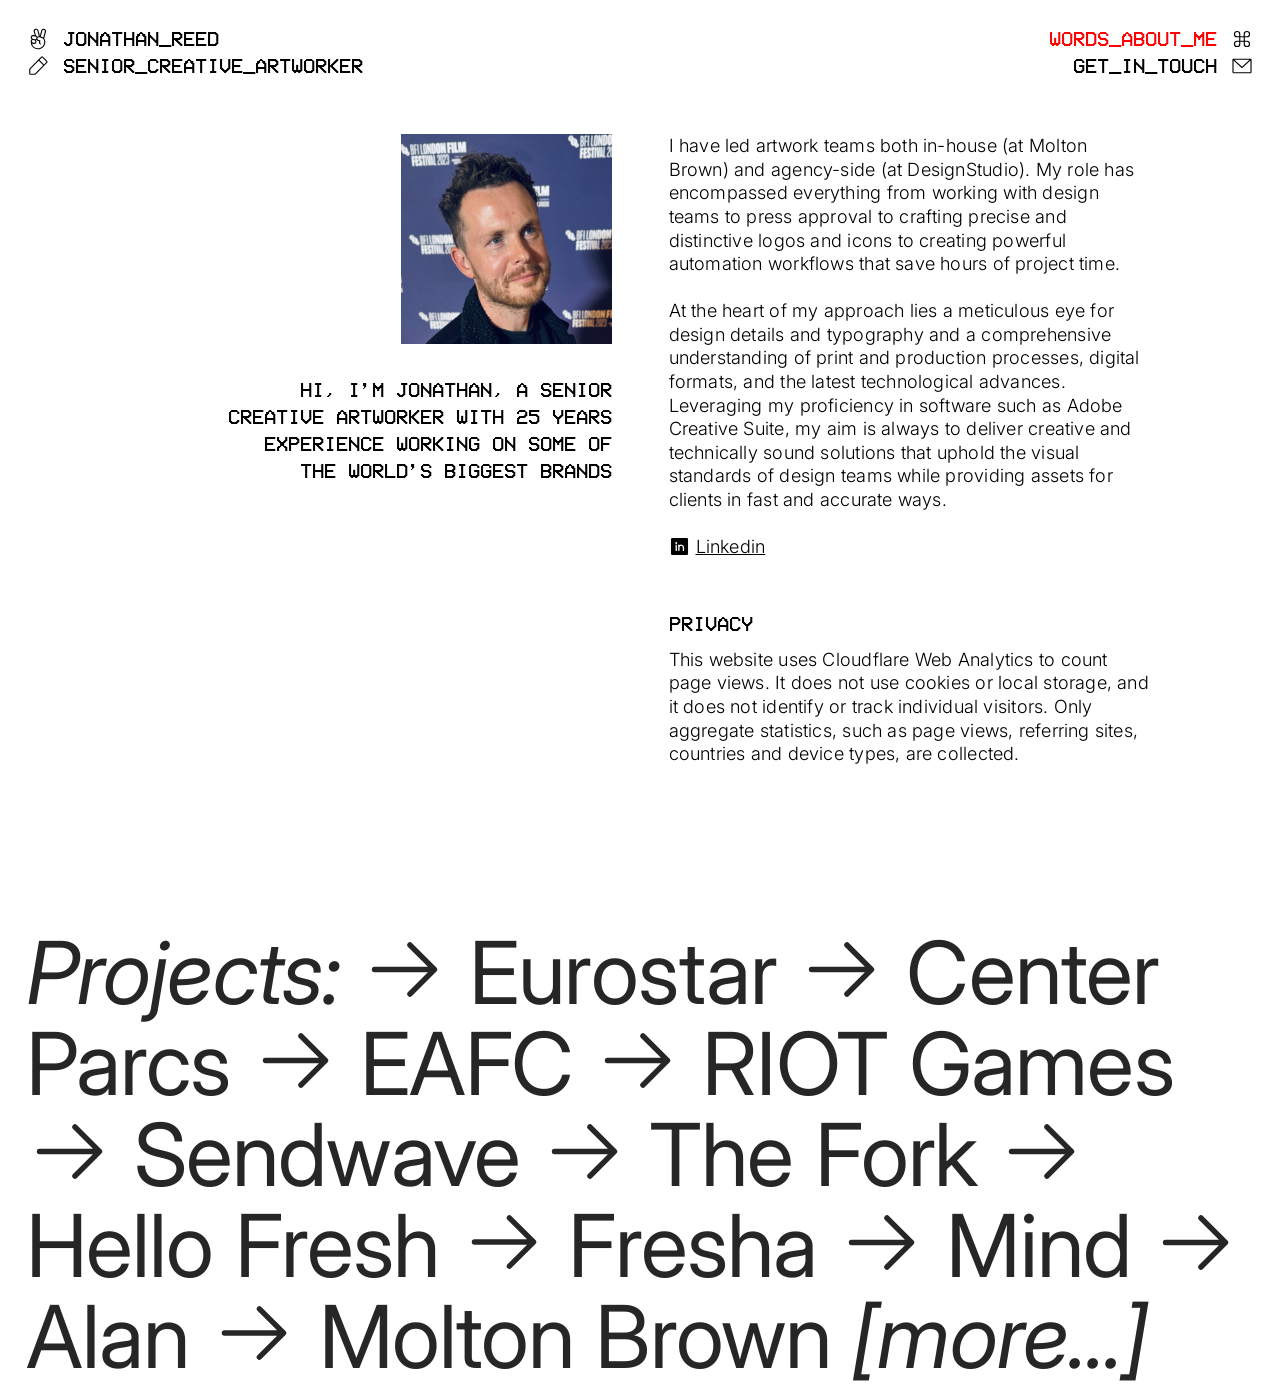
<file: about-me-1/index.html>
<!doctype html>
<html lang="en">
<head>
  <meta charset="utf-8">
  <title>jonathan reed</title>
  <link rel="canonical" href="https://jonathanreed.me/about/">
  <meta http-equiv="refresh" content="0; url=../about/">
</head>
<body><a href="../about/">About</a></body>
</html>
</file>
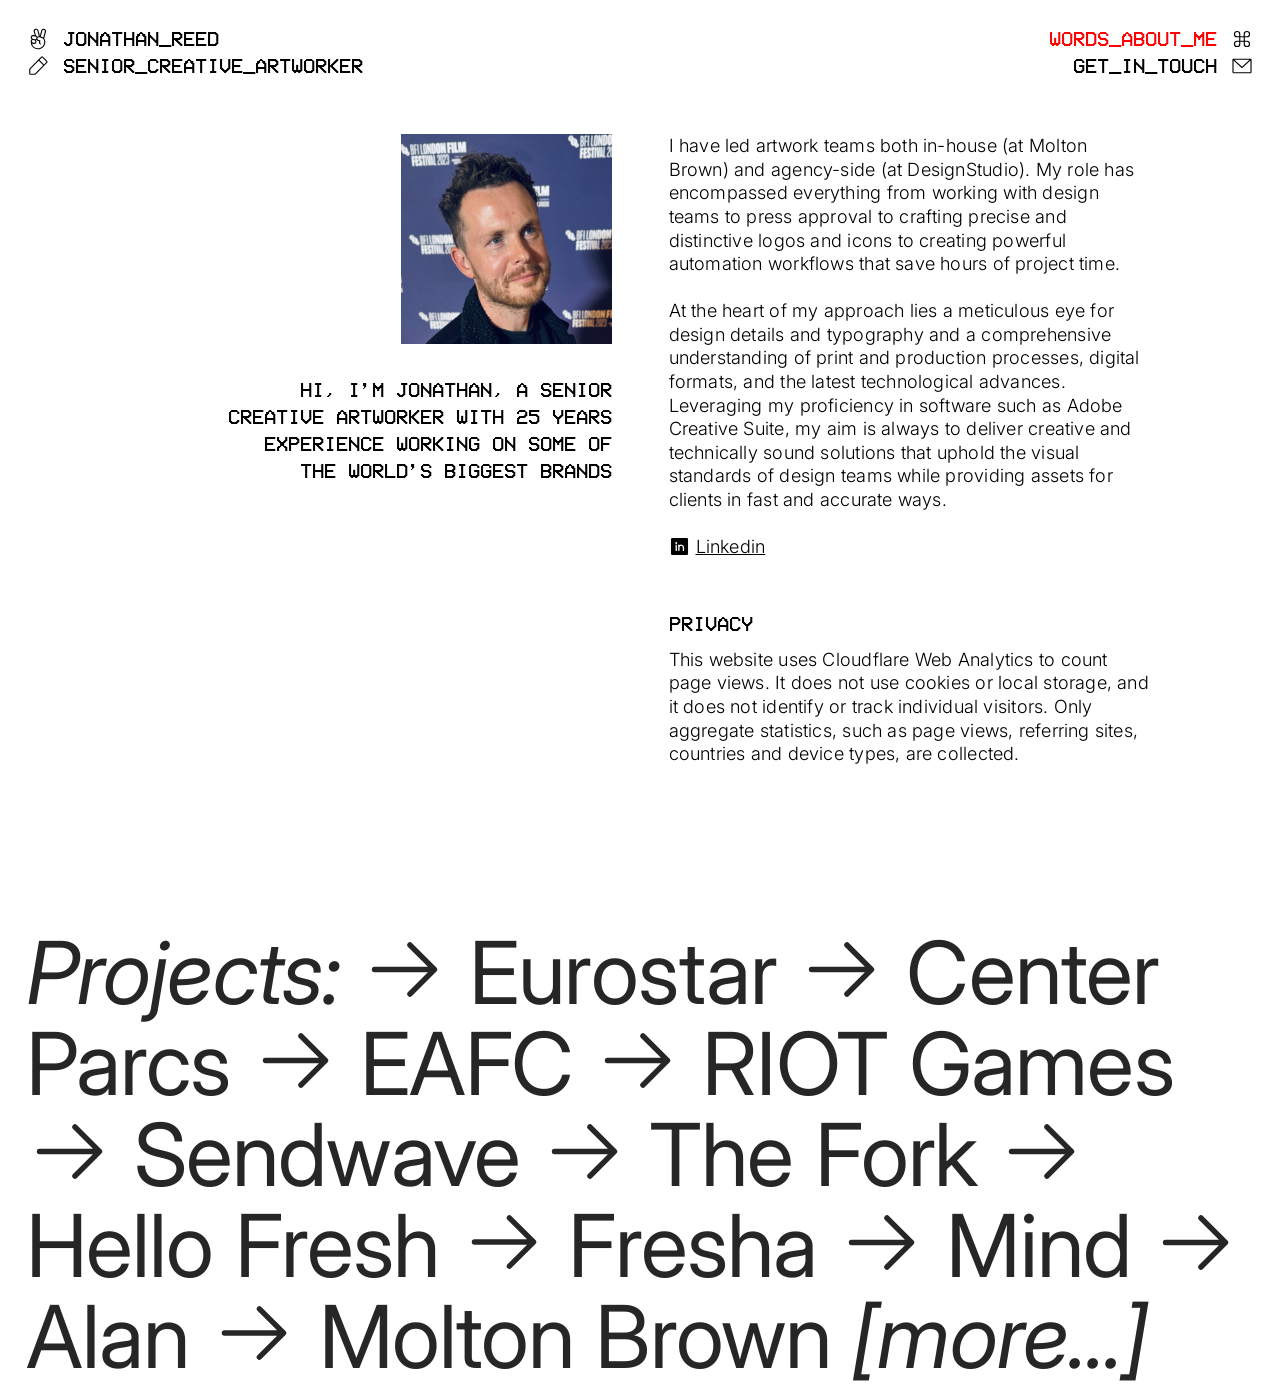
<file: about/index.html>
<!doctype html>
<html lang="en" class="no-js">
<head>
  <meta charset="utf-8">
  <meta name="viewport" content="width=device-width, initial-scale=1">
  <title>About — jonathan reed</title>
  <meta name="description" content="jonathan reed&#x27;s portfolio and contact details">
  <meta property="og:type" content="website">
  <meta property="og:site_name" content="jonathan reed">
  <meta property="og:title" content="About — jonathan reed">
  <meta property="og:description" content="jonathan reed&#x27;s portfolio and contact details">
  <meta property="og:url" content="https://jonathanreed.me/about/">
  <meta property="og:image" content="https://jonathanreed.me/assets/images/share.jpg">
  <meta property="og:image:width" content="1200">
  <meta property="og:image:height" content="630">
  <meta name="twitter:card" content="summary_large_image">
  <link rel="canonical" href="https://jonathanreed.me/about/">
  <link rel="icon" href="../assets/images/favicon.svg" type="image/svg+xml">
  <link rel="apple-touch-icon" href="../assets/images/apple-touch-icon.png">
  <link rel="preload" href="../assets/fonts/vcr-osd-mono.woff2" as="font" type="font/woff2" crossorigin>
  <link rel="stylesheet" href="../assets/css/styles.css?v=dev">
  <script src="../assets/js/main.js?v=dev" defer></script>
</head>
<body class="page-about">
<a class="skip-link" href="#main">Skip to content</a>
<header class="site-header site-header--black">
  <div class="nav"><a href="../"><span class="icon icon--peace" aria-hidden="true"></span> JONATHAN_REED<br>
<span class="icon icon--pencil" aria-hidden="true"></span> SENIOR_CREATIVE_ARTWORKER</a></div>
  <nav class="nav nav--right" aria-label="Site">
    <a href="../about/" class="active">WORDS_ABOUT_ME</a> <span class="icon icon--command" aria-hidden="true"></span><br>
    <a href="mailto:hello@jonathanreed.me">GET_IN_TOUCH</a> <span class="icon icon--mail" aria-hidden="true"></span>
  </nav>
</header>
<main id="main" class="about">
<div class="cols" style="--gutter:4.4rem"><div class="col" style="--span:6"><div class="align-right"><figure class="media scaled zoomable" style="width:43.6%"><a href="../assets/media/about/avatar.jpg" data-zoom><img src="../assets/media/about/avatar.jpg" srcset="../assets/media/about/avatar-1200.jpg 1200w, ../assets/media/about/avatar.jpg 2400w" sizes="100vw" width="2696" height="2696" alt="Avatar" loading="lazy" decoding="async"></a></figure></div><div class="align-right"><span class="intro"><br>
HI, I’M JONATHAN, A SENIOR<br>
CREATIVE ARTWORKER WITH 25 YEARS EXPERIENCE WORKING ON SOME OF<br>
THE WORLD’S BIGGEST BRANDS<br></span></div></div><div class="col" style="--span:6">I have led artwork teams both in-house (at Molton Brown) and agency-side (at DesignStudio). My role has encompassed everything from working with design teams to press approval to crafting precise and distinctive logos and icons to creating powerful automation workflows that save hours of project time.<br>
<br>
At the heart of my approach lies a meticulous eye for design details and typography and a comprehensive understanding of print and production processes, digital formats, and the latest technological advances. Leveraging my proficiency in software such as Adobe Creative Suite, my aim is always to deliver creative and technically sound solutions that uphold the visual standards of design teams while providing assets for clients in fast and accurate ways.<br>
<br>
<span class="icon icon--linkedin" aria-hidden="true"></span> <a href="https://www.linkedin.com/in/jonathanareed/" rel="noopener" target="_blank">Linkedin</a>
<section class="privacy" aria-labelledby="privacy-heading">
  <h3 id="privacy-heading">PRIVACY</h3>
  <p>This website uses Cloudflare Web Analytics to count page views. It does not use cookies or local storage, and it does not identify or track individual visitors. Only aggregate statistics, such as page views, referring sites, countries and device types, are collected.</p>
</section></div></div>
</main>
<footer class="site-footer">
  <h1 class="projects"><i>Projects:</i> <span class="icon icon--arrow-right" aria-hidden="true"></span> <a href="../eurostar/">Eurostar</a> <span class="icon icon--arrow-right" aria-hidden="true"></span> <a href="../center-parcs/">Center Parcs</a> <span class="icon icon--arrow-right" aria-hidden="true"></span> <a href="../eafc/">EAFC</a> <span class="icon icon--arrow-right" aria-hidden="true"></span> <a href="../riot-games/">RIOT Games</a> <span class="icon icon--arrow-right" aria-hidden="true"></span> <a href="../sendwave/">Sendwave</a> <span class="icon icon--arrow-right" aria-hidden="true"></span> <a href="../the-fork/">The Fork</a> <span class="icon icon--arrow-right" aria-hidden="true"></span> <a href="../hello-fresh/">Hello Fresh</a> <span class="icon icon--arrow-right" aria-hidden="true"></span> <a href="../fresha/">Fresha</a> <span class="icon icon--arrow-right" aria-hidden="true"></span> <a href="../mind/">Mind</a> <span class="icon icon--arrow-right" aria-hidden="true"></span> <a href="../alan/">Alan</a> <span class="icon icon--arrow-right" aria-hidden="true"></span> <a href="../molton-brown/">Molton Brown</a> <i><a href="../more/">[more...]</a></i></h1>
</footer>

  <!-- Cloudflare Web Analytics --><script type='module' src='https://static.cloudflareinsights.com/beacon.min.js' data-cf-beacon='{"token": "20a8a993c7c740b4acc0a126cea4087b"}'></script><!-- End Cloudflare Web Analytics -->
</body>
</html>
</file>
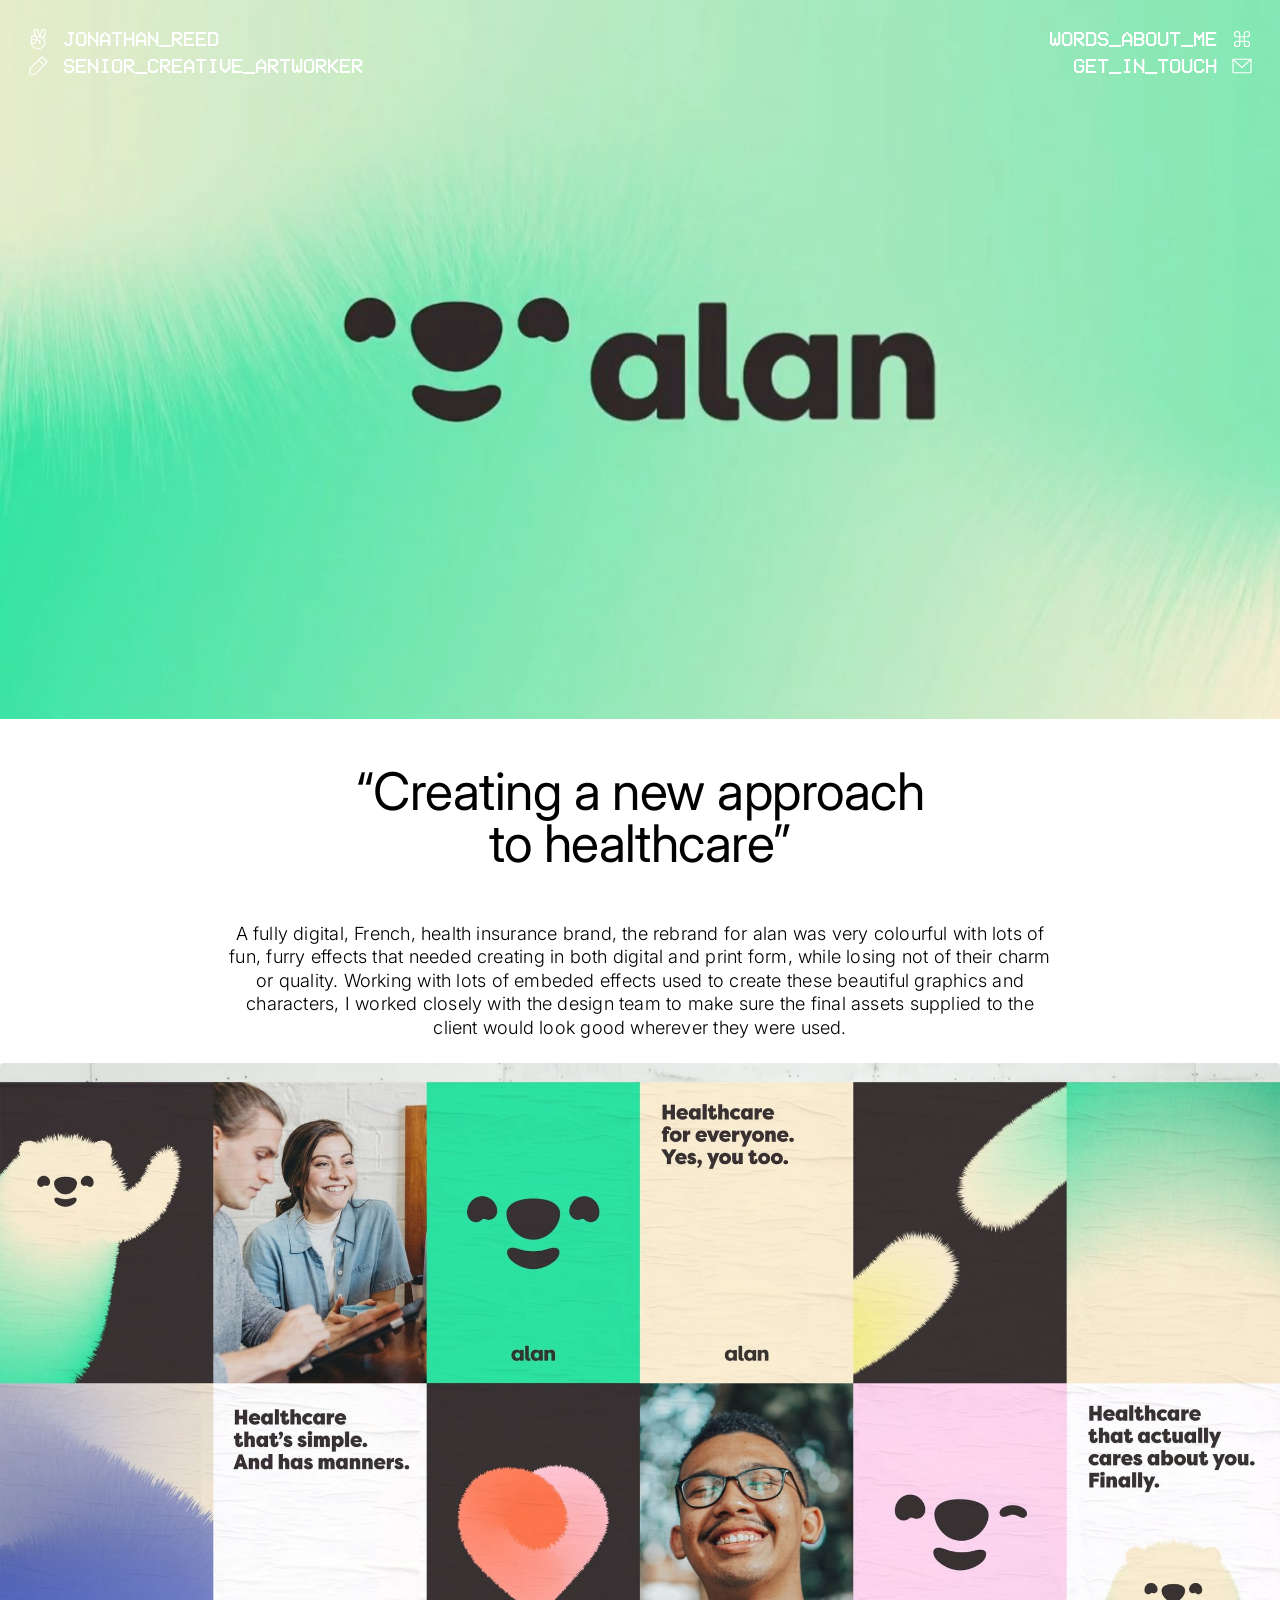
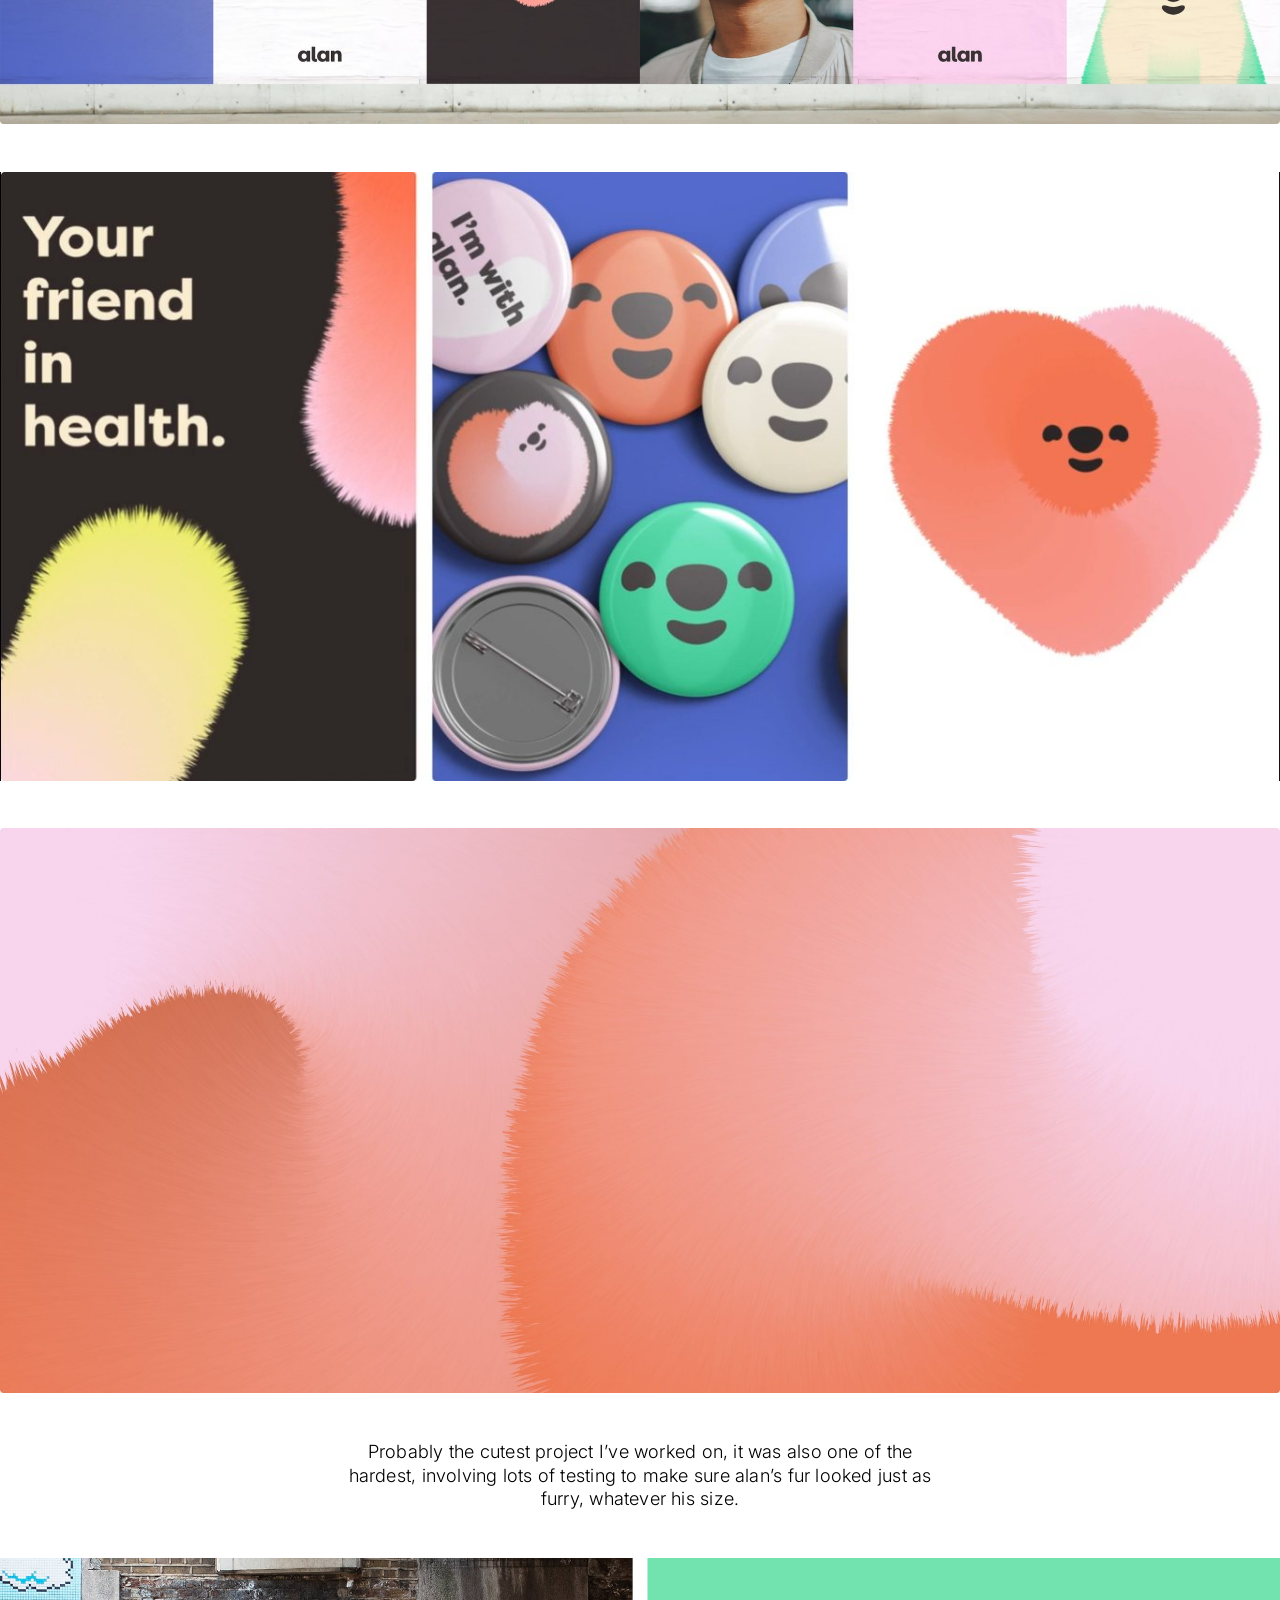
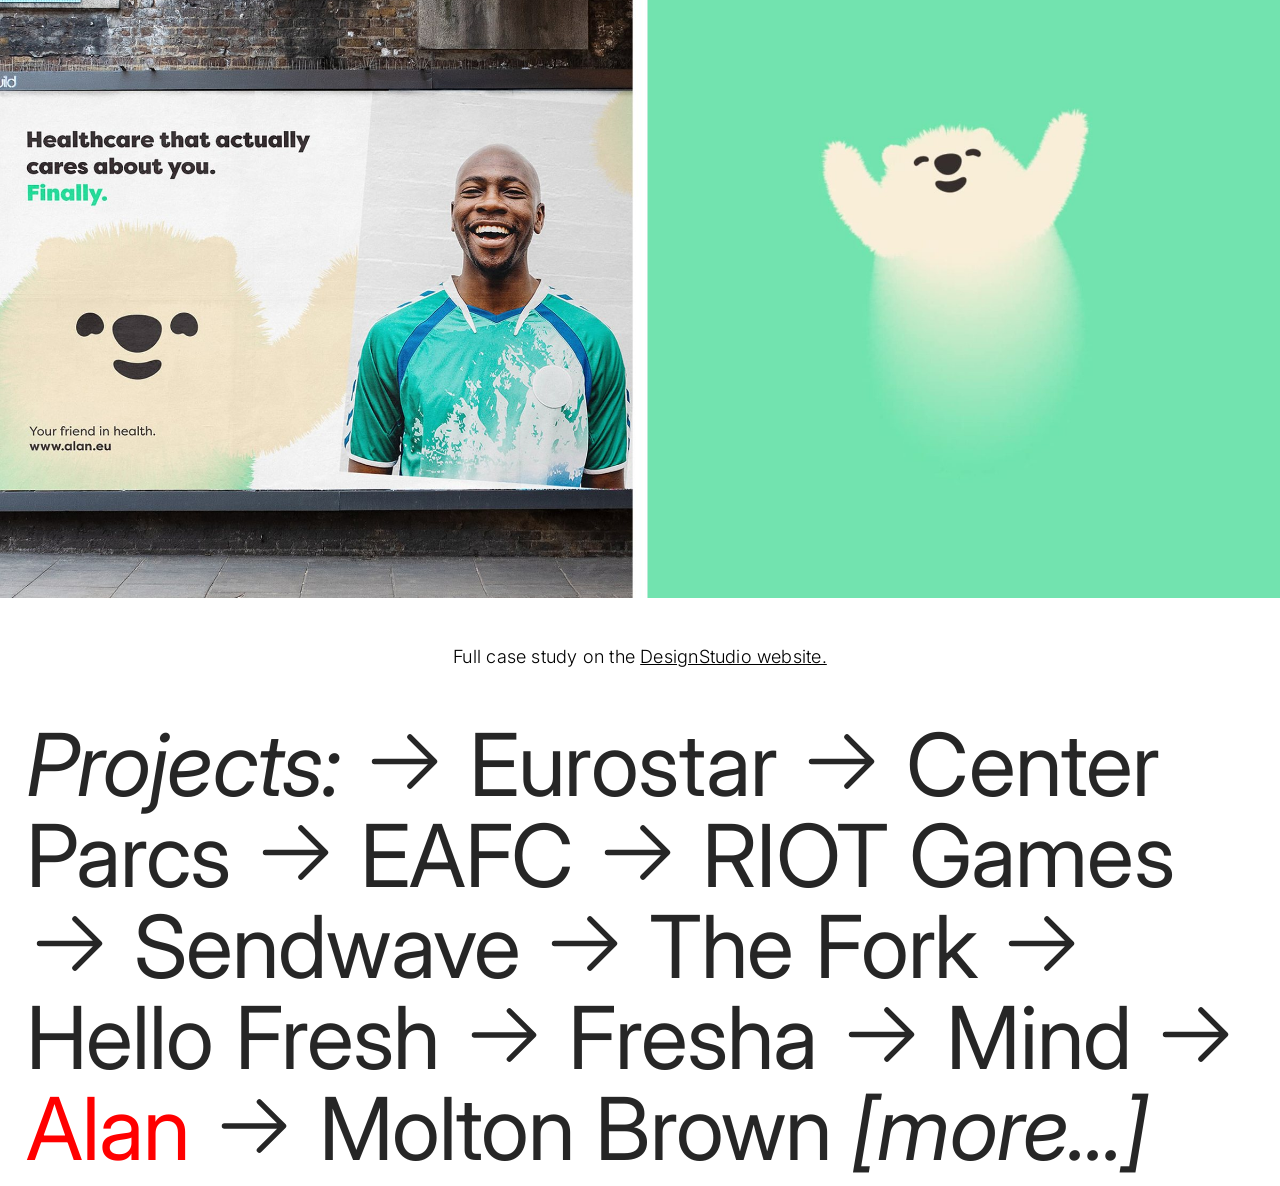
<file: alan/index.html>
<!doctype html>
<html lang="en" class="no-js">
<head>
  <meta charset="utf-8">
  <meta name="viewport" content="width=device-width, initial-scale=1">
  <title>Alan — jonathan reed</title>
  <meta name="description" content="jonathan reed&#x27;s portfolio and contact details">
  <meta property="og:type" content="website">
  <meta property="og:site_name" content="jonathan reed">
  <meta property="og:title" content="Alan — jonathan reed">
  <meta property="og:description" content="jonathan reed&#x27;s portfolio and contact details">
  <meta property="og:url" content="https://jonathanreed.me/alan/">
  <meta property="og:image" content="https://jonathanreed.me/assets/images/share.jpg">
  <meta property="og:image:width" content="1200">
  <meta property="og:image:height" content="630">
  <meta name="twitter:card" content="summary_large_image">
  <link rel="canonical" href="https://jonathanreed.me/alan/">
  <link rel="icon" href="../assets/images/favicon.svg" type="image/svg+xml">
  <link rel="apple-touch-icon" href="../assets/images/apple-touch-icon.png">
  <link rel="preload" href="../assets/fonts/vcr-osd-mono.woff2" as="font" type="font/woff2" crossorigin>
  <link rel="stylesheet" href="../assets/css/styles.css?v=dev">
  <script src="../assets/js/main.js?v=dev" defer></script>
</head>
<body class="page-project">
<a class="skip-link" href="#main">Skip to content</a>
<header class="site-header site-header--white">
  <div class="nav"><a href="../"><span class="icon icon--peace" aria-hidden="true"></span> JONATHAN_REED<br>
<span class="icon icon--pencil" aria-hidden="true"></span> SENIOR_CREATIVE_ARTWORKER</a></div>
  <nav class="nav nav--right" aria-label="Site">
    <a href="../about/">WORDS_ABOUT_ME</a> <span class="icon icon--command" aria-hidden="true"></span><br>
    <a href="mailto:hello@jonathanreed.me">GET_IN_TOUCH</a> <span class="icon icon--mail" aria-hidden="true"></span>
  </nav>
</header>
<main id="main" class="project">
<div class="hero"><figure class="media"><video src="../assets/media/alan/alan-header.mp4" poster="../assets/media/alan/alan-header-poster.jpg" width="1282" height="720" autoplay muted loop playsinline preload="metadata"></video></figure></div><div class="cols"><div class="col col--empty" style="--span:4"></div><div class="col col--empty" style="--span:4"><br>
<br>
</div><div class="col col--empty" style="--span:4"></div></div><div class="cols"><div class="col col--empty" style="--span:3"></div><div class="col" style="--span:6"><div class="align-center"><h2><a href="https://www.design.studio/work/alan" rel="noopener" target="_blank">“Creating a new approach to healthcare”</a><br>
<br>
</h2></div></div><div class="col col--empty" style="--span:3"></div></div><div class="cols cols--no-stack" style="--gutter:1.0rem;--mobile-gutter:0.0rem"><div class="col col--empty" style="--span:2"></div><div class="col" style="--span:8"><div class="align-center">A fully digital, French, health insurance brand, the rebrand for alan was very colourful with lots of fun, furry effects that needed creating in both digital and print form, while losing not of their charm or quality. Working with lots of embeded effects used to create these beautiful graphics and characters, I worked closely with the design team to make sure the final assets supplied to the client would look good wherever they were used.<br>
<br>
</div></div><div class="col col--empty" style="--span:2"></div></div><div class="gallery"><div class="gallery__item" style="--ar:1.9360"><figure class="media zoomable"><a href="../assets/media/alan/alan-posters.jpg" data-zoom><img src="../assets/media/alan/alan-posters.jpg" srcset="../assets/media/alan/alan-posters-1200.jpg 1200w, ../assets/media/alan/alan-posters.jpg 2400w" sizes="100vw" width="2784" height="1438" alt="Alan posters" loading="lazy" decoding="async"></a></figure></div></div><br>
<br>
<div class="gallery"><div class="gallery__item" style="--ar:2.1015"><figure class="media"><video src="../assets/media/alan/alan-assets.mp4" poster="../assets/media/alan/alan-assets-poster.jpg" width="1366" height="650" autoplay muted loop playsinline preload="metadata"></video></figure></div></div><br>
<br>
<div class="gallery"><div class="gallery__item" style="--ar:2.2634"><figure class="media zoomable"><a href="../assets/media/alan/alan-patterns.jpg" data-zoom><img src="../assets/media/alan/alan-patterns.jpg" srcset="../assets/media/alan/alan-patterns-1200.jpg 1200w, ../assets/media/alan/alan-patterns.jpg 2400w" sizes="100vw" width="2784" height="1230" alt="Alan patterns" loading="lazy" decoding="async"></a></figure></div></div><div class="cols"><div class="col col--empty" style="--span:3"></div><div class="col" style="--span:6"><br>
<br>
<div class="align-center">Probably the cutest project I’ve worked on, it was also one of the hardest, involving lots of testing to make sure alan’s fur looked just as furry, whatever his size.<br></div>
<br>
<br>
</div><div class="col col--empty" style="--span:3"></div></div><div class="gallery"><div class="gallery__item" style="--ar:2.0000"><figure class="media zoomable"><a href="../assets/media/alan/alan-ooh.jpg" data-zoom><img src="../assets/media/alan/alan-ooh.jpg" srcset="../assets/media/alan/alan-ooh-1200.jpg 1200w, ../assets/media/alan/alan-ooh.jpg 2400w" sizes="100vw" width="2748" height="1374" alt="Alan ooh" loading="lazy" decoding="async"></a></figure></div></div><div class="cols"><div class="col col--empty" style="--span:3"></div><div class="col" style="--span:6"><div class="align-center"><br>
<br>
Full case study on the <a href="https://www.design.studio/work/alan" rel="noopener" target="_blank">DesignStudio website.</a><br>
</div><br></div><div class="col col--empty" style="--span:3"></div></div>
</main>
<footer class="site-footer">
  <h1 class="projects"><i>Projects:</i> <span class="icon icon--arrow-right" aria-hidden="true"></span> <a href="../eurostar/">Eurostar</a> <span class="icon icon--arrow-right" aria-hidden="true"></span> <a href="../center-parcs/">Center Parcs</a> <span class="icon icon--arrow-right" aria-hidden="true"></span> <a href="../eafc/">EAFC</a> <span class="icon icon--arrow-right" aria-hidden="true"></span> <a href="../riot-games/">RIOT Games</a> <span class="icon icon--arrow-right" aria-hidden="true"></span> <a href="../sendwave/">Sendwave</a> <span class="icon icon--arrow-right" aria-hidden="true"></span> <a href="../the-fork/">The Fork</a> <span class="icon icon--arrow-right" aria-hidden="true"></span> <a href="../hello-fresh/">Hello Fresh</a> <span class="icon icon--arrow-right" aria-hidden="true"></span> <a href="../fresha/">Fresha</a> <span class="icon icon--arrow-right" aria-hidden="true"></span> <a href="../mind/">Mind</a> <span class="icon icon--arrow-right" aria-hidden="true"></span> <a href="../alan/" class="active">Alan</a> <span class="icon icon--arrow-right" aria-hidden="true"></span> <a href="../molton-brown/">Molton Brown</a> <i><a href="../more/">[more...]</a></i></h1>
</footer>

  <!-- Cloudflare Web Analytics --><script type='module' src='https://static.cloudflareinsights.com/beacon.min.js' data-cf-beacon='{"token": "20a8a993c7c740b4acc0a126cea4087b"}'></script><!-- End Cloudflare Web Analytics -->
</body>
</html>
</file>
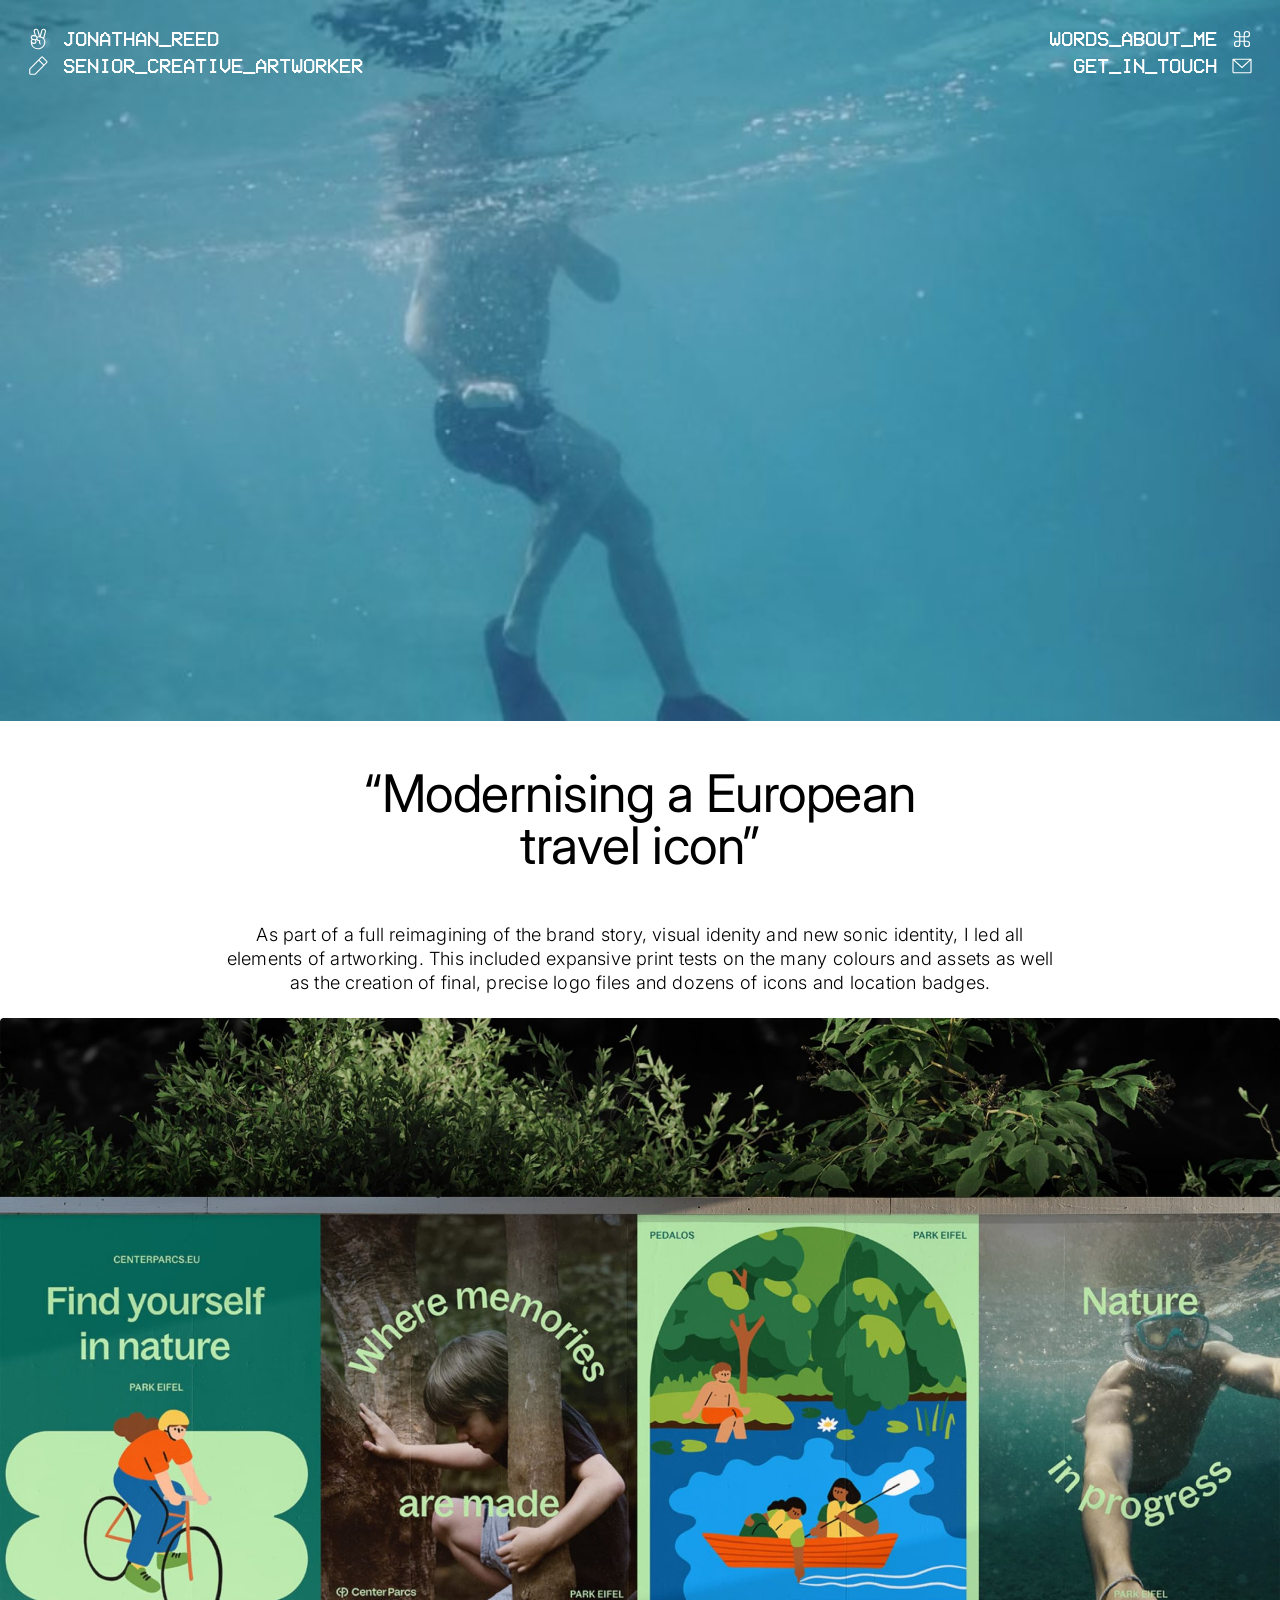
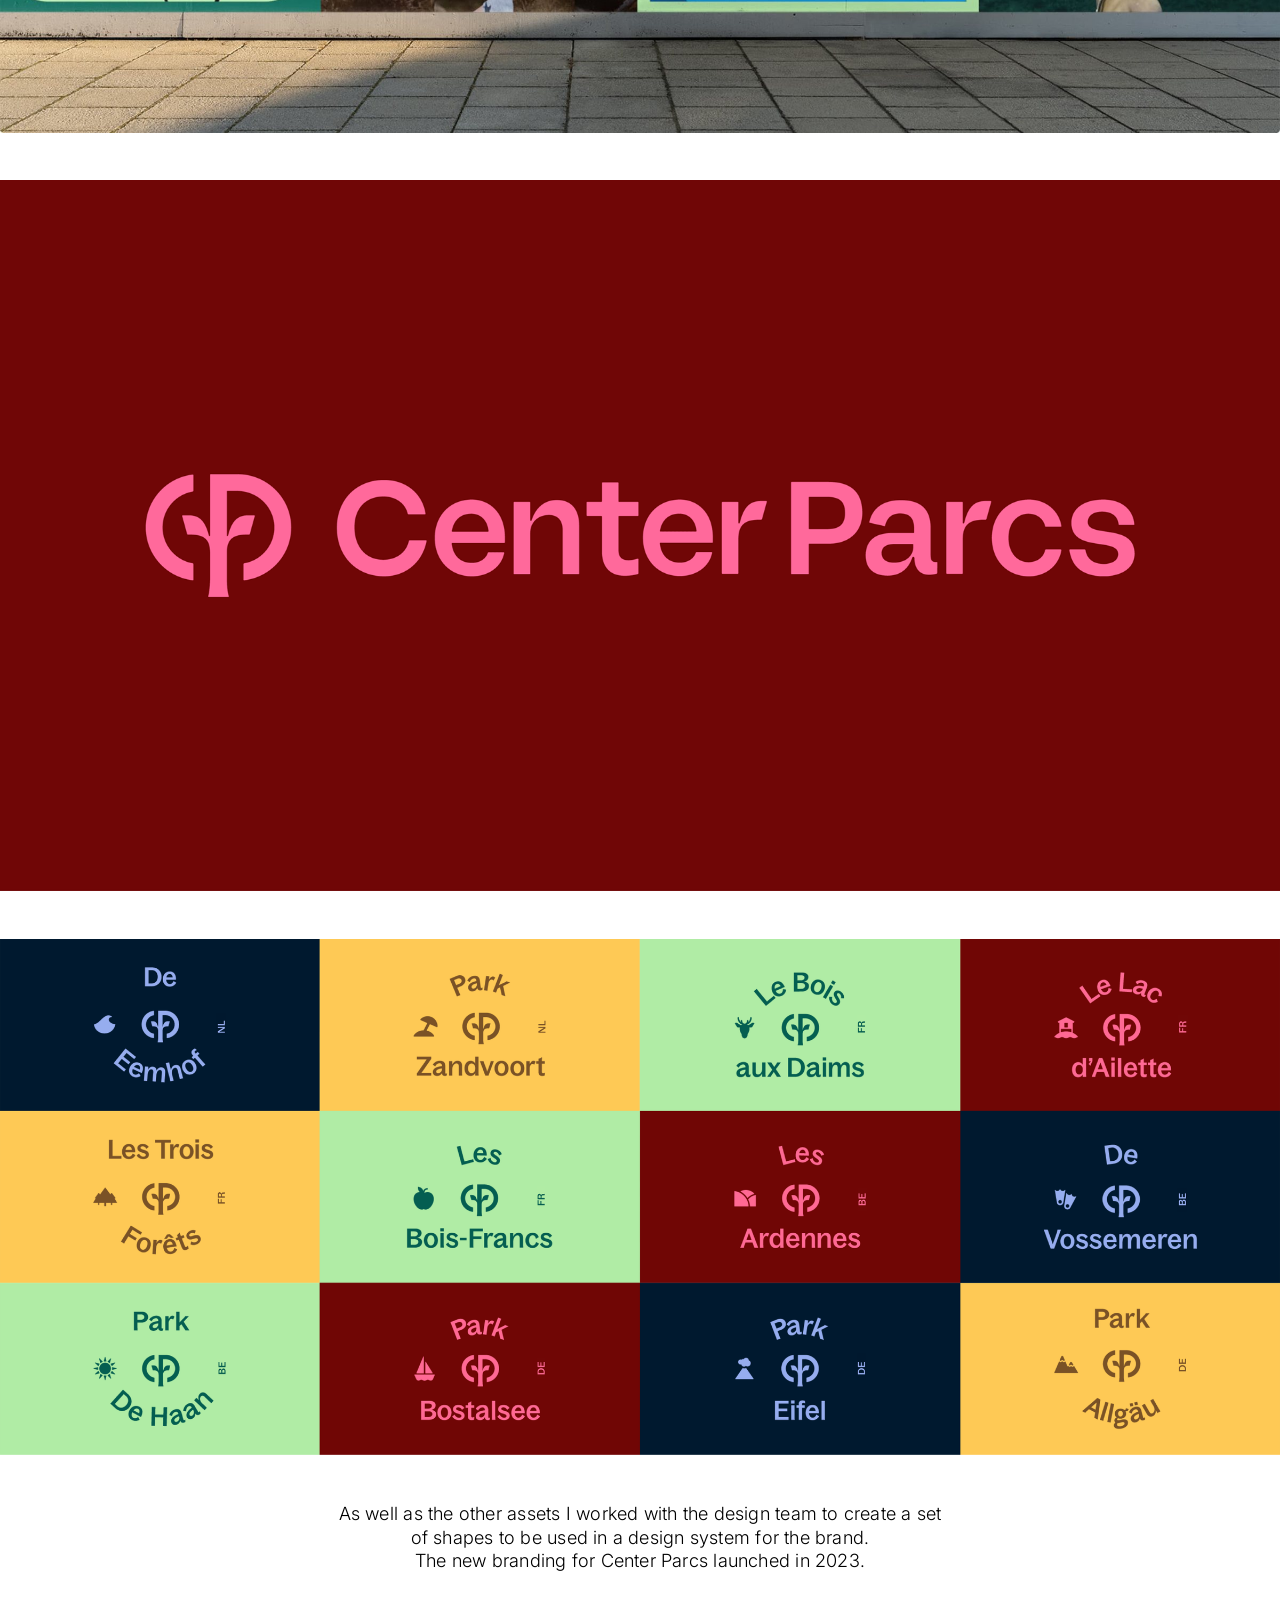
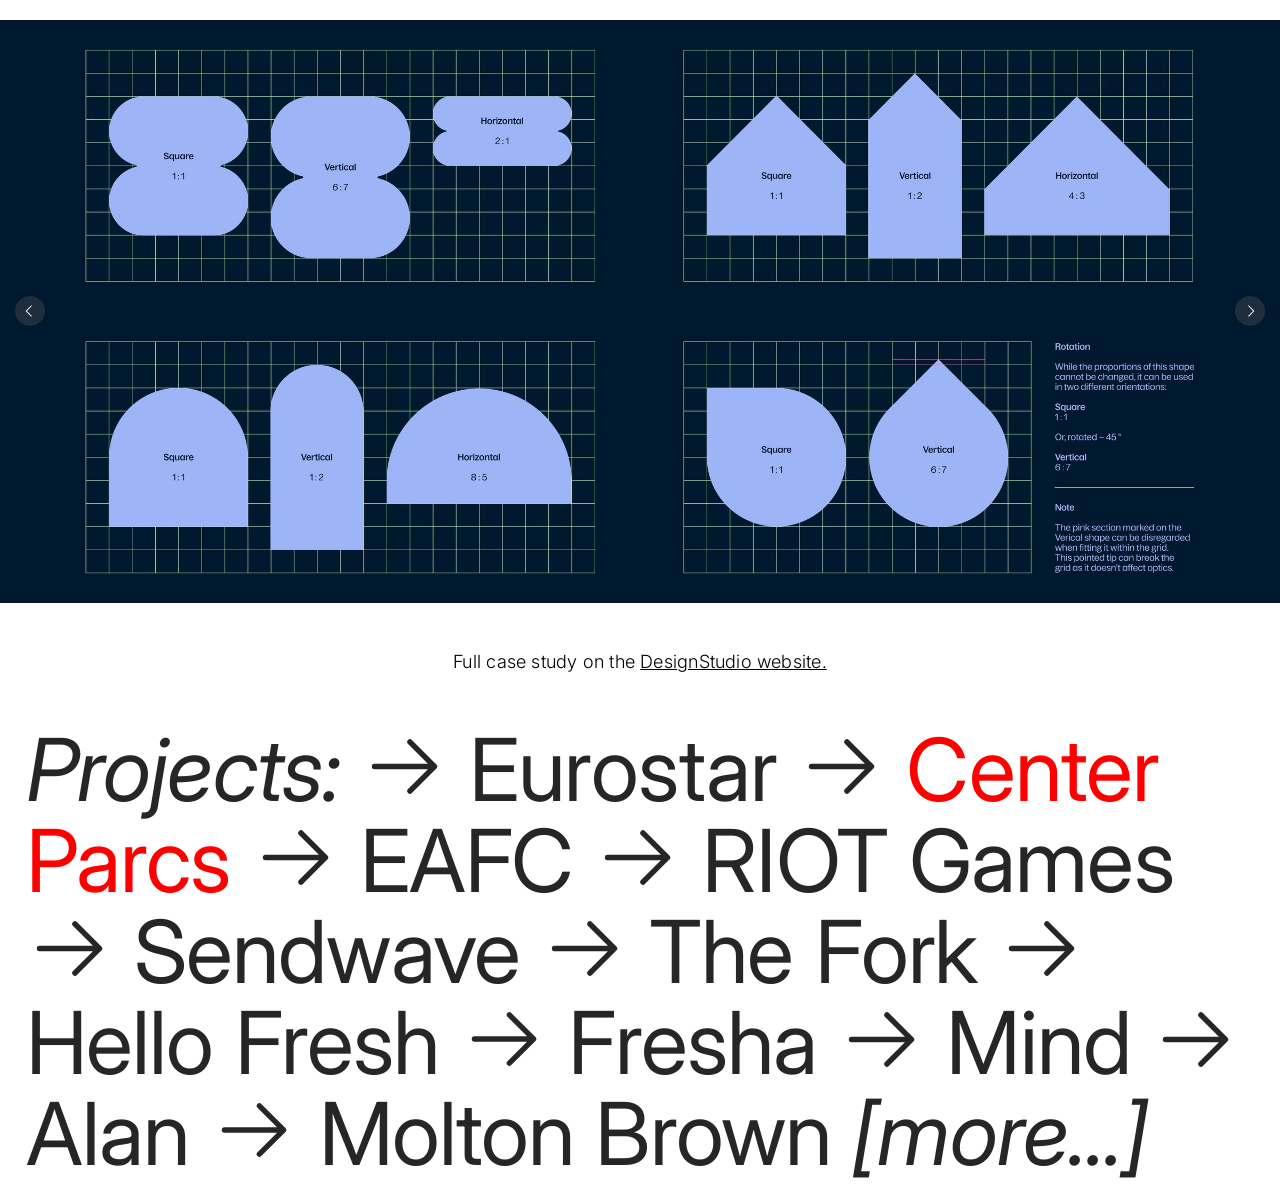
<file: center-parcs/index.html>
<!doctype html>
<html lang="en" class="no-js">
<head>
  <meta charset="utf-8">
  <meta name="viewport" content="width=device-width, initial-scale=1">
  <title>Center Parcs — jonathan reed</title>
  <meta name="description" content="jonathan reed&#x27;s portfolio and contact details">
  <meta property="og:type" content="website">
  <meta property="og:site_name" content="jonathan reed">
  <meta property="og:title" content="Center Parcs — jonathan reed">
  <meta property="og:description" content="jonathan reed&#x27;s portfolio and contact details">
  <meta property="og:url" content="https://jonathanreed.me/center-parcs/">
  <meta property="og:image" content="https://jonathanreed.me/assets/images/share.jpg">
  <meta property="og:image:width" content="1200">
  <meta property="og:image:height" content="630">
  <meta name="twitter:card" content="summary_large_image">
  <link rel="canonical" href="https://jonathanreed.me/center-parcs/">
  <link rel="icon" href="../assets/images/favicon.svg" type="image/svg+xml">
  <link rel="apple-touch-icon" href="../assets/images/apple-touch-icon.png">
  <link rel="preload" href="../assets/fonts/vcr-osd-mono.woff2" as="font" type="font/woff2" crossorigin>
  <link rel="stylesheet" href="../assets/css/styles.css?v=dev">
  <script src="../assets/js/main.js?v=dev" defer></script>
</head>
<body class="page-project">
<a class="skip-link" href="#main">Skip to content</a>
<header class="site-header site-header--white">
  <div class="nav"><a href="../"><span class="icon icon--peace" aria-hidden="true"></span> JONATHAN_REED<br>
<span class="icon icon--pencil" aria-hidden="true"></span> SENIOR_CREATIVE_ARTWORKER</a></div>
  <nav class="nav nav--right" aria-label="Site">
    <a href="../about/">WORDS_ABOUT_ME</a> <span class="icon icon--command" aria-hidden="true"></span><br>
    <a href="mailto:hello@jonathanreed.me">GET_IN_TOUCH</a> <span class="icon icon--mail" aria-hidden="true"></span>
  </nav>
</header>
<main id="main" class="project">
<div class="hero"><figure class="media"><video src="../assets/media/center-parcs/center-parcs-header.mp4" poster="../assets/media/center-parcs/center-parcs-header-poster.jpg" width="856" height="482" autoplay muted loop playsinline preload="metadata"></video></figure></div><div class="cols"><div class="col col--empty" style="--span:4"></div><div class="col col--empty" style="--span:4"><br>
<br>
</div><div class="col col--empty" style="--span:4"></div></div><div class="cols"><div class="col col--empty" style="--span:3"></div><div class="col" style="--span:6"><div class="align-center"><h2><a href="https://www.design.studio/work/center-parcs-europe" rel="noopener" target="_blank">“Modernising a European travel icon”</a><br>
<br>
</h2></div></div><div class="col col--empty" style="--span:3"></div></div><div class="cols cols--no-stack" style="--gutter:1.0rem;--mobile-gutter:0.0rem"><div class="col col--empty" style="--span:2"></div><div class="col" style="--span:8"><div class="align-center">As part of a full reimagining of the brand story, visual idenity and new sonic identity, I led all elements of artworking. This included expansive print tests on the many colours and assets as well as the creation of final, precise logo files and dozens of icons and location badges.<br>
<br>
</div></div><div class="col col--empty" style="--span:2"></div></div><div class="gallery"><div class="gallery__item" style="--ar:1.7892"><figure class="media zoomable"><a href="../assets/media/center-parcs/center-parcs-ooh.jpg" data-zoom><img src="../assets/media/center-parcs/center-parcs-ooh.jpg" srcset="../assets/media/center-parcs/center-parcs-ooh-1200.jpg 1200w, ../assets/media/center-parcs/center-parcs-ooh.jpg 2400w" sizes="100vw" width="2784" height="1556" alt="Center parcs ooh" loading="lazy" decoding="async"></a></figure></div></div><br>
<br>
<div class="gallery"><div class="gallery__item" style="--ar:1.7994"><figure class="media zoomable"><a href="../assets/media/center-parcs/center-parcs-logo.gif" data-zoom><img src="../assets/media/center-parcs/center-parcs-logo.gif" width="1920" height="1067" alt="Center parcs logo" loading="lazy" decoding="async"></a></figure></div></div><br>
<br>
<div class="gallery"><div class="gallery__item" style="--ar:2.4785"><figure class="media zoomable"><a href="../assets/media/center-parcs/center-parcs-locations.png" data-zoom><img src="../assets/media/center-parcs/center-parcs-locations.png" srcset="../assets/media/center-parcs/center-parcs-locations-1200.png 1200w, ../assets/media/center-parcs/center-parcs-locations.png 2400w" sizes="100vw" width="5760" height="2324" alt="Center parcs locations" loading="lazy" decoding="async"></a></figure></div></div><div class="cols"><div class="col col--empty" style="--span:3"></div><div class="col" style="--span:6"><br>
<br>
<div class="align-center">As well as the other assets I worked with the design team to create a set of shapes to be used in a design system for the brand.<br>
The new branding for Center Parcs launched in 2023.</div>
<br>
<br>
</div><div class="col col--empty" style="--span:3"></div></div><div class="slideshow" data-delay="3.5" data-shuffle data-pause-on-hover style="--ratio:0.4552"><div class="slideshow__track"><div class="slide"><figure class="media zoomable"><a href="../assets/media/center-parcs/center-parcs-25.png" data-zoom><img src="../assets/media/center-parcs/center-parcs-25.png" srcset="../assets/media/center-parcs/center-parcs-25-1200.png 1200w, ../assets/media/center-parcs/center-parcs-25.png 2400w" sizes="100vw" width="5440" height="2320" alt="Center parcs" loading="lazy" decoding="async"></a></figure></div><div class="slide"><figure class="media zoomable"><a href="../assets/media/center-parcs/center-parcs-shapes.jpg" data-zoom><img src="../assets/media/center-parcs/center-parcs-shapes.jpg" srcset="../assets/media/center-parcs/center-parcs-shapes-1200.jpg 1200w, ../assets/media/center-parcs/center-parcs-shapes.jpg 2400w" sizes="100vw" width="5760" height="2320" alt="Center parcs shapes" loading="lazy" decoding="async"></a></figure></div><div class="slide"><figure class="media zoomable"><a href="../assets/media/center-parcs/center-parcs-shapes-ratio.jpg" data-zoom><img src="../assets/media/center-parcs/center-parcs-shapes-ratio.jpg" srcset="../assets/media/center-parcs/center-parcs-shapes-ratio-1200.jpg 1200w, ../assets/media/center-parcs/center-parcs-shapes-ratio.jpg 2400w" sizes="100vw" width="10193" height="4640" alt="Center parcs shapes ratio" loading="lazy" decoding="async"></a></figure></div></div><button class="slideshow__prev" type="button" aria-label="Previous image"></button><button class="slideshow__next" type="button" aria-label="Next image"></button></div><div class="cols"><div class="col col--empty" style="--span:3"></div><div class="col" style="--span:6"><div class="align-center"><br>
<br>
Full case study on the <a href="https://www.design.studio/work/center-parcs-europe" rel="noopener" target="_blank">DesignStudio website.</a><br>
</div><br></div><div class="col col--empty" style="--span:3"></div></div>
</main>
<footer class="site-footer">
  <h1 class="projects"><i>Projects:</i> <span class="icon icon--arrow-right" aria-hidden="true"></span> <a href="../eurostar/">Eurostar</a> <span class="icon icon--arrow-right" aria-hidden="true"></span> <a href="../center-parcs/" class="active">Center Parcs</a> <span class="icon icon--arrow-right" aria-hidden="true"></span> <a href="../eafc/">EAFC</a> <span class="icon icon--arrow-right" aria-hidden="true"></span> <a href="../riot-games/">RIOT Games</a> <span class="icon icon--arrow-right" aria-hidden="true"></span> <a href="../sendwave/">Sendwave</a> <span class="icon icon--arrow-right" aria-hidden="true"></span> <a href="../the-fork/">The Fork</a> <span class="icon icon--arrow-right" aria-hidden="true"></span> <a href="../hello-fresh/">Hello Fresh</a> <span class="icon icon--arrow-right" aria-hidden="true"></span> <a href="../fresha/">Fresha</a> <span class="icon icon--arrow-right" aria-hidden="true"></span> <a href="../mind/">Mind</a> <span class="icon icon--arrow-right" aria-hidden="true"></span> <a href="../alan/">Alan</a> <span class="icon icon--arrow-right" aria-hidden="true"></span> <a href="../molton-brown/">Molton Brown</a> <i><a href="../more/">[more...]</a></i></h1>
</footer>

  <!-- Cloudflare Web Analytics --><script type='module' src='https://static.cloudflareinsights.com/beacon.min.js' data-cf-beacon='{"token": "20a8a993c7c740b4acc0a126cea4087b"}'></script><!-- End Cloudflare Web Analytics -->
</body>
</html>
</file>
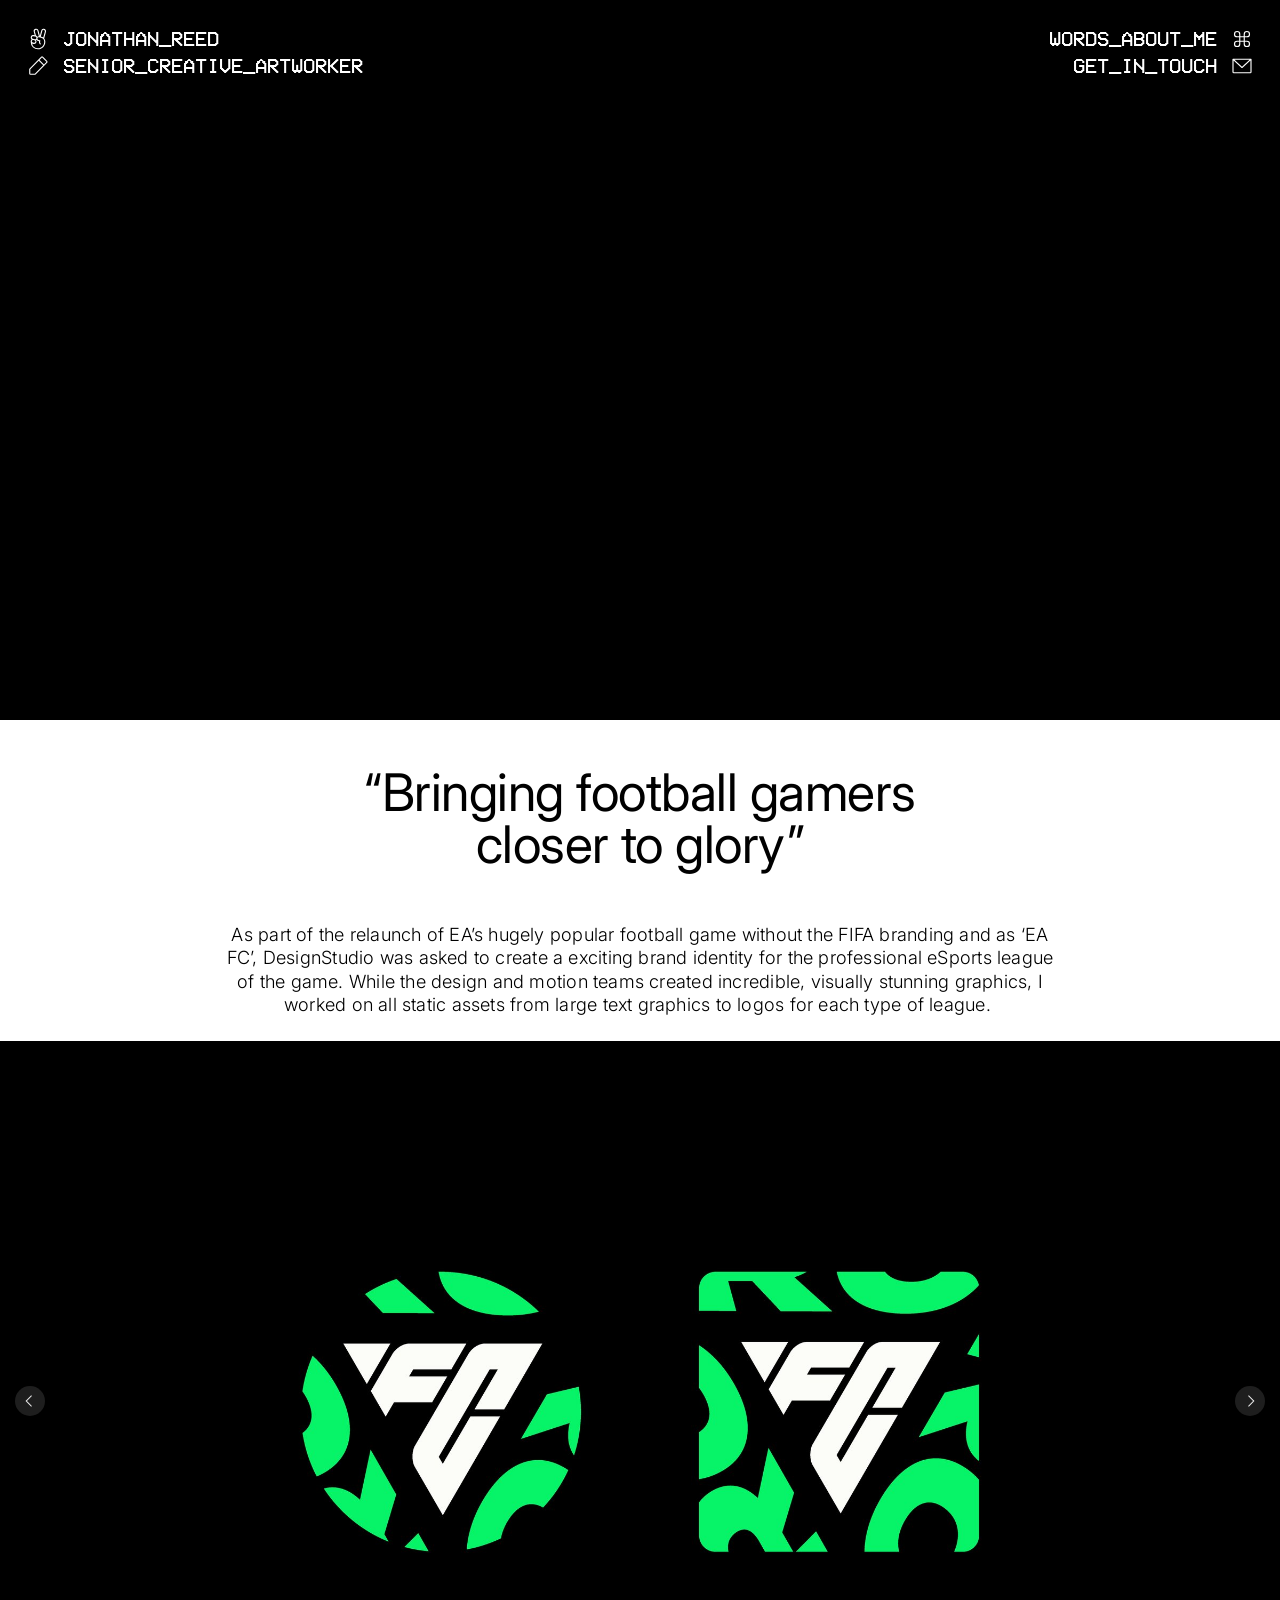
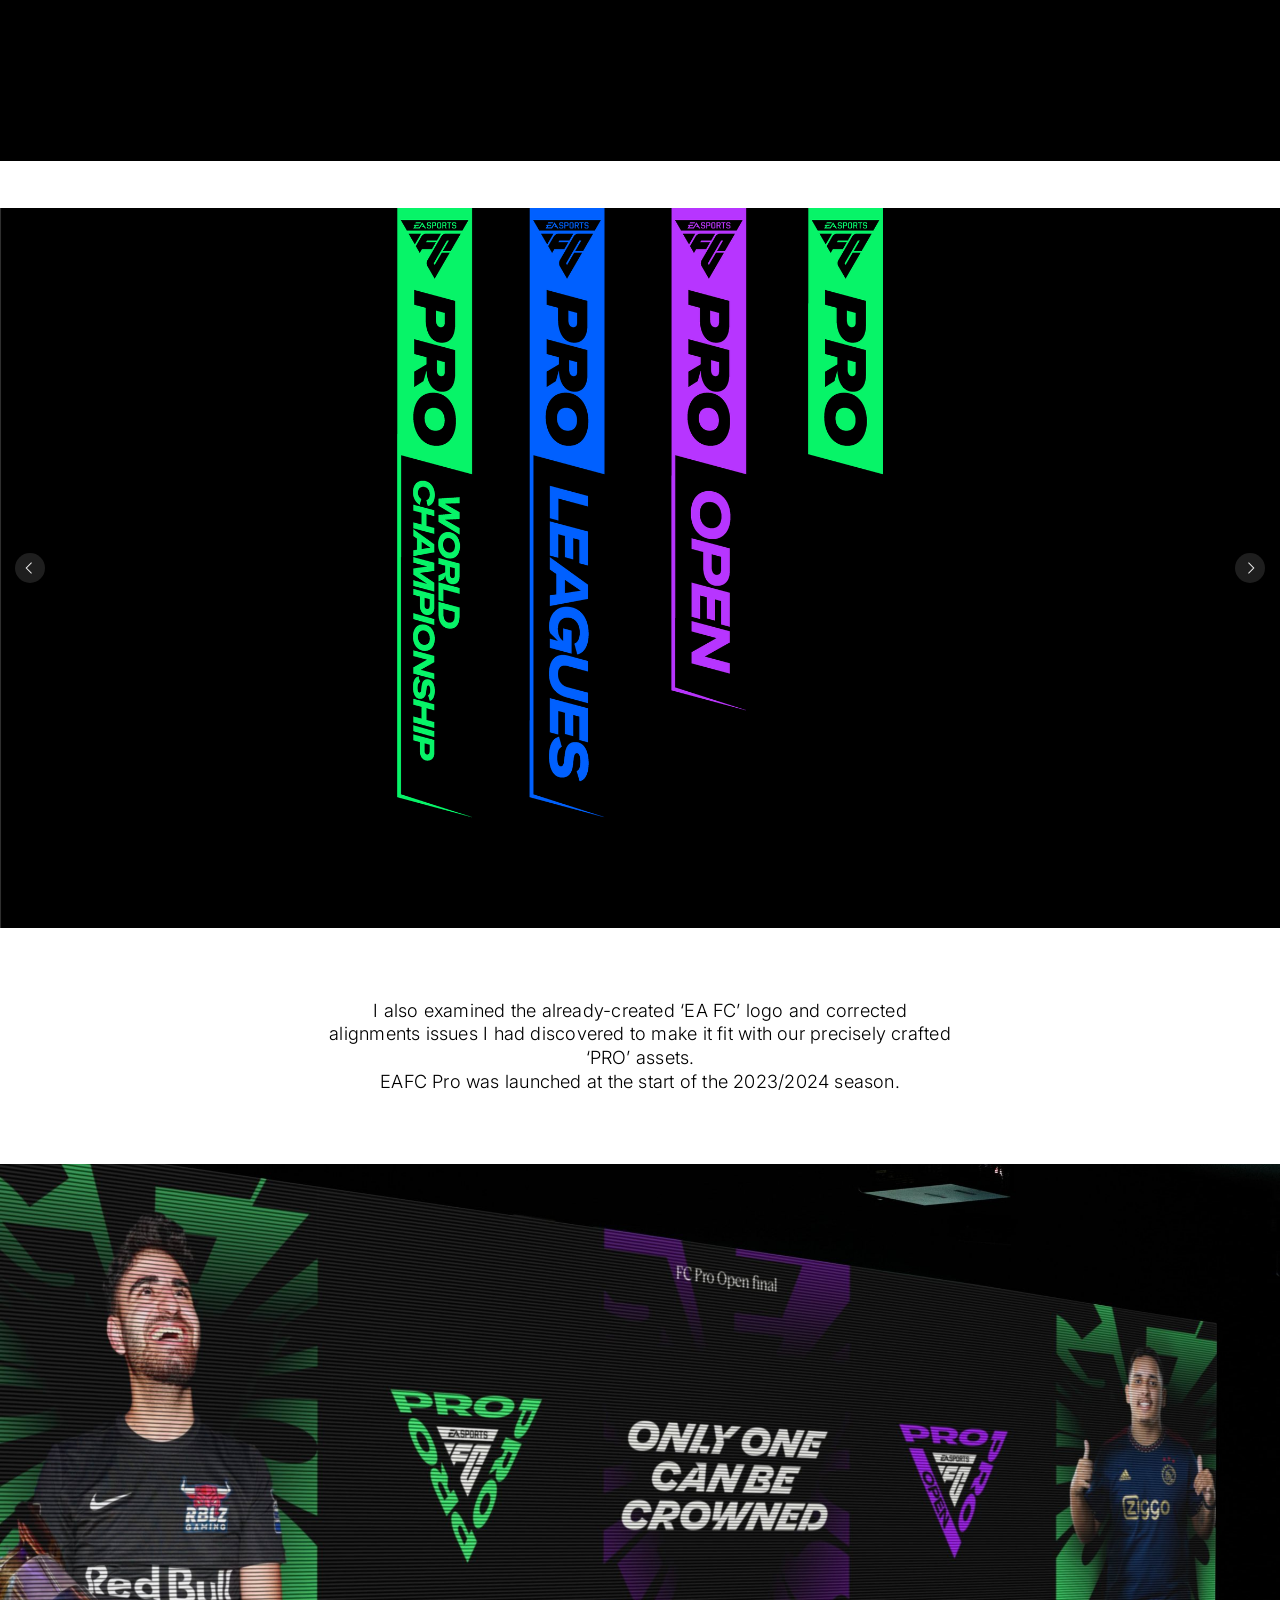
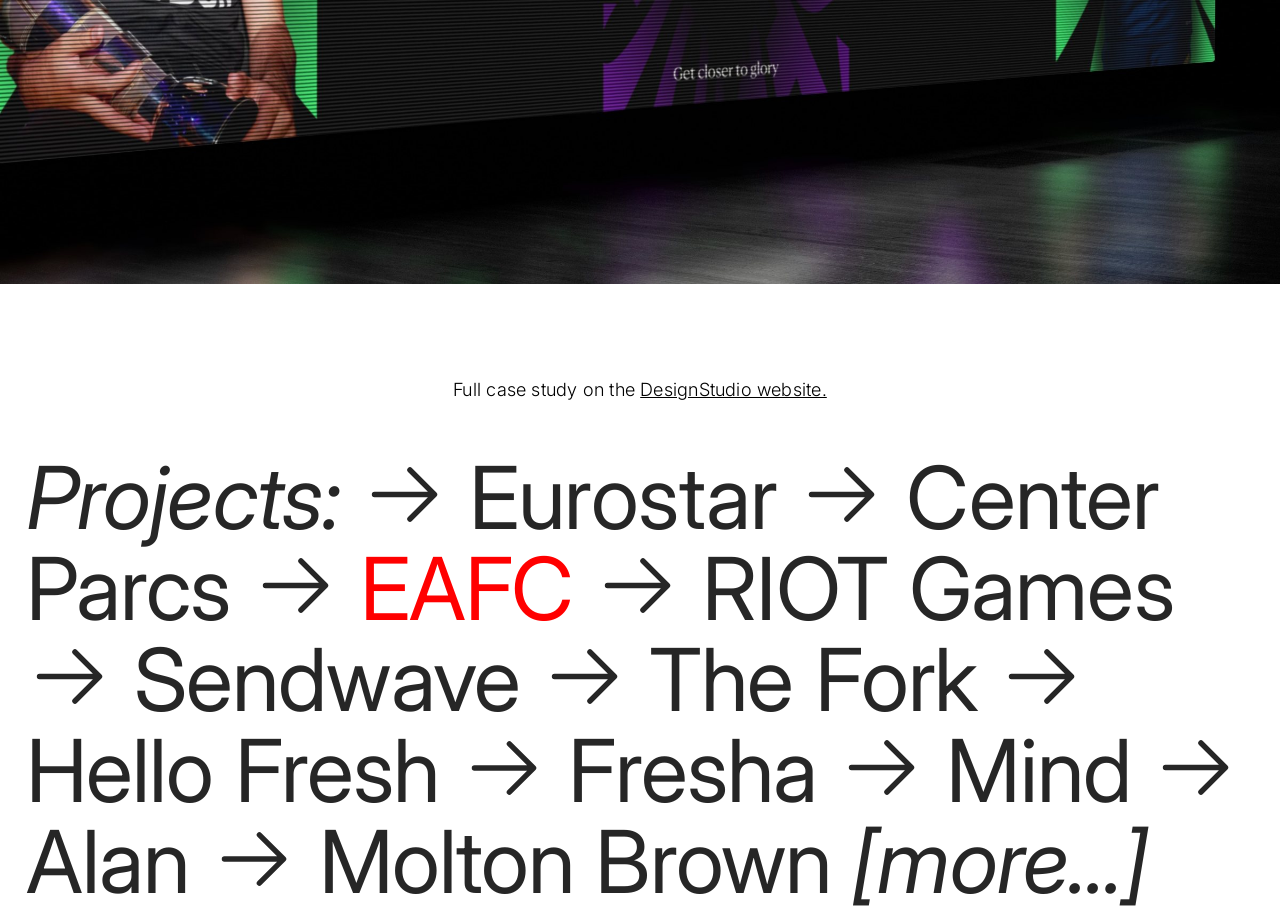
<file: eafc/index.html>
<!doctype html>
<html lang="en" class="no-js">
<head>
  <meta charset="utf-8">
  <meta name="viewport" content="width=device-width, initial-scale=1">
  <title>EAFC — jonathan reed</title>
  <meta name="description" content="jonathan reed&#x27;s portfolio and contact details">
  <meta property="og:type" content="website">
  <meta property="og:site_name" content="jonathan reed">
  <meta property="og:title" content="EAFC — jonathan reed">
  <meta property="og:description" content="jonathan reed&#x27;s portfolio and contact details">
  <meta property="og:url" content="https://jonathanreed.me/eafc/">
  <meta property="og:image" content="https://jonathanreed.me/assets/images/share.jpg">
  <meta property="og:image:width" content="1200">
  <meta property="og:image:height" content="630">
  <meta name="twitter:card" content="summary_large_image">
  <link rel="canonical" href="https://jonathanreed.me/eafc/">
  <link rel="icon" href="../assets/images/favicon.svg" type="image/svg+xml">
  <link rel="apple-touch-icon" href="../assets/images/apple-touch-icon.png">
  <link rel="preload" href="../assets/fonts/vcr-osd-mono.woff2" as="font" type="font/woff2" crossorigin>
  <link rel="stylesheet" href="../assets/css/styles.css?v=dev">
  <script src="../assets/js/main.js?v=dev" defer></script>
</head>
<body class="page-project">
<a class="skip-link" href="#main">Skip to content</a>
<header class="site-header site-header--white">
  <div class="nav"><a href="../"><span class="icon icon--peace" aria-hidden="true"></span> JONATHAN_REED<br>
<span class="icon icon--pencil" aria-hidden="true"></span> SENIOR_CREATIVE_ARTWORKER</a></div>
  <nav class="nav nav--right" aria-label="Site">
    <a href="../about/">WORDS_ABOUT_ME</a> <span class="icon icon--command" aria-hidden="true"></span><br>
    <a href="mailto:hello@jonathanreed.me">GET_IN_TOUCH</a> <span class="icon icon--mail" aria-hidden="true"></span>
  </nav>
</header>
<main id="main" class="project">
<div class="hero"><figure class="media"><video src="../assets/media/eafc/eafc-pro-header.mp4" poster="../assets/media/eafc/eafc-pro-header-poster.jpg" width="1920" height="1080" autoplay muted loop playsinline preload="metadata"></video></figure></div><div class="cols"><div class="col col--empty" style="--span:4"></div><div class="col col--empty" style="--span:4"><br>
<br>
</div><div class="col col--empty" style="--span:4"></div></div><div class="cols"><div class="col col--empty" style="--span:3"></div><div class="col" style="--span:6"><div class="align-center"><h2><a href="https://www.design.studio/work/eafcpro" rel="noopener" target="_blank">“Bringing football gamers closer to glory”</a><br>
<br>
</h2></div></div><div class="col col--empty" style="--span:3"></div></div><div class="cols cols--no-stack" style="--gutter:1.0rem;--mobile-gutter:0.0rem"><div class="col col--empty" style="--span:2"></div><div class="col" style="--span:8"><div class="align-center">As part of the relaunch of EA’s hugely popular football game without the FIFA branding and as ‘EA FC’, DesignStudio was asked to create a exciting brand identity for the professional eSports league of the game. While the design and motion teams created incredible, visually stunning graphics, I worked on all static assets from large text graphics to logos for each type of league. <br>
<br>
</div></div><div class="col col--empty" style="--span:2"></div></div><div class="slideshow" data-delay="3.5" data-shuffle data-pause-on-hover style="--ratio:0.5626"><div class="slideshow__track"><div class="slide"><figure class="media zoomable"><a href="../assets/media/eafc/eafc-pro-logos-1.png" data-zoom><img src="../assets/media/eafc/eafc-pro-logos-1.png" srcset="../assets/media/eafc/eafc-pro-logos-1-1200.png 1200w, ../assets/media/eafc/eafc-pro-logos-1.png 2400w" sizes="100vw" width="4001" height="2251" alt="Eafc pro logos" loading="lazy" decoding="async"></a></figure></div><div class="slide"><figure class="media zoomable"><a href="../assets/media/eafc/eafc-pro-logos-2.jpg" data-zoom><img src="../assets/media/eafc/eafc-pro-logos-2.jpg" srcset="../assets/media/eafc/eafc-pro-logos-2-1200.jpg 1200w, ../assets/media/eafc/eafc-pro-logos-2.jpg 2400w" sizes="100vw" width="4000" height="2250" alt="Eafc pro logos" loading="lazy" decoding="async"></a></figure></div></div><button class="slideshow__prev" type="button" aria-label="Previous image"></button><button class="slideshow__next" type="button" aria-label="Next image"></button></div><br>
<br>
<div class="slideshow" data-delay="3.5" data-shuffle data-pause-on-hover style="--ratio:0.5627"><div class="slideshow__track"><div class="slide"><figure class="media zoomable"><a href="../assets/media/eafc/eafc-pro-logos-3.png" data-zoom><img src="../assets/media/eafc/eafc-pro-logos-3.png" srcset="../assets/media/eafc/eafc-pro-logos-3-1200.png 1200w, ../assets/media/eafc/eafc-pro-logos-3.png 2400w" sizes="100vw" width="4001" height="2250" alt="Eafc pro logos" loading="lazy" decoding="async"></a></figure></div><div class="slide"><figure class="media zoomable"><a href="../assets/media/eafc/eafc-pro-logos-5.jpg" data-zoom><img src="../assets/media/eafc/eafc-pro-logos-5.jpg" srcset="../assets/media/eafc/eafc-pro-logos-5-1200.jpg 1200w, ../assets/media/eafc/eafc-pro-logos-5.jpg 2400w" sizes="100vw" width="4000" height="2251" alt="Eafc pro logos" loading="lazy" decoding="async"></a></figure></div><div class="slide"><figure class="media zoomable"><a href="../assets/media/eafc/eafc-pro-logos-4.png" data-zoom><img src="../assets/media/eafc/eafc-pro-logos-4.png" srcset="../assets/media/eafc/eafc-pro-logos-4-1200.png 1200w, ../assets/media/eafc/eafc-pro-logos-4.png 2400w" sizes="100vw" width="4001" height="2250" alt="Eafc pro logos" loading="lazy" decoding="async"></a></figure></div></div><button class="slideshow__prev" type="button" aria-label="Previous image"></button><button class="slideshow__next" type="button" aria-label="Next image"></button></div><div class="cols" style="--gutter:1rem"><div class="col col--empty" style="--span:3"></div><div class="col" style="--span:6"><br>
<br>
<br>
<div class="align-center">I also examined the already-created ‘EA FC’ logo and corrected alignments issues I had discovered to make it fit with our precisely crafted ‘PRO’ assets.<br>
EAFC Pro was launched at the start of the 2023/2024 season.<br>
<br></div>
</div><div class="col col--empty" style="--span:3"></div></div><br>
<br>
<div class="gallery"><div class="gallery__item" style="--ar:1.7777"><figure class="media zoomable"><a href="../assets/media/eafc/eafc-pro-tournament.jpg" data-zoom><img src="../assets/media/eafc/eafc-pro-tournament.jpg" srcset="../assets/media/eafc/eafc-pro-tournament-1200.jpg 1200w, ../assets/media/eafc/eafc-pro-tournament.jpg 2400w" sizes="100vw" width="5333" height="3000" alt="Eafc pro tournament" loading="lazy" decoding="async"></a></figure></div></div><br>
<br>
<div class="cols"><div class="col col--empty" style="--span:3"></div><div class="col" style="--span:6"><div class="align-center"><br>
<br>
Full case study on the <a href="https://www.design.studio/work/eafcpro" rel="noopener" target="_blank">DesignStudio website.</a><br>
</div><br></div><div class="col col--empty" style="--span:3"></div></div>
</main>
<footer class="site-footer">
  <h1 class="projects"><i>Projects:</i> <span class="icon icon--arrow-right" aria-hidden="true"></span> <a href="../eurostar/">Eurostar</a> <span class="icon icon--arrow-right" aria-hidden="true"></span> <a href="../center-parcs/">Center Parcs</a> <span class="icon icon--arrow-right" aria-hidden="true"></span> <a href="../eafc/" class="active">EAFC</a> <span class="icon icon--arrow-right" aria-hidden="true"></span> <a href="../riot-games/">RIOT Games</a> <span class="icon icon--arrow-right" aria-hidden="true"></span> <a href="../sendwave/">Sendwave</a> <span class="icon icon--arrow-right" aria-hidden="true"></span> <a href="../the-fork/">The Fork</a> <span class="icon icon--arrow-right" aria-hidden="true"></span> <a href="../hello-fresh/">Hello Fresh</a> <span class="icon icon--arrow-right" aria-hidden="true"></span> <a href="../fresha/">Fresha</a> <span class="icon icon--arrow-right" aria-hidden="true"></span> <a href="../mind/">Mind</a> <span class="icon icon--arrow-right" aria-hidden="true"></span> <a href="../alan/">Alan</a> <span class="icon icon--arrow-right" aria-hidden="true"></span> <a href="../molton-brown/">Molton Brown</a> <i><a href="../more/">[more...]</a></i></h1>
</footer>

  <!-- Cloudflare Web Analytics --><script type='module' src='https://static.cloudflareinsights.com/beacon.min.js' data-cf-beacon='{"token": "20a8a993c7c740b4acc0a126cea4087b"}'></script><!-- End Cloudflare Web Analytics -->
</body>
</html>
</file>
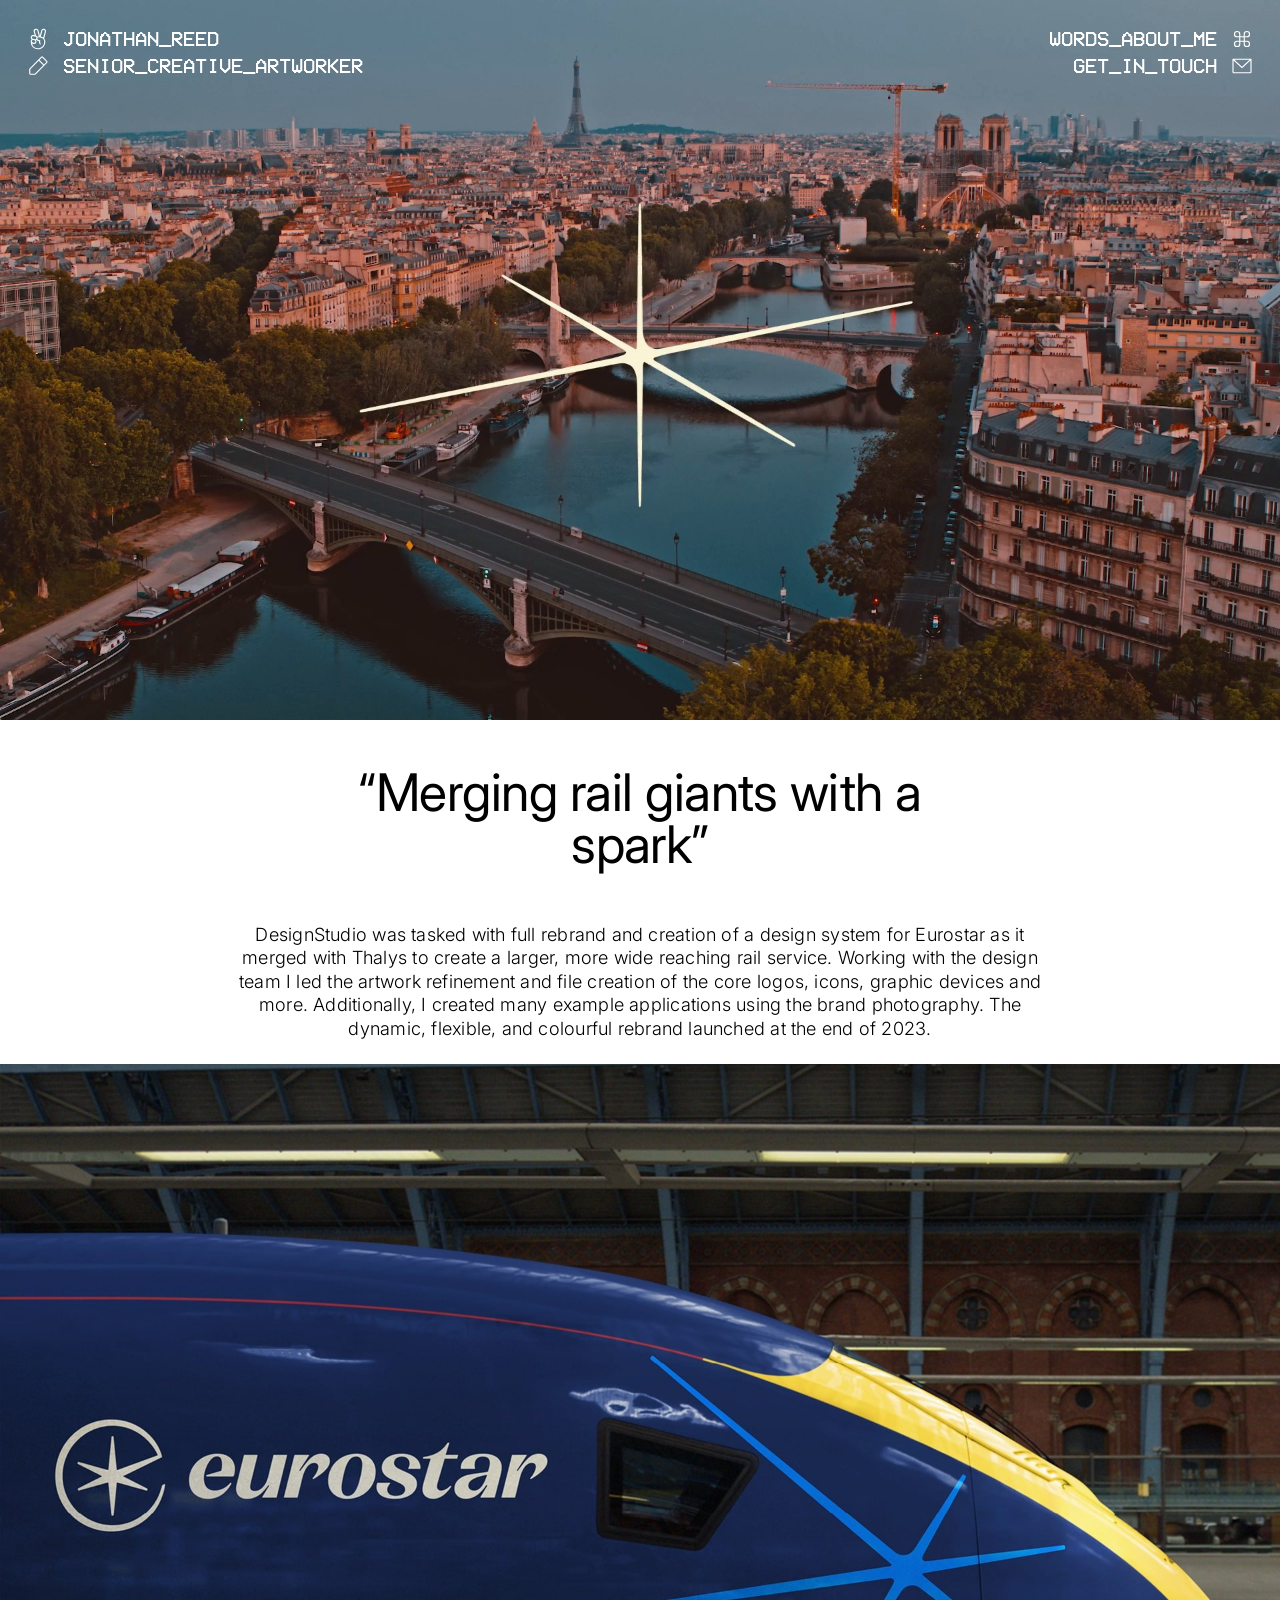
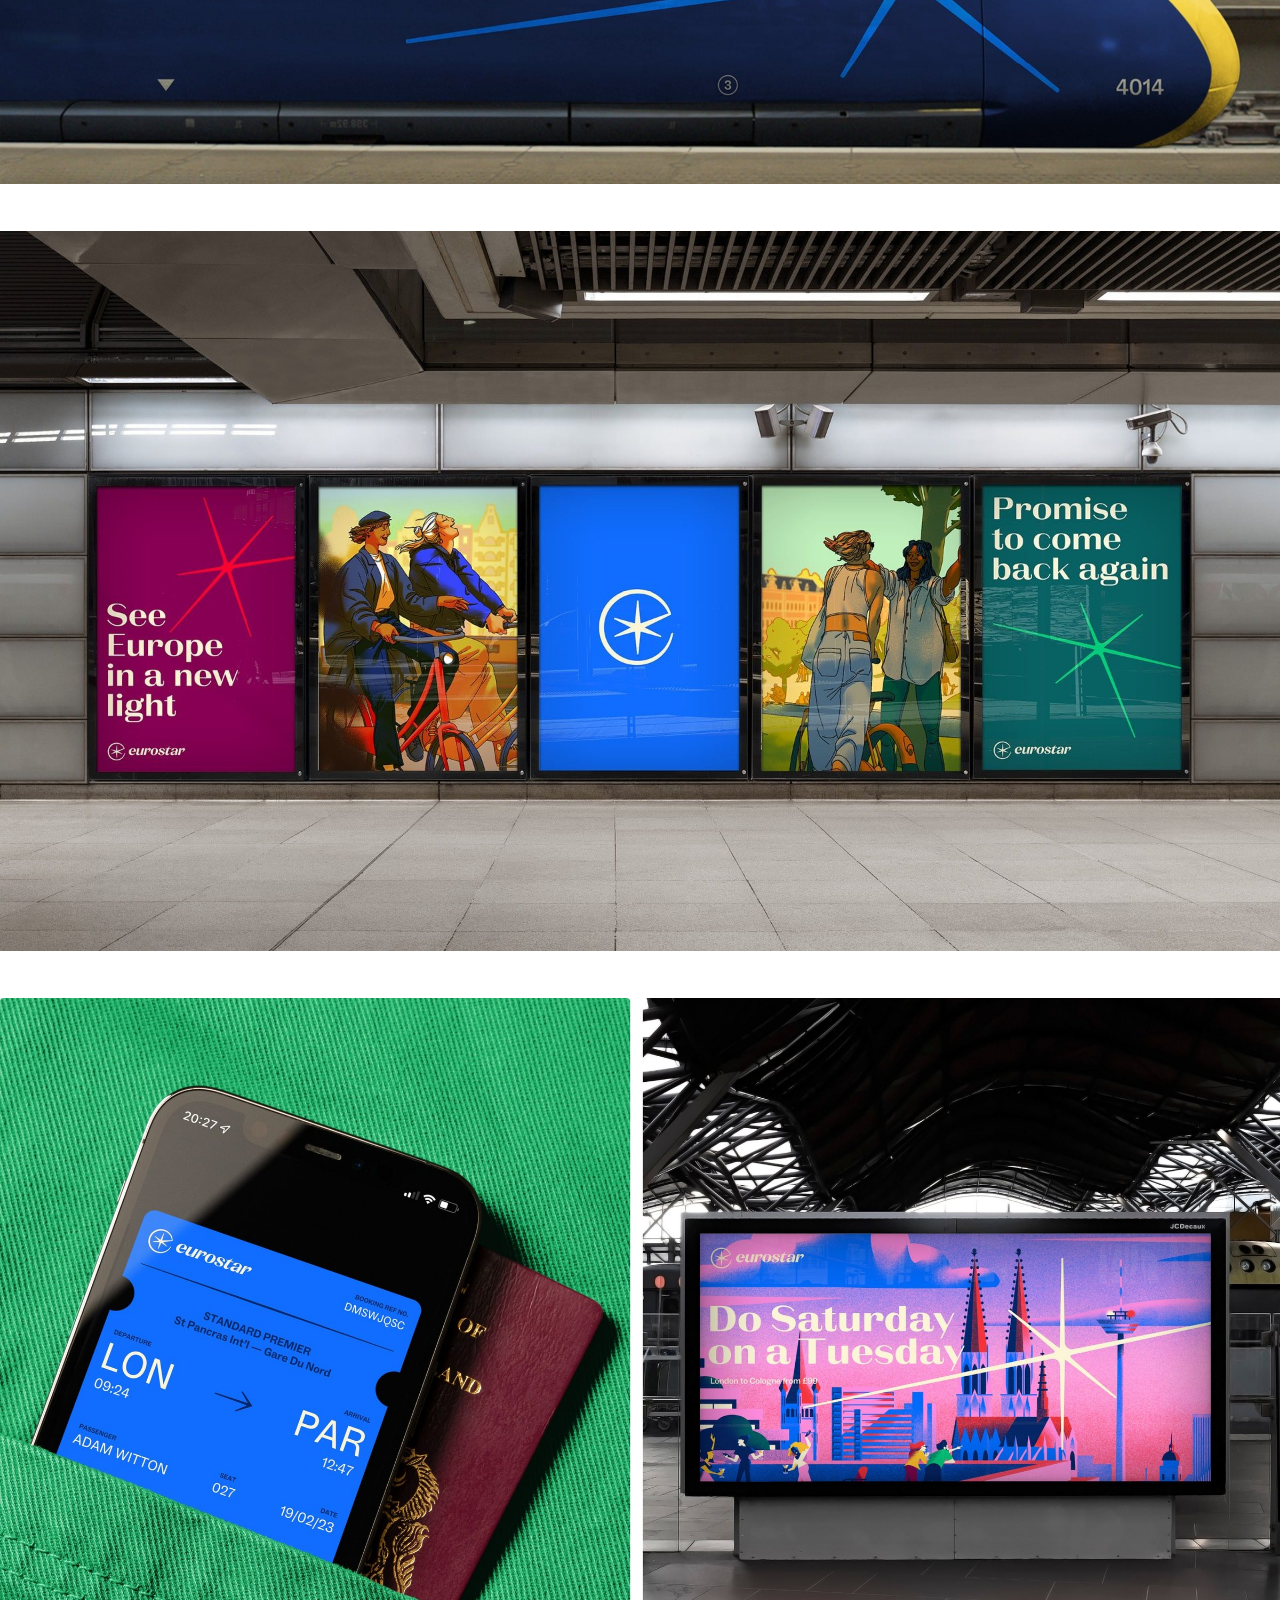
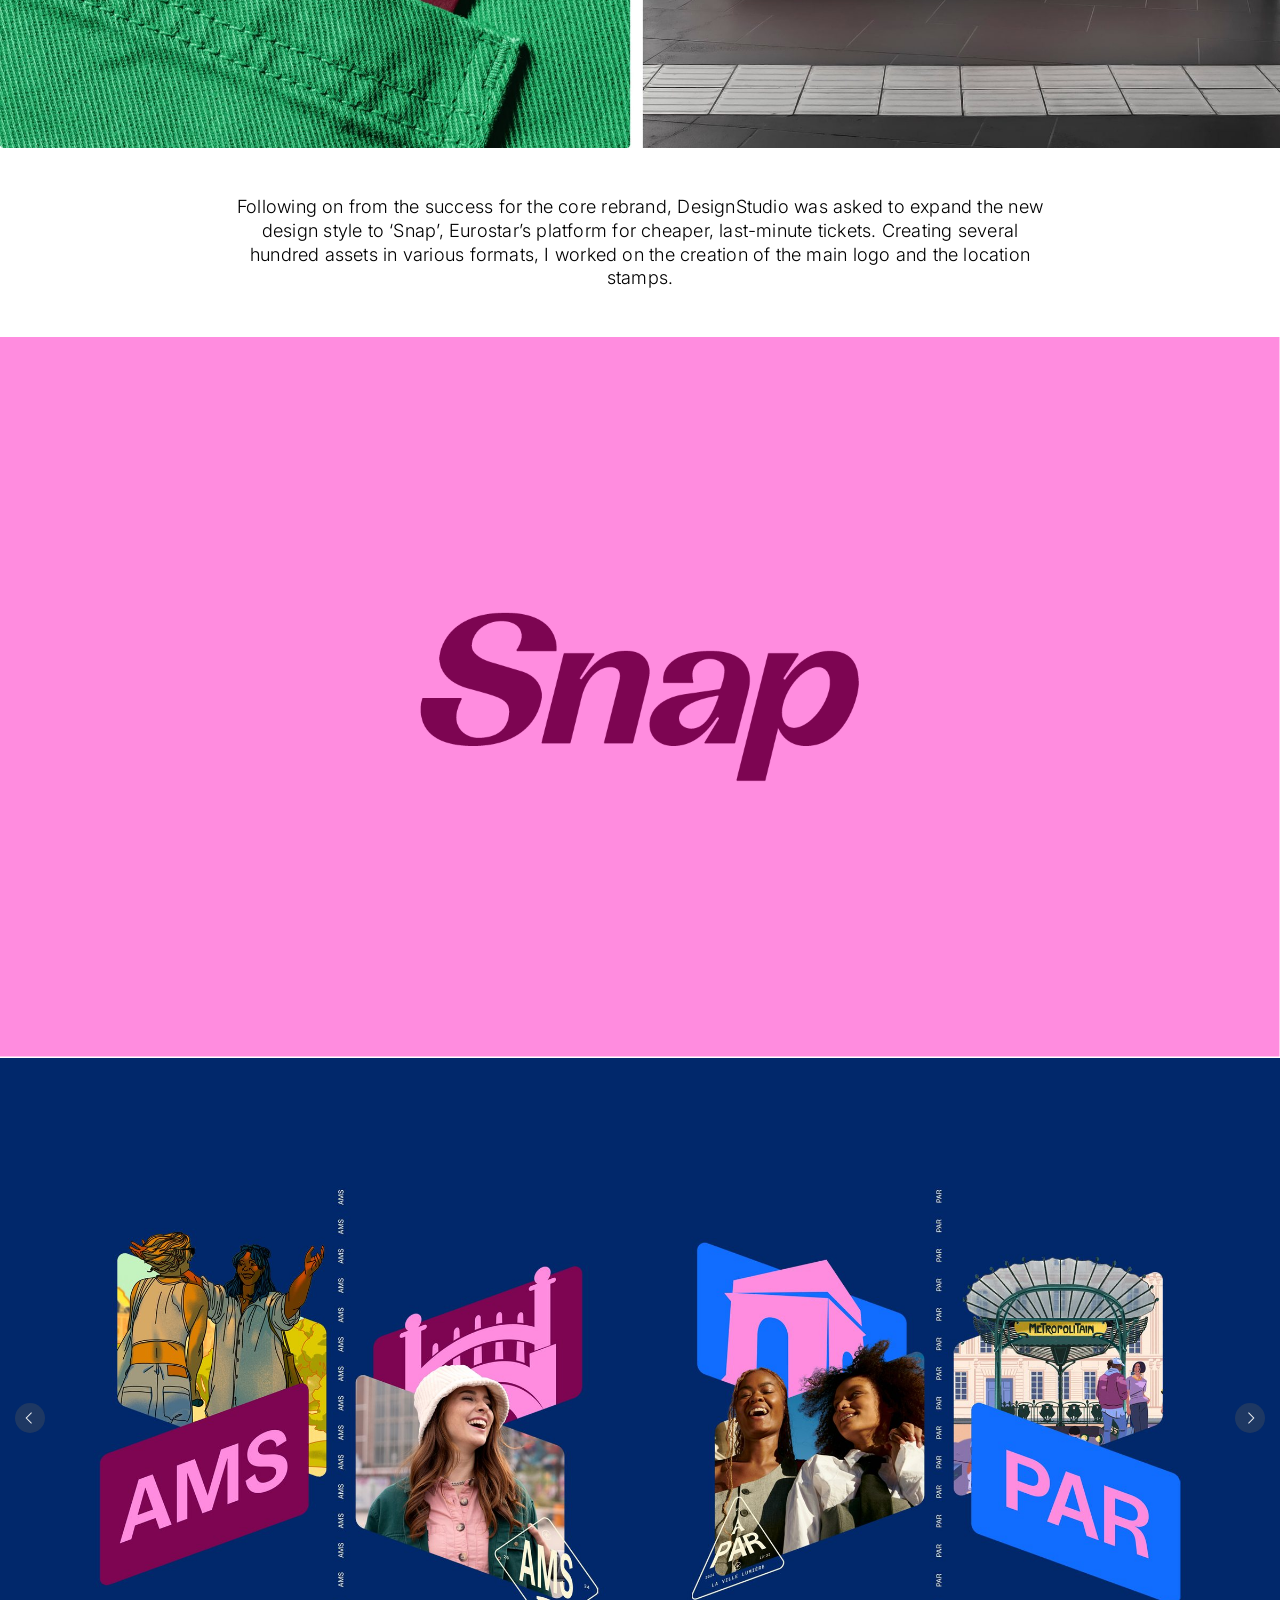
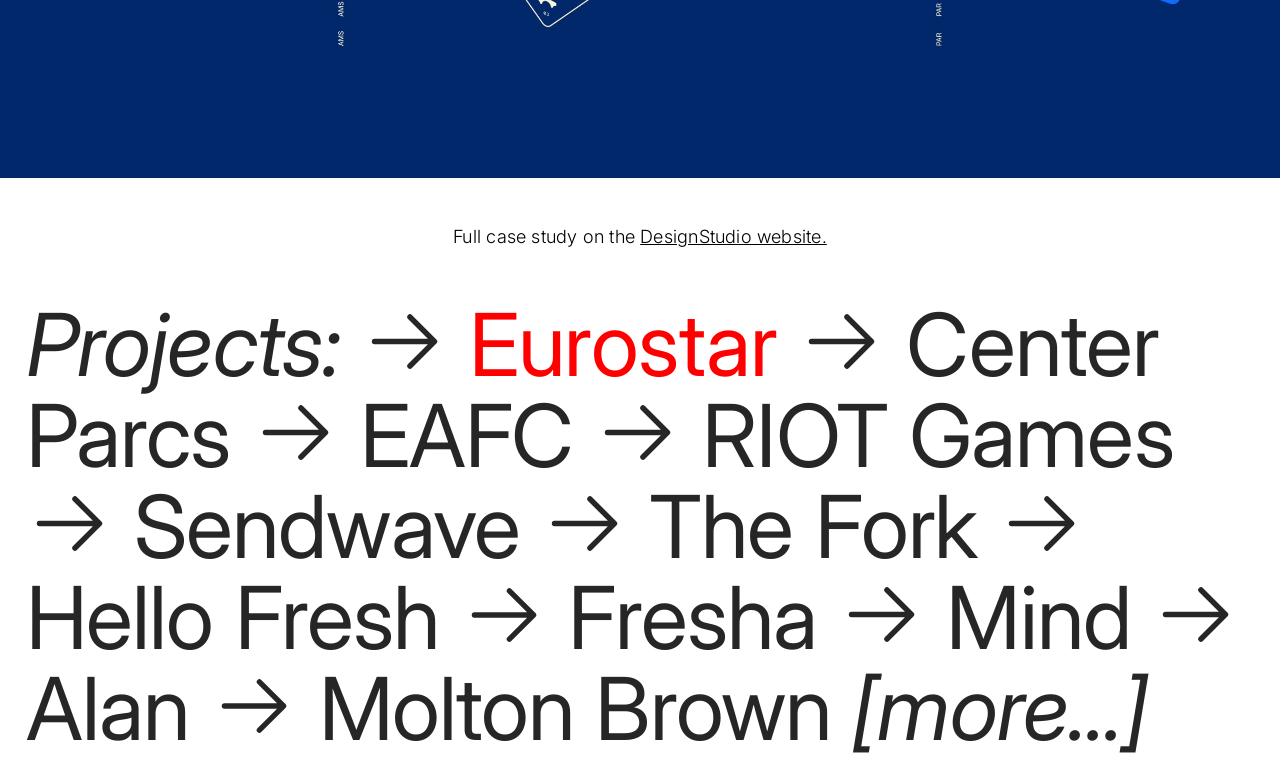
<file: eurostar/index.html>
<!doctype html>
<html lang="en" class="no-js">
<head>
  <meta charset="utf-8">
  <meta name="viewport" content="width=device-width, initial-scale=1">
  <title>Eurostar — jonathan reed</title>
  <meta name="description" content="jonathan reed&#x27;s portfolio and contact details">
  <meta property="og:type" content="website">
  <meta property="og:site_name" content="jonathan reed">
  <meta property="og:title" content="Eurostar — jonathan reed">
  <meta property="og:description" content="jonathan reed&#x27;s portfolio and contact details">
  <meta property="og:url" content="https://jonathanreed.me/eurostar/">
  <meta property="og:image" content="https://jonathanreed.me/assets/images/share.jpg">
  <meta property="og:image:width" content="1200">
  <meta property="og:image:height" content="630">
  <meta name="twitter:card" content="summary_large_image">
  <link rel="canonical" href="https://jonathanreed.me/eurostar/">
  <link rel="icon" href="../assets/images/favicon.svg" type="image/svg+xml">
  <link rel="apple-touch-icon" href="../assets/images/apple-touch-icon.png">
  <link rel="preload" href="../assets/fonts/vcr-osd-mono.woff2" as="font" type="font/woff2" crossorigin>
  <link rel="stylesheet" href="../assets/css/styles.css?v=dev">
  <script src="../assets/js/main.js?v=dev" defer></script>
</head>
<body class="page-project">
<a class="skip-link" href="#main">Skip to content</a>
<header class="site-header site-header--white">
  <div class="nav"><a href="../"><span class="icon icon--peace" aria-hidden="true"></span> JONATHAN_REED<br>
<span class="icon icon--pencil" aria-hidden="true"></span> SENIOR_CREATIVE_ARTWORKER</a></div>
  <nav class="nav nav--right" aria-label="Site">
    <a href="../about/">WORDS_ABOUT_ME</a> <span class="icon icon--command" aria-hidden="true"></span><br>
    <a href="mailto:hello@jonathanreed.me">GET_IN_TOUCH</a> <span class="icon icon--mail" aria-hidden="true"></span>
  </nav>
</header>
<main id="main" class="project">
<div class="gallery"><div class="gallery__item" style="--ar:1.7778"><figure class="media"><video src="../assets/media/eurostar/eurostar-header.mp4" poster="../assets/media/eurostar/eurostar-header-poster.jpg" width="1920" height="1080" autoplay muted loop playsinline preload="metadata"></video></figure></div></div><div class="cols"><div class="col col--empty" style="--span:4"></div><div class="col col--empty" style="--span:4"><br>
<br>
</div><div class="col col--empty" style="--span:4"></div></div><div class="cols"><div class="col col--empty" style="--span:3"></div><div class="col" style="--span:6"><div class="align-center"><h2><a href="https://www.design.studio/work/eurostar" rel="noopener" target="_blank">“Merging rail giants with a spark”</a><br>
<br>
</h2></div></div><div class="col col--empty" style="--span:3"></div></div><div class="cols cols--no-stack" style="--gutter:1.0rem;--mobile-gutter:0.0rem"><div class="col col--empty" style="--span:2"></div><div class="col" style="--span:8"><div class="align-center">DesignStudio was tasked with full rebrand and creation of a design system for Eurostar as it merged with Thalys to create a larger, more wide reaching rail service. Working with the design team I led the artwork refinement and file creation of the core logos, icons, graphic devices and more. Additionally, I created many example applications using the brand photography. The dynamic, flexible, and colourful rebrand launched at the end of 2023.<br>
<br>
</div></div><div class="col col--empty" style="--span:2"></div></div><div class="gallery"><div class="gallery__item" style="--ar:1.7778"><figure class="media zoomable"><a href="../assets/media/eurostar/eurostar-train.jpg" data-zoom><img src="../assets/media/eurostar/eurostar-train.jpg" srcset="../assets/media/eurostar/eurostar-train-1200.jpg 1200w, ../assets/media/eurostar/eurostar-train.jpg 1920w" sizes="100vw" width="1920" height="1080" alt="Eurostar train" loading="lazy" decoding="async"></a></figure></div></div><br>
<br>
<div class="gallery"><div class="gallery__item" style="--ar:1.7778"><figure class="media zoomable"><a href="../assets/media/eurostar/eurostar-ooh.jpg" data-zoom><img src="../assets/media/eurostar/eurostar-ooh.jpg" srcset="../assets/media/eurostar/eurostar-ooh-1200.jpg 1200w, ../assets/media/eurostar/eurostar-ooh.jpg 1920w" sizes="100vw" width="1920" height="1080" alt="Eurostar ooh" loading="lazy" decoding="async"></a></figure></div></div><br>
<br>
<div class="gallery"><div class="gallery__item" style="--ar:1.7071"><figure class="media zoomable"><a href="../assets/media/eurostar/eurostar-banner.jpg" data-zoom><img src="../assets/media/eurostar/eurostar-banner.jpg" srcset="../assets/media/eurostar/eurostar-banner-1200.jpg 1200w, ../assets/media/eurostar/eurostar-banner.jpg 2400w" sizes="100vw" width="2844" height="1666" alt="Eurostar banner" loading="lazy" decoding="async"></a></figure></div></div><div class="cols"><div class="col col--empty" style="--span:2"></div><div class="col" style="--span:8"><br>
<br>
<div class="align-center">Following on from the success for the core rebrand, DesignStudio was asked to expand the new design style to ‘Snap’, Eurostar’s platform for cheaper, last-minute tickets. Creating several hundred assets in various formats, I worked on the creation of the main logo and the location stamps.<br></div>
<br>
<br>
</div><div class="col col--empty" style="--span:2"></div></div><div class="gallery"><div class="gallery__item" style="--ar:1.7771"><figure class="media zoomable"><a href="../assets/media/eurostar/eurostar-snap-logo-rgb.png" data-zoom><img src="../assets/media/eurostar/eurostar-snap-logo-rgb.png" srcset="../assets/media/eurostar/eurostar-snap-logo-rgb-1200.png 1200w, ../assets/media/eurostar/eurostar-snap-logo-rgb.png 1921w" sizes="100vw" width="1921" height="1081" alt="Eurostar snap logo" loading="lazy" decoding="async"></a></figure></div></div><div class="cols" style="--gutter:2rem"><div class="col col--empty" style="--span:6"></div><div class="col col--empty" style="--span:6"></div></div><div class="slideshow" data-delay="3.5" data-shuffle data-pause-on-hover style="--ratio:0.5625"><div class="slideshow__track"><div class="slide"><figure class="media zoomable"><a href="../assets/media/eurostar/eurostar-snap-snapscapes-rgb.jpg" data-zoom><img src="../assets/media/eurostar/eurostar-snap-snapscapes-rgb.jpg" srcset="../assets/media/eurostar/eurostar-snap-snapscapes-rgb-1200.jpg 1200w, ../assets/media/eurostar/eurostar-snap-snapscapes-rgb.jpg 2400w" sizes="100vw" width="2880" height="1620" alt="Eurostar snap snapscapes" loading="lazy" decoding="async"></a></figure></div><div class="slide"><figure class="media zoomable"><a href="../assets/media/eurostar/eurostar-snap-express-layouts-rgb.jpg" data-zoom><img src="../assets/media/eurostar/eurostar-snap-express-layouts-rgb.jpg" srcset="../assets/media/eurostar/eurostar-snap-express-layouts-rgb-1200.jpg 1200w, ../assets/media/eurostar/eurostar-snap-express-layouts-rgb.jpg 2400w" sizes="100vw" width="6645" height="3738" alt="Eurostar snap express layouts" loading="lazy" decoding="async"></a></figure></div></div><button class="slideshow__prev" type="button" aria-label="Previous image"></button><button class="slideshow__next" type="button" aria-label="Next image"></button></div><div class="cols"><div class="col col--empty" style="--span:3"></div><div class="col" style="--span:6"><div class="align-center"><br>
<br>
Full case study on the <a href="https://www.design.studio/work/eurostar" rel="noopener" target="_blank">DesignStudio website.</a><br>
</div><br></div><div class="col col--empty" style="--span:3"></div></div>
</main>
<footer class="site-footer">
  <h1 class="projects"><i>Projects:</i> <span class="icon icon--arrow-right" aria-hidden="true"></span> <a href="../eurostar/" class="active">Eurostar</a> <span class="icon icon--arrow-right" aria-hidden="true"></span> <a href="../center-parcs/">Center Parcs</a> <span class="icon icon--arrow-right" aria-hidden="true"></span> <a href="../eafc/">EAFC</a> <span class="icon icon--arrow-right" aria-hidden="true"></span> <a href="../riot-games/">RIOT Games</a> <span class="icon icon--arrow-right" aria-hidden="true"></span> <a href="../sendwave/">Sendwave</a> <span class="icon icon--arrow-right" aria-hidden="true"></span> <a href="../the-fork/">The Fork</a> <span class="icon icon--arrow-right" aria-hidden="true"></span> <a href="../hello-fresh/">Hello Fresh</a> <span class="icon icon--arrow-right" aria-hidden="true"></span> <a href="../fresha/">Fresha</a> <span class="icon icon--arrow-right" aria-hidden="true"></span> <a href="../mind/">Mind</a> <span class="icon icon--arrow-right" aria-hidden="true"></span> <a href="../alan/">Alan</a> <span class="icon icon--arrow-right" aria-hidden="true"></span> <a href="../molton-brown/">Molton Brown</a> <i><a href="../more/">[more...]</a></i></h1>
</footer>

  <!-- Cloudflare Web Analytics --><script type='module' src='https://static.cloudflareinsights.com/beacon.min.js' data-cf-beacon='{"token": "20a8a993c7c740b4acc0a126cea4087b"}'></script><!-- End Cloudflare Web Analytics -->
</body>
</html>
</file>
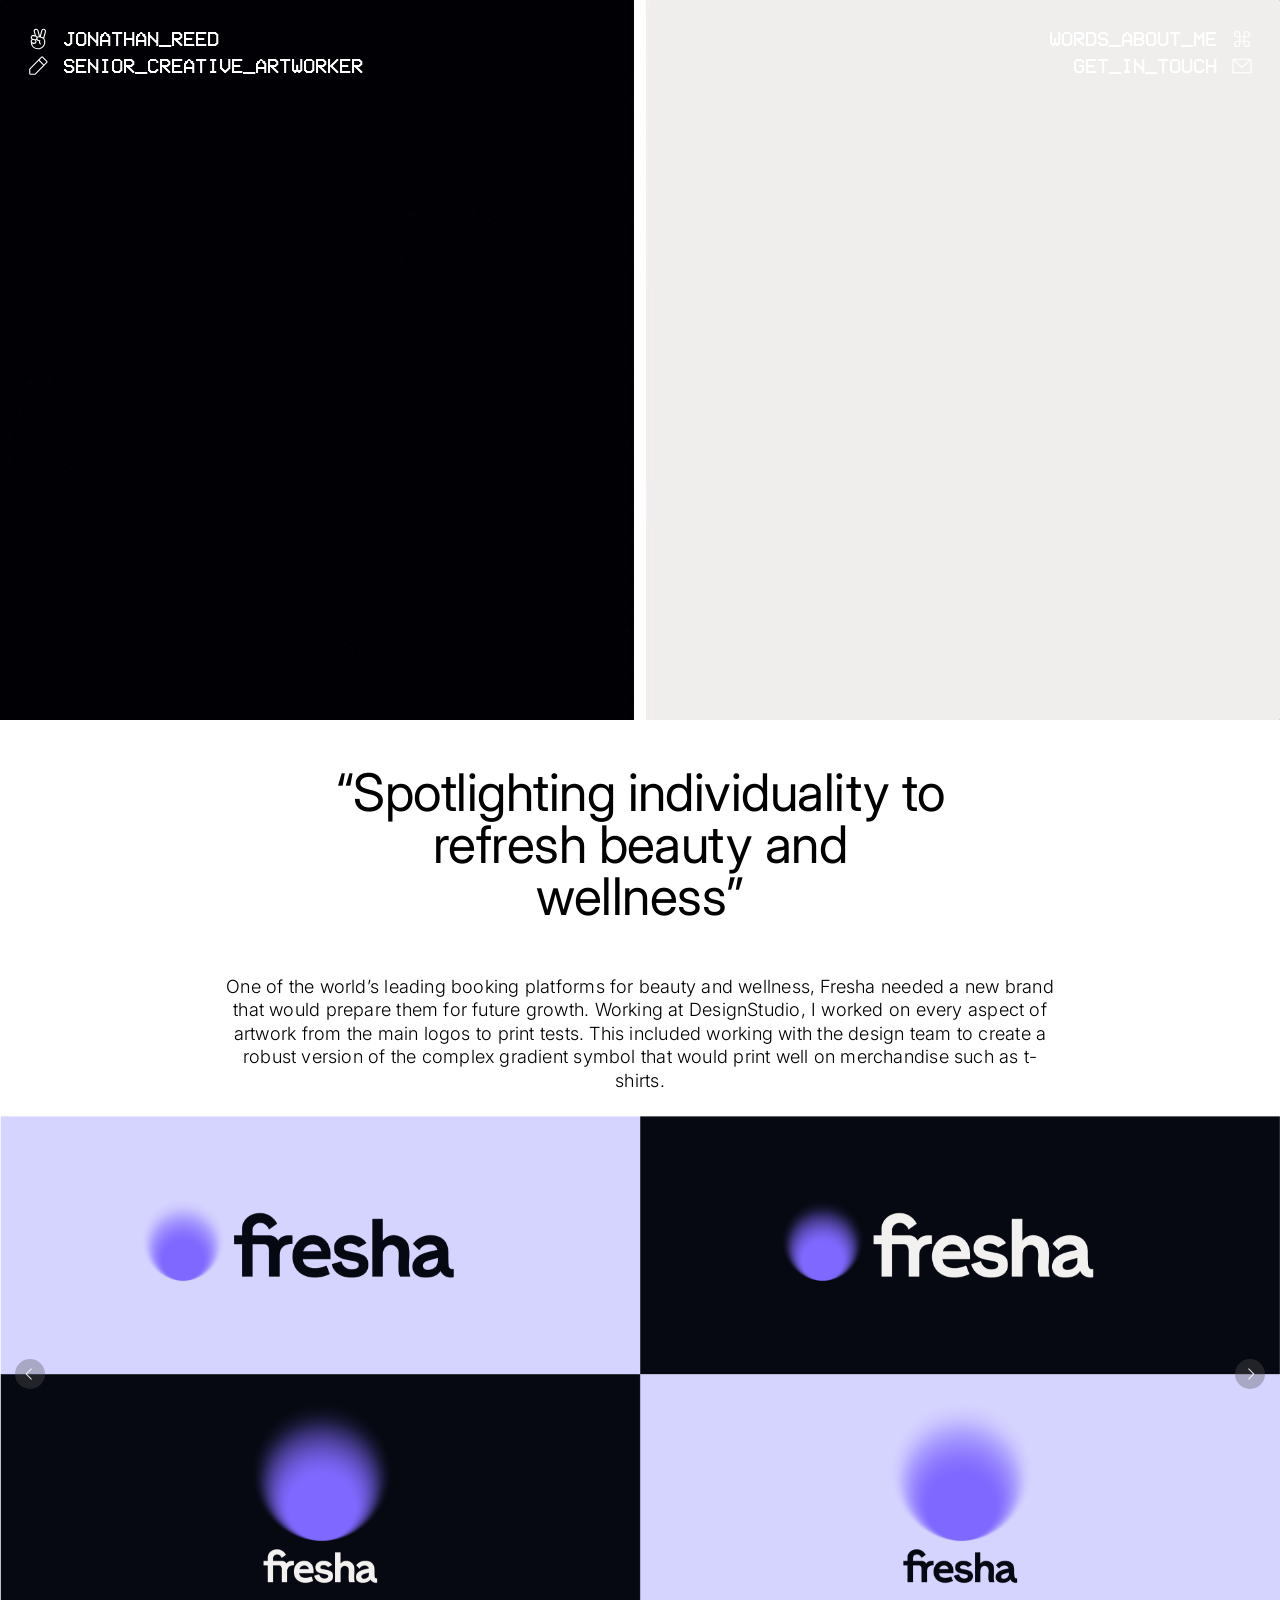
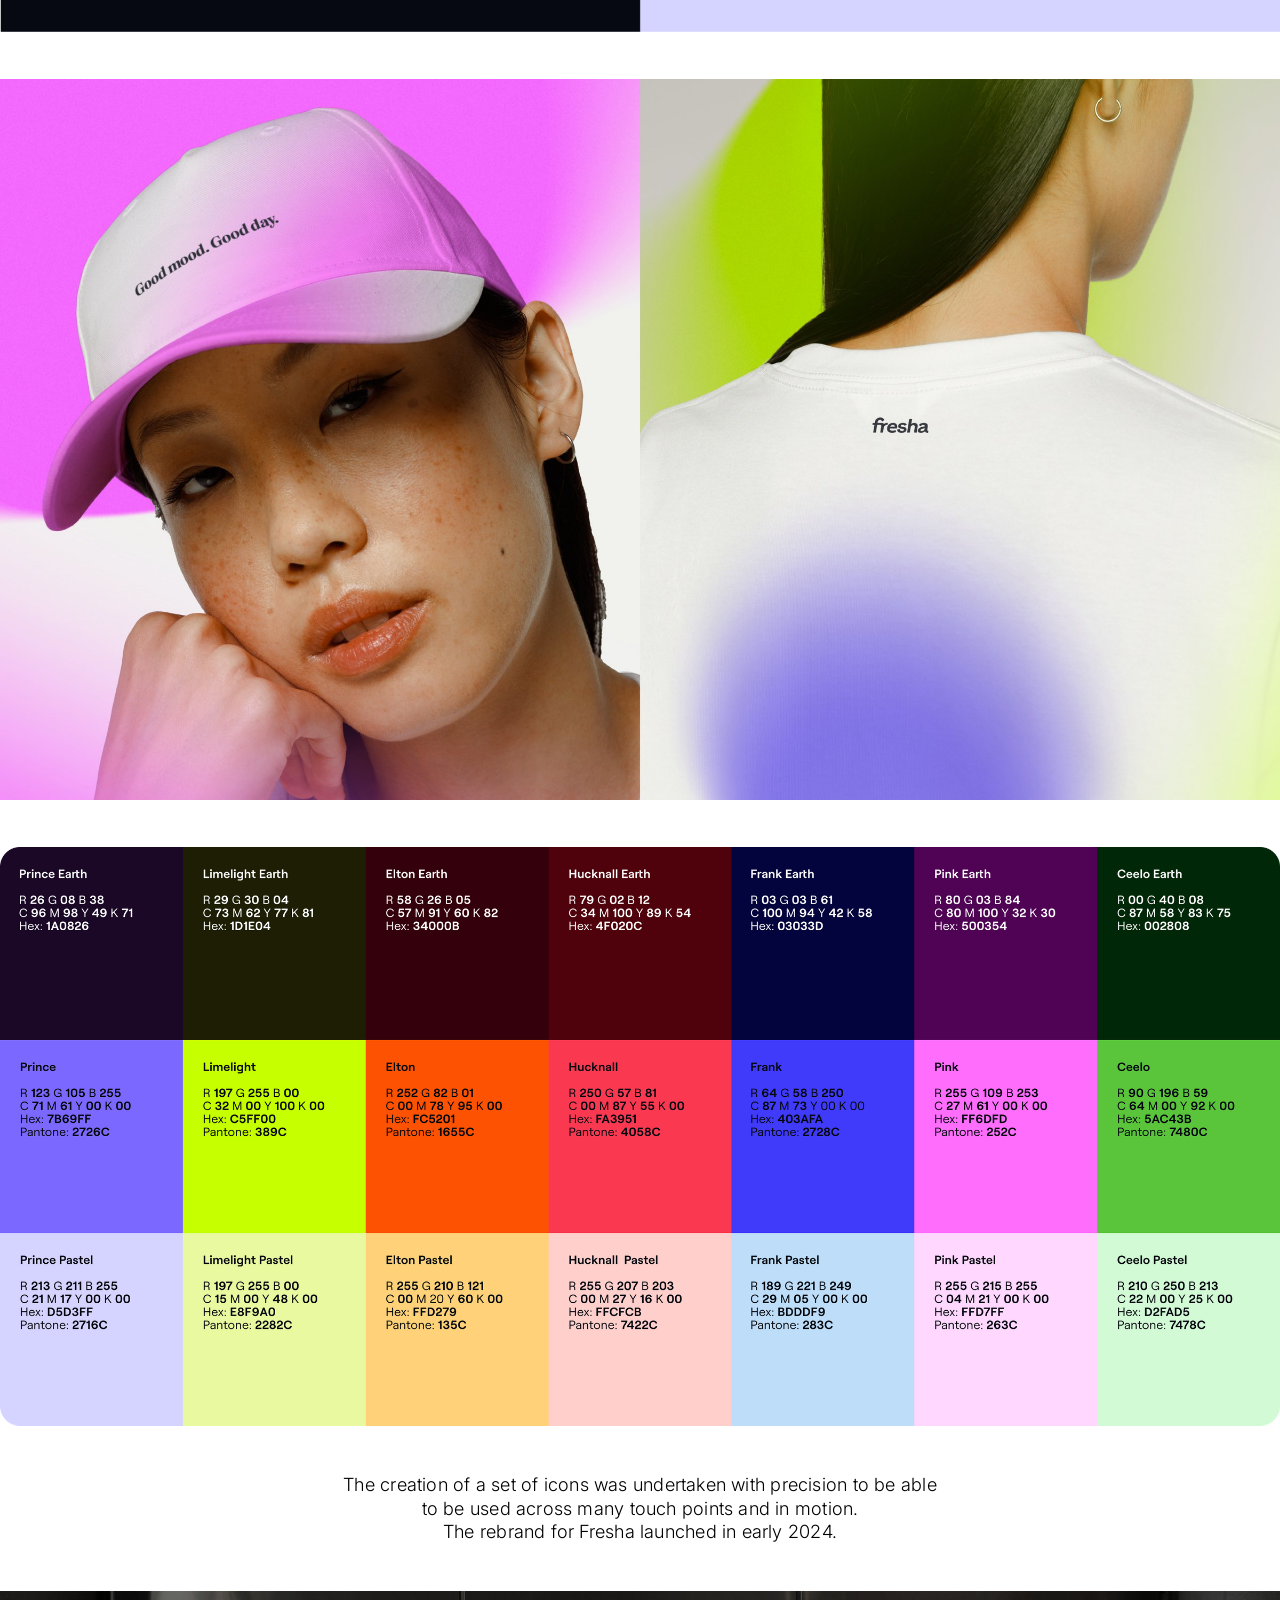
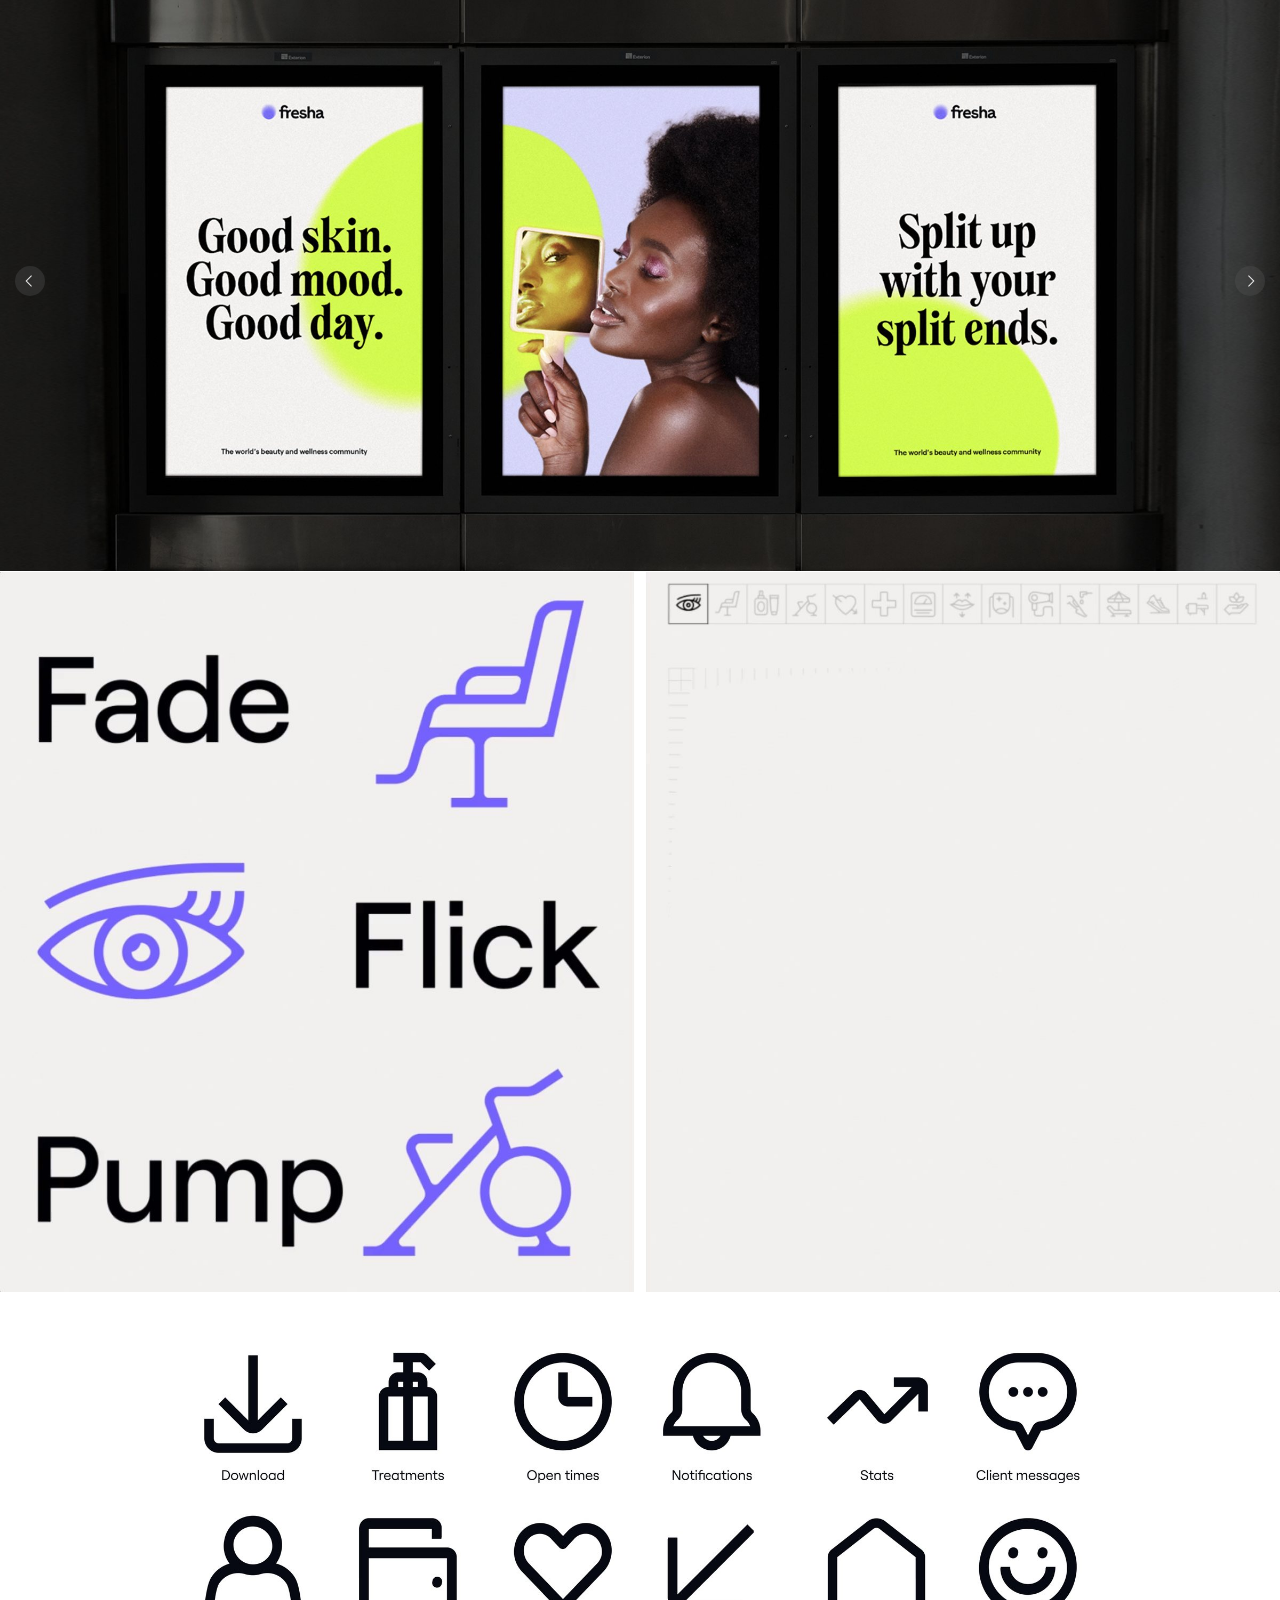
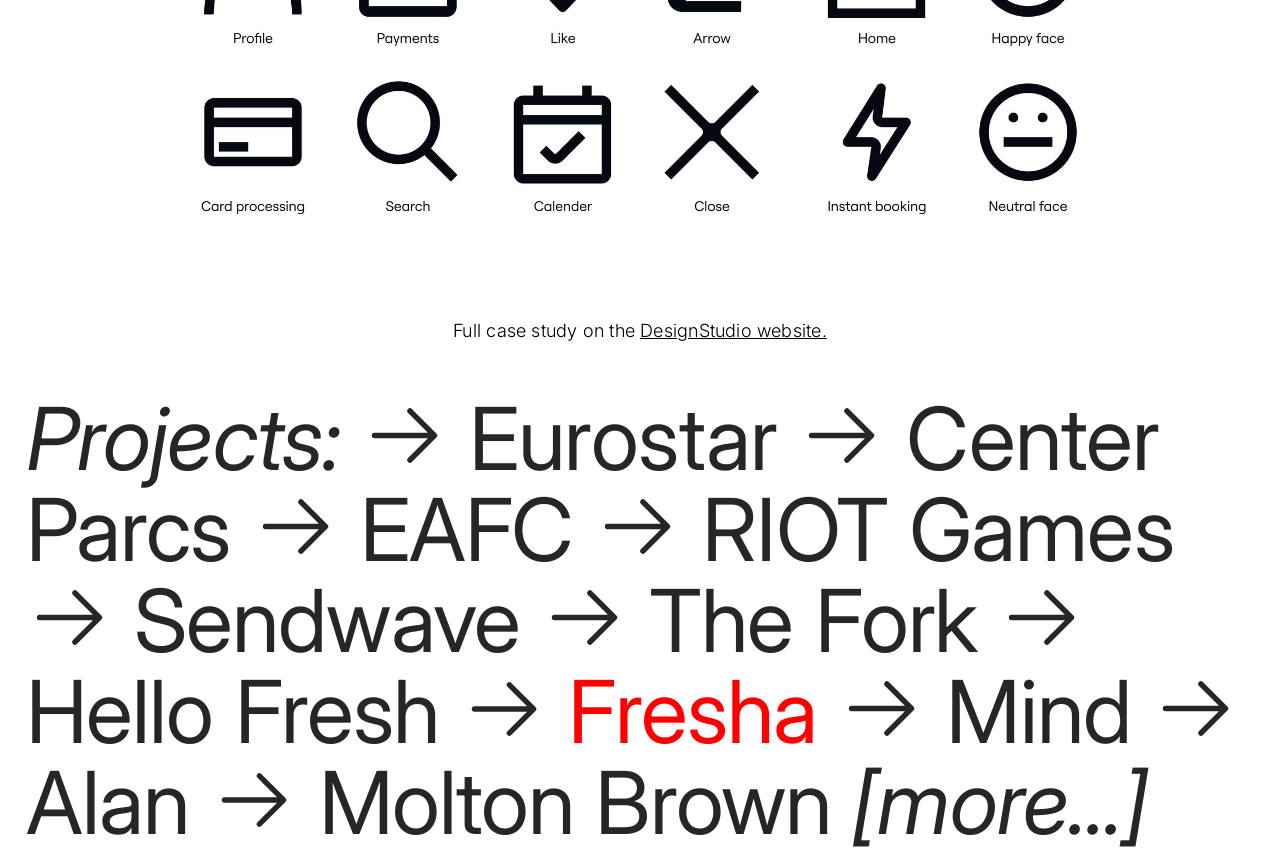
<file: fresha/index.html>
<!doctype html>
<html lang="en" class="no-js">
<head>
  <meta charset="utf-8">
  <meta name="viewport" content="width=device-width, initial-scale=1">
  <title>Fresha — jonathan reed</title>
  <meta name="description" content="jonathan reed&#x27;s portfolio and contact details">
  <meta property="og:type" content="website">
  <meta property="og:site_name" content="jonathan reed">
  <meta property="og:title" content="Fresha — jonathan reed">
  <meta property="og:description" content="jonathan reed&#x27;s portfolio and contact details">
  <meta property="og:url" content="https://jonathanreed.me/fresha/">
  <meta property="og:image" content="https://jonathanreed.me/assets/images/share.jpg">
  <meta property="og:image:width" content="1200">
  <meta property="og:image:height" content="630">
  <meta name="twitter:card" content="summary_large_image">
  <link rel="canonical" href="https://jonathanreed.me/fresha/">
  <link rel="icon" href="../assets/images/favicon.svg" type="image/svg+xml">
  <link rel="apple-touch-icon" href="../assets/images/apple-touch-icon.png">
  <link rel="preload" href="../assets/fonts/vcr-osd-mono.woff2" as="font" type="font/woff2" crossorigin>
  <link rel="stylesheet" href="../assets/css/styles.css?v=dev">
  <script src="../assets/js/main.js?v=dev" defer></script>
</head>
<body class="page-project">
<a class="skip-link" href="#main">Skip to content</a>
<header class="site-header site-header--white">
  <div class="nav"><a href="../"><span class="icon icon--peace" aria-hidden="true"></span> JONATHAN_REED<br>
<span class="icon icon--pencil" aria-hidden="true"></span> SENIOR_CREATIVE_ARTWORKER</a></div>
  <nav class="nav nav--right" aria-label="Site">
    <a href="../about/">WORDS_ABOUT_ME</a> <span class="icon icon--command" aria-hidden="true"></span><br>
    <a href="mailto:hello@jonathanreed.me">GET_IN_TOUCH</a> <span class="icon icon--mail" aria-hidden="true"></span>
  </nav>
</header>
<main id="main" class="project">
<div class="hero"><figure class="media"><video src="../assets/media/fresha/fresha-header.mp4" poster="../assets/media/fresha/fresha-header-poster.jpg" width="1920" height="1080" autoplay muted loop playsinline preload="metadata"></video></figure></div><div class="cols"><div class="col col--empty" style="--span:4"></div><div class="col col--empty" style="--span:4"><br>
<br>
</div><div class="col col--empty" style="--span:4"></div></div><div class="cols"><div class="col col--empty" style="--span:3"></div><div class="col" style="--span:6"><div class="align-center"><h2><a href="https://www.design.studio/work/fresha" rel="noopener" target="_blank">“Spotlighting individuality to refresh beauty and wellness”</a><br>
<br>
</h2></div></div><div class="col col--empty" style="--span:3"></div></div><div class="cols cols--no-stack" style="--gutter:1.0rem;--mobile-gutter:0.0rem"><div class="col col--empty" style="--span:2"></div><div class="col" style="--span:8"><div class="align-center">One of the world’s leading booking platforms for beauty and wellness, Fresha needed a new brand that would prepare them for future growth. Working at DesignStudio, I worked on every aspect of artwork from the main logos to print tests. This included working with the design team to create a robust version of the complex gradient symbol that would print well on merchandise such as t-shirts.<br>
<br>
</div></div><div class="col col--empty" style="--span:2"></div></div><div class="slideshow" data-delay="2" data-shuffle style="--ratio:0.4031"><div class="slideshow__track"><div class="slide"><figure class="media zoomable"><a href="../assets/media/fresha/fresha-logo-gallery-1.png" data-zoom><img src="../assets/media/fresha/fresha-logo-gallery-1.png" srcset="../assets/media/fresha/fresha-logo-gallery-1-1200.png 1200w, ../assets/media/fresha/fresha-logo-gallery-1.png 1920w" sizes="100vw" width="1920" height="774" alt="Fresha logo gallery" loading="lazy" decoding="async"></a></figure></div><div class="slide"><figure class="media zoomable"><a href="../assets/media/fresha/fresha-logo-gallery-2.png" data-zoom><img src="../assets/media/fresha/fresha-logo-gallery-2.png" srcset="../assets/media/fresha/fresha-logo-gallery-2-1200.png 1200w, ../assets/media/fresha/fresha-logo-gallery-2.png 1921w" sizes="100vw" width="1921" height="774" alt="Fresha logo gallery" loading="lazy" decoding="async"></a></figure></div></div><button class="slideshow__prev" type="button" aria-label="Previous image"></button><button class="slideshow__next" type="button" aria-label="Next image"></button></div><br>
<br>
<div class="gallery"><div class="gallery__item" style="--ar:1.7749"><figure class="media zoomable"><a href="../assets/media/fresha/fresha-merch.jpg" data-zoom><img src="../assets/media/fresha/fresha-merch.jpg" srcset="../assets/media/fresha/fresha-merch-1200.jpg 1200w, ../assets/media/fresha/fresha-merch.jpg 2400w" sizes="100vw" width="5552" height="3128" alt="Fresha merch" loading="lazy" decoding="async"></a></figure></div></div><br>
<br>
<div class="gallery"><div class="gallery__item" style="--ar:2.2124"><figure class="media zoomable"><a href="../assets/media/fresha/fresha-colours.png" data-zoom><img src="../assets/media/fresha/fresha-colours.png" srcset="../assets/media/fresha/fresha-colours-1200.png 1200w, ../assets/media/fresha/fresha-colours.png 2400w" sizes="100vw" width="5124" height="2316" alt="Fresha colours" loading="lazy" decoding="async"></a></figure></div></div><div class="cols"><div class="col col--empty" style="--span:3"></div><div class="col" style="--span:6"><br>
<br>
<div class="align-center">The creation of a set of icons was undertaken with precision to be able to be used across many touch points and in motion.<br>
The rebrand for Fresha launched in early 2024.<br></div>
<br>
<br>
</div><div class="col col--empty" style="--span:3"></div></div><div class="slideshow" data-delay="2" data-shuffle style="--ratio:0.4531"><div class="slideshow__track"><div class="slide"><figure class="media zoomable"><a href="../assets/media/fresha/fresha-layout.jpg" data-zoom><img src="../assets/media/fresha/fresha-layout.jpg" srcset="../assets/media/fresha/fresha-layout-1200.jpg 1200w, ../assets/media/fresha/fresha-layout.jpg 2400w" sizes="100vw" width="5120" height="2320" alt="Fresha layout" loading="lazy" decoding="async"></a></figure></div><div class="slide"><figure class="media zoomable"><a href="../assets/media/fresha/fresha-ooh.jpg" data-zoom><img src="../assets/media/fresha/fresha-ooh.jpg" srcset="../assets/media/fresha/fresha-ooh-1200.jpg 1200w, ../assets/media/fresha/fresha-ooh.jpg 2400w" sizes="100vw" width="5120" height="2320" alt="Fresha ooh" loading="lazy" decoding="async"></a></figure></div></div><button class="slideshow__prev" type="button" aria-label="Previous image"></button><button class="slideshow__next" type="button" aria-label="Next image"></button></div><div class="cols"><div class="col col--empty" style="--span:4"></div><div class="col col--empty" style="--span:4"></div><div class="col col--empty" style="--span:4"></div></div><div class="gallery"><div class="gallery__item" style="--ar:1.7778"><figure class="media"><video src="../assets/media/fresha/fresha-icons.mp4" poster="../assets/media/fresha/fresha-icons-poster.jpg" width="1920" height="1080" autoplay muted loop playsinline preload="metadata"></video></figure></div></div><div class="slideshow" data-delay="3" style="--ratio:0.4531"><div class="slideshow__track"><div class="slide"><figure class="media zoomable"><a href="../assets/media/fresha/fresha-icons-2.jpg" data-zoom><img src="../assets/media/fresha/fresha-icons-2.jpg" srcset="../assets/media/fresha/fresha-icons-2-1200.jpg 1200w, ../assets/media/fresha/fresha-icons-2.jpg 2400w" sizes="100vw" width="5120" height="2320" alt="Fresha icons" loading="lazy" decoding="async"></a></figure></div></div><button class="slideshow__prev" type="button" aria-label="Previous image"></button><button class="slideshow__next" type="button" aria-label="Next image"></button></div><div class="cols"><div class="col col--empty" style="--span:3"></div><div class="col" style="--span:6"><div class="align-center"><br>
<br>
Full case study on the <a href="https://www.design.studio/work/fresha" rel="noopener" target="_blank">DesignStudio website.</a><br>
</div><br></div><div class="col col--empty" style="--span:3"></div></div>
</main>
<footer class="site-footer">
  <h1 class="projects"><i>Projects:</i> <span class="icon icon--arrow-right" aria-hidden="true"></span> <a href="../eurostar/">Eurostar</a> <span class="icon icon--arrow-right" aria-hidden="true"></span> <a href="../center-parcs/">Center Parcs</a> <span class="icon icon--arrow-right" aria-hidden="true"></span> <a href="../eafc/">EAFC</a> <span class="icon icon--arrow-right" aria-hidden="true"></span> <a href="../riot-games/">RIOT Games</a> <span class="icon icon--arrow-right" aria-hidden="true"></span> <a href="../sendwave/">Sendwave</a> <span class="icon icon--arrow-right" aria-hidden="true"></span> <a href="../the-fork/">The Fork</a> <span class="icon icon--arrow-right" aria-hidden="true"></span> <a href="../hello-fresh/">Hello Fresh</a> <span class="icon icon--arrow-right" aria-hidden="true"></span> <a href="../fresha/" class="active">Fresha</a> <span class="icon icon--arrow-right" aria-hidden="true"></span> <a href="../mind/">Mind</a> <span class="icon icon--arrow-right" aria-hidden="true"></span> <a href="../alan/">Alan</a> <span class="icon icon--arrow-right" aria-hidden="true"></span> <a href="../molton-brown/">Molton Brown</a> <i><a href="../more/">[more...]</a></i></h1>
</footer>

  <!-- Cloudflare Web Analytics --><script type='module' src='https://static.cloudflareinsights.com/beacon.min.js' data-cf-beacon='{"token": "20a8a993c7c740b4acc0a126cea4087b"}'></script><!-- End Cloudflare Web Analytics -->
</body>
</html>
</file>
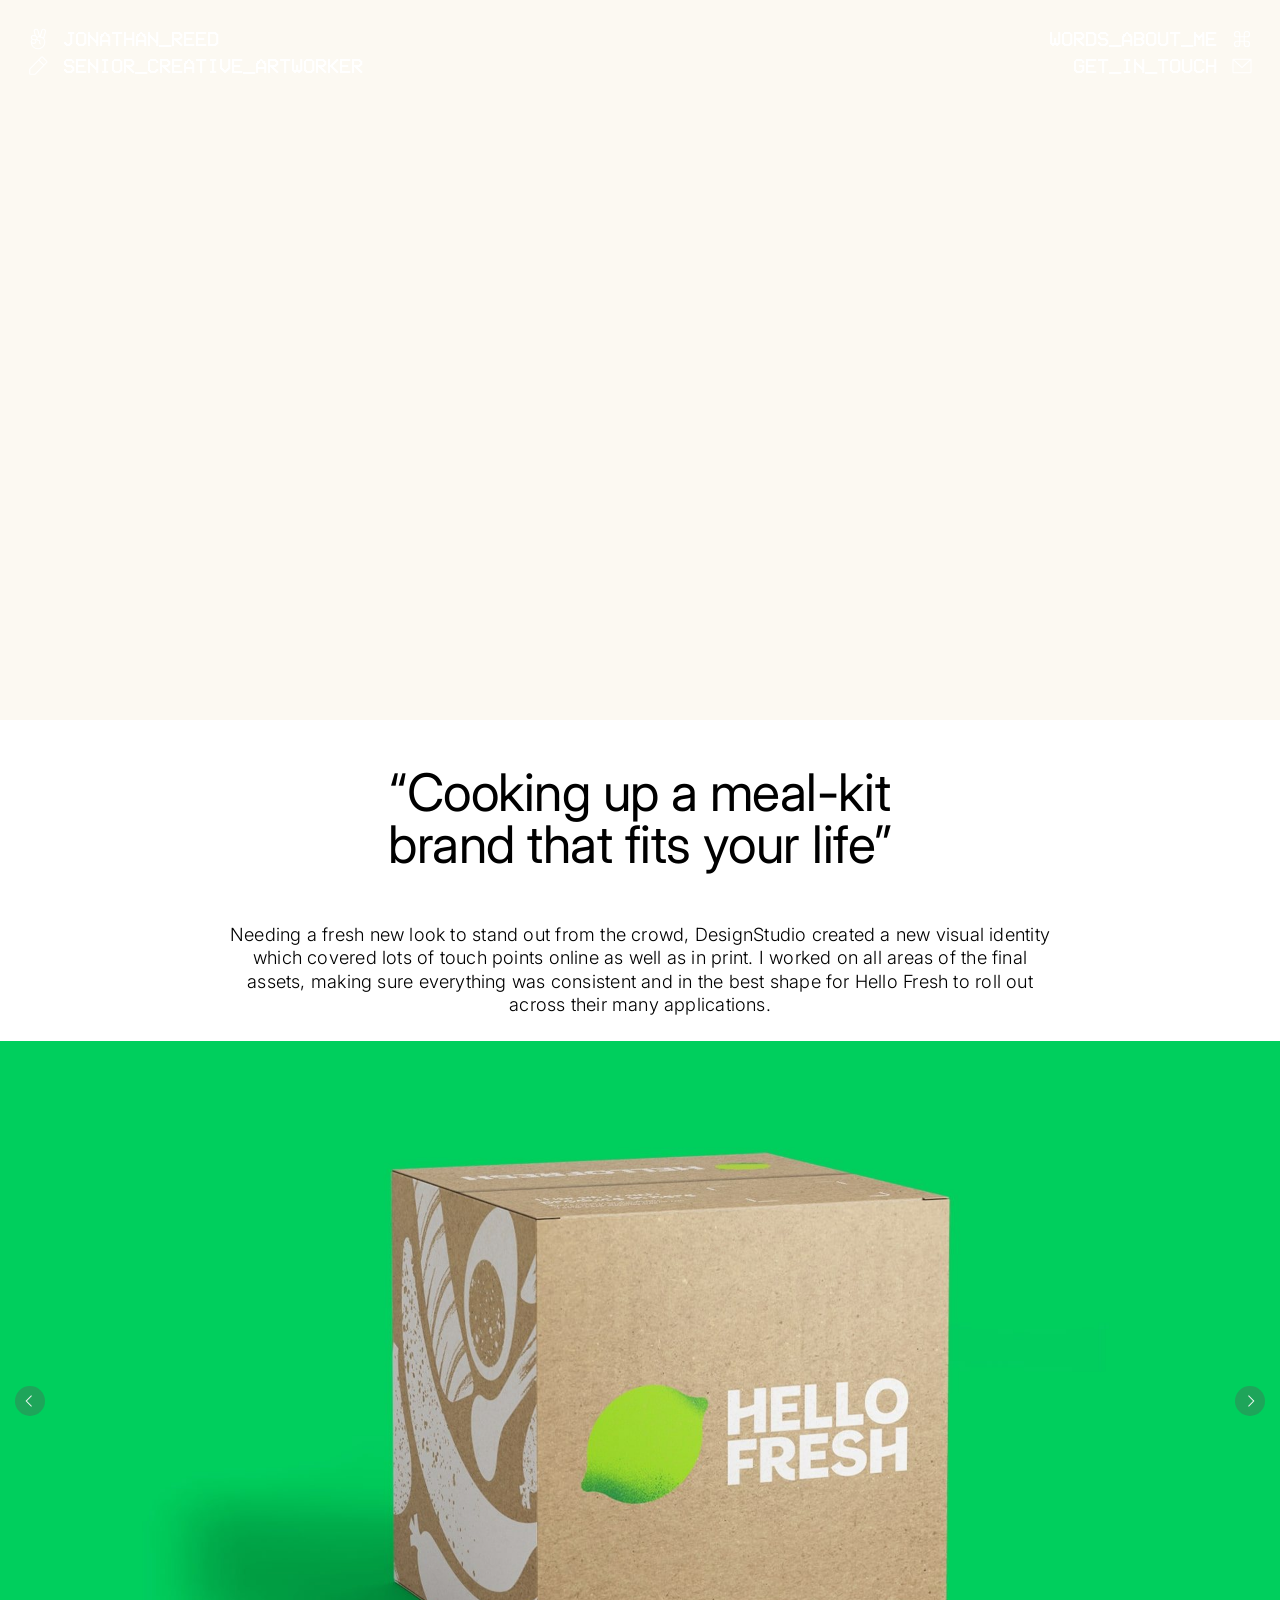
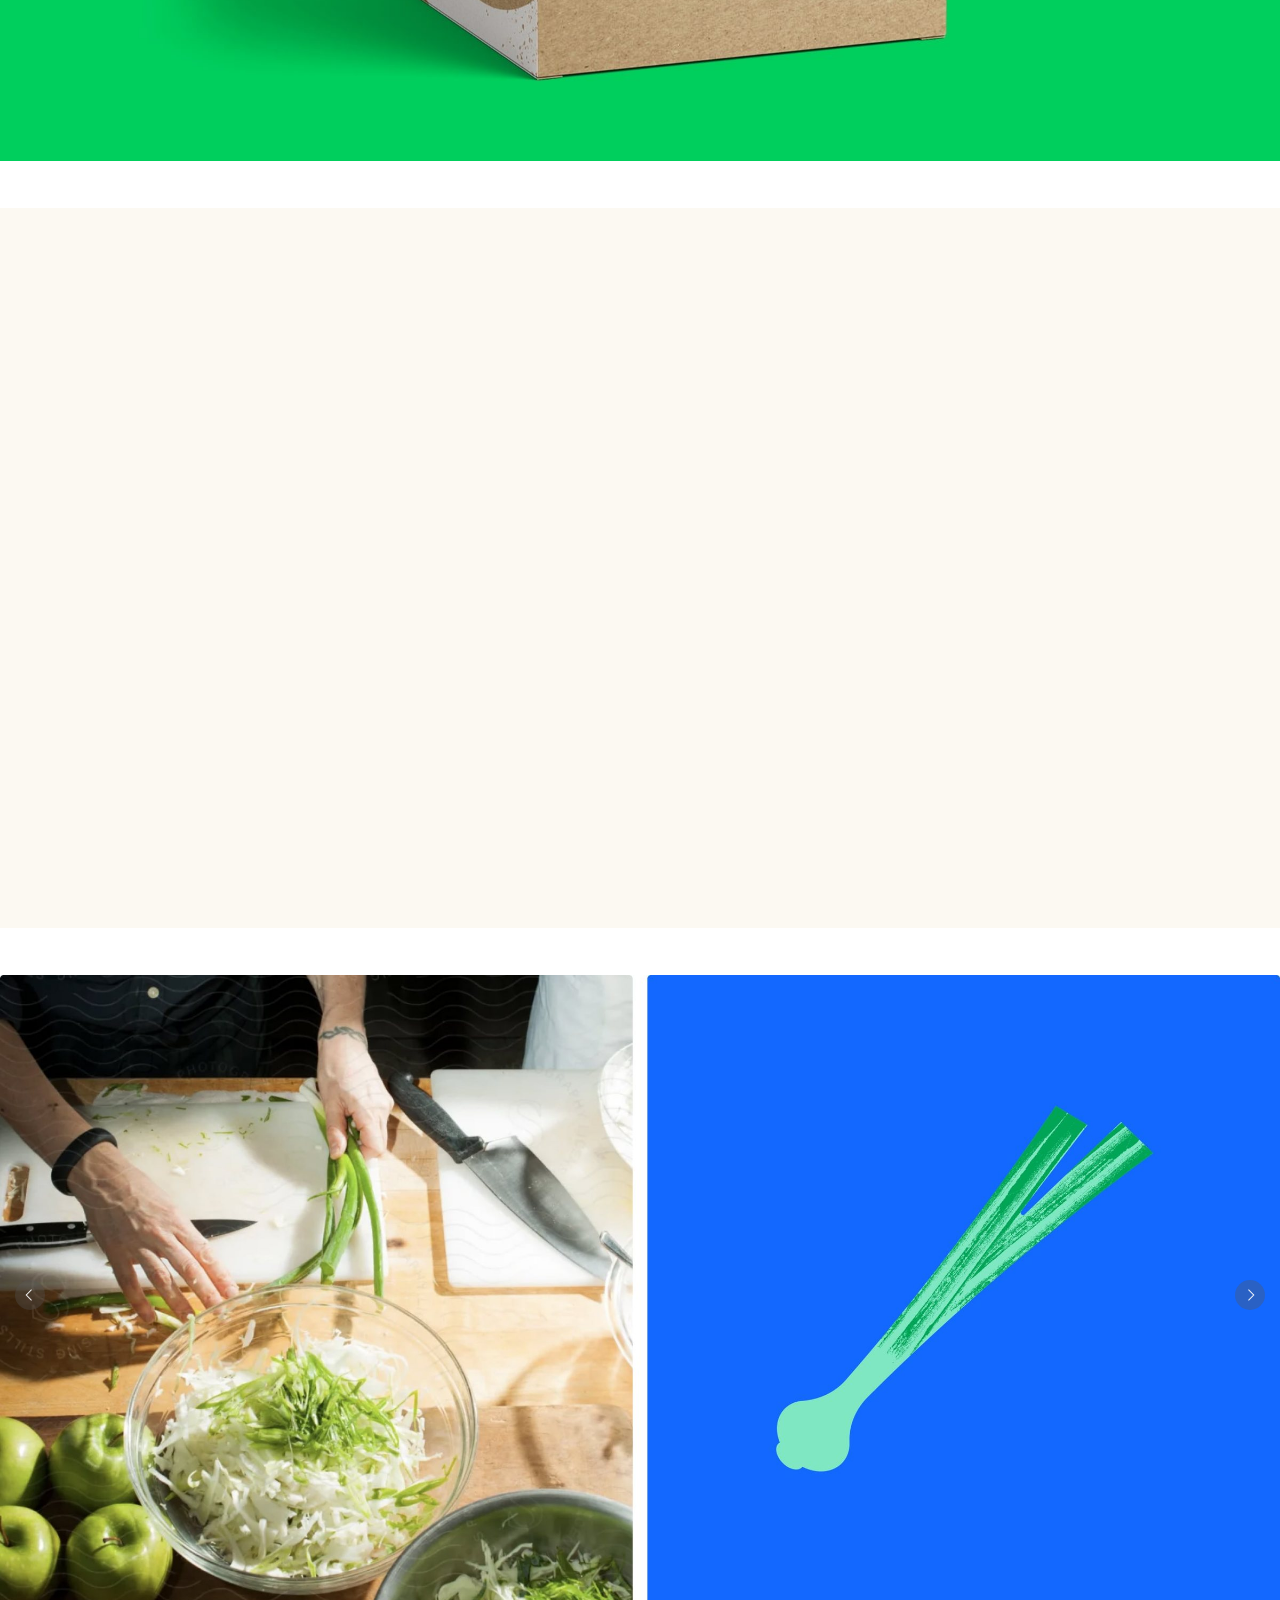
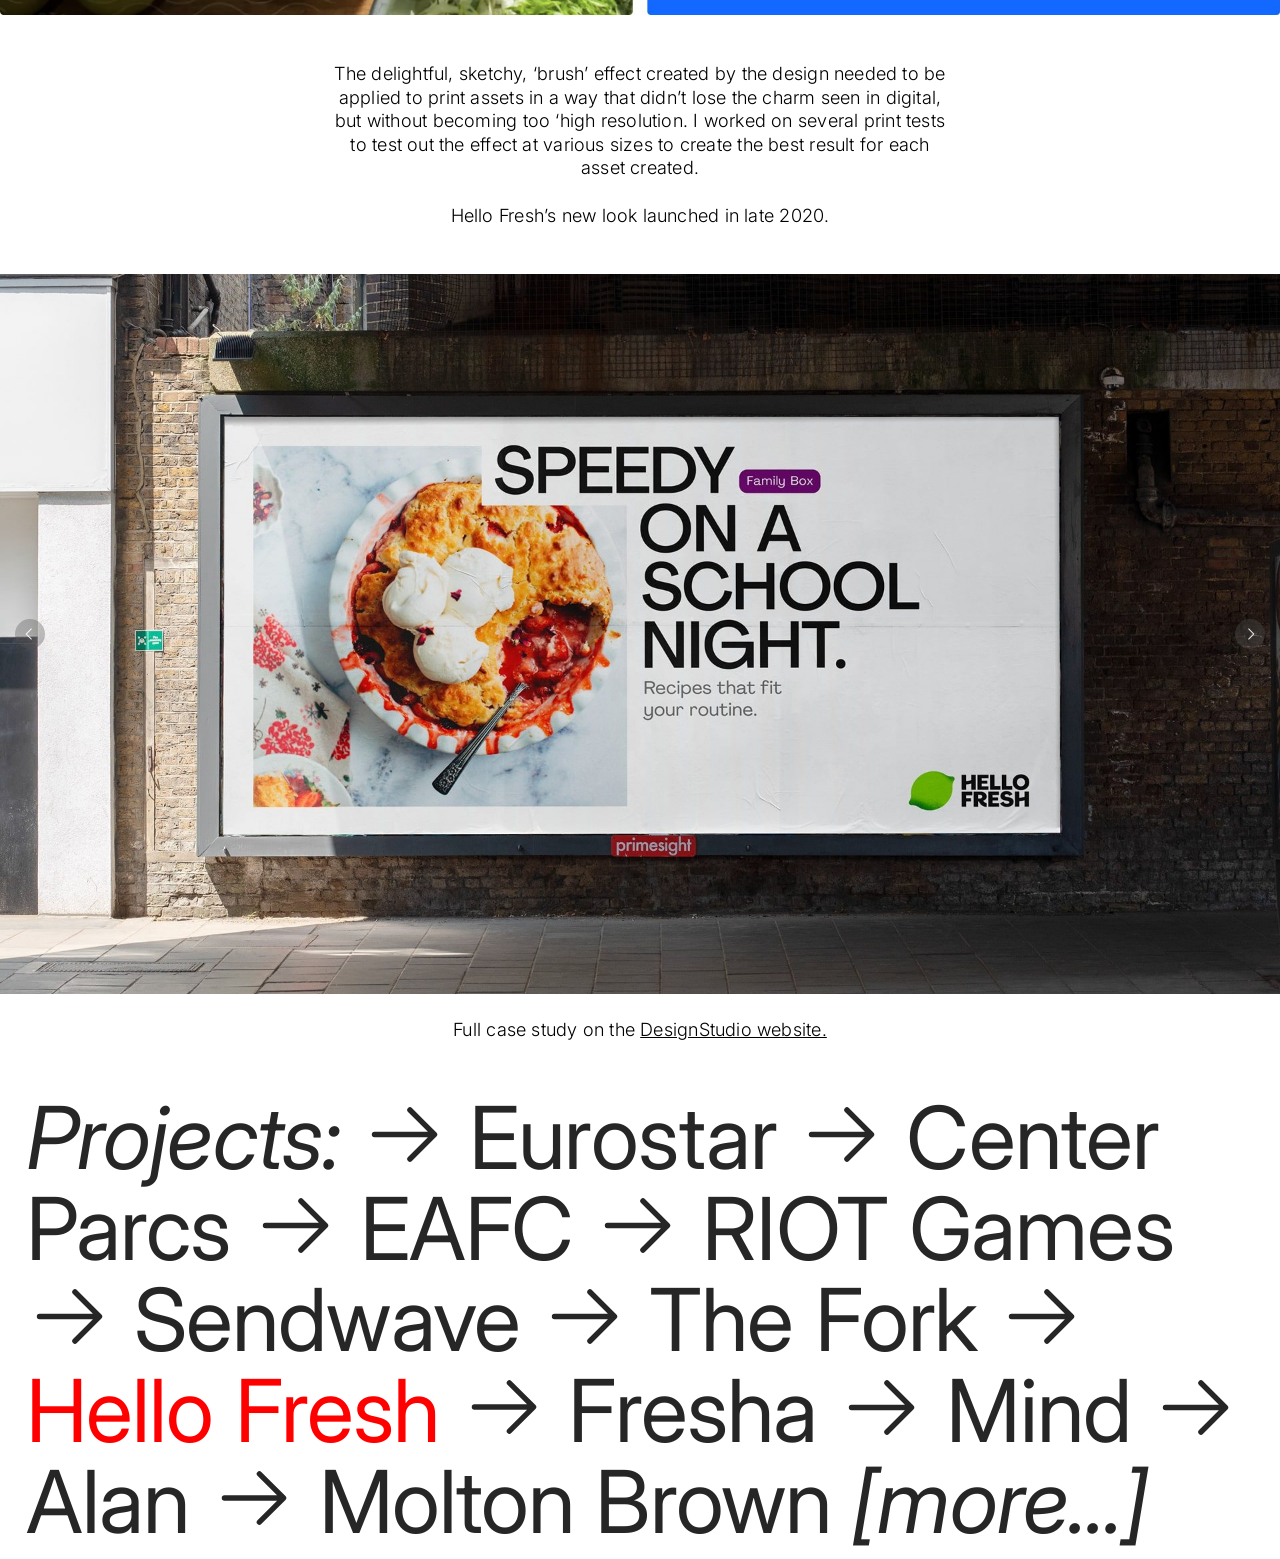
<file: hello-fresh/index.html>
<!doctype html>
<html lang="en" class="no-js">
<head>
  <meta charset="utf-8">
  <meta name="viewport" content="width=device-width, initial-scale=1">
  <title>Hello Fresh — jonathan reed</title>
  <meta name="description" content="jonathan reed&#x27;s portfolio and contact details">
  <meta property="og:type" content="website">
  <meta property="og:site_name" content="jonathan reed">
  <meta property="og:title" content="Hello Fresh — jonathan reed">
  <meta property="og:description" content="jonathan reed&#x27;s portfolio and contact details">
  <meta property="og:url" content="https://jonathanreed.me/hello-fresh/">
  <meta property="og:image" content="https://jonathanreed.me/assets/images/share.jpg">
  <meta property="og:image:width" content="1200">
  <meta property="og:image:height" content="630">
  <meta name="twitter:card" content="summary_large_image">
  <link rel="canonical" href="https://jonathanreed.me/hello-fresh/">
  <link rel="icon" href="../assets/images/favicon.svg" type="image/svg+xml">
  <link rel="apple-touch-icon" href="../assets/images/apple-touch-icon.png">
  <link rel="preload" href="../assets/fonts/vcr-osd-mono.woff2" as="font" type="font/woff2" crossorigin>
  <link rel="stylesheet" href="../assets/css/styles.css?v=dev">
  <script src="../assets/js/main.js?v=dev" defer></script>
</head>
<body class="page-project">
<a class="skip-link" href="#main">Skip to content</a>
<header class="site-header site-header--white">
  <div class="nav"><a href="../"><span class="icon icon--peace" aria-hidden="true"></span> JONATHAN_REED<br>
<span class="icon icon--pencil" aria-hidden="true"></span> SENIOR_CREATIVE_ARTWORKER</a></div>
  <nav class="nav nav--right" aria-label="Site">
    <a href="../about/">WORDS_ABOUT_ME</a> <span class="icon icon--command" aria-hidden="true"></span><br>
    <a href="mailto:hello@jonathanreed.me">GET_IN_TOUCH</a> <span class="icon icon--mail" aria-hidden="true"></span>
  </nav>
</header>
<main id="main" class="project">
<div class="hero"><figure class="media"><video src="../assets/media/hello-fresh/hello-fresh-header.mp4" poster="../assets/media/hello-fresh/hello-fresh-header-poster.jpg" width="1920" height="1080" autoplay muted loop playsinline preload="metadata"></video></figure></div><div class="cols"><div class="col col--empty" style="--span:4"></div><div class="col col--empty" style="--span:4"><br>
<br>
</div><div class="col col--empty" style="--span:4"></div></div><div class="cols"><div class="col col--empty" style="--span:3"></div><div class="col" style="--span:6"><div class="align-center"><h2><a href="https://www.design.studio/work/hellofresh" rel="noopener" target="_blank">“Cooking up a meal-kit brand that fits your life”</a><br>
<br>
</h2></div></div><div class="col col--empty" style="--span:3"></div></div><div class="cols cols--no-stack" style="--gutter:1.0rem;--mobile-gutter:0.0rem"><div class="col col--empty" style="--span:2"></div><div class="col" style="--span:8"><div class="align-center">Needing a fresh new look to stand out from the crowd, DesignStudio created a new visual identity which covered lots of touch points online as well as in print. I worked on all areas of the final assets, making sure everything was consistent and in the best shape for Hello Fresh to roll out across their many applications.<br>
<br>
</div></div><div class="col col--empty" style="--span:2"></div></div><div class="slideshow" data-delay="3.5" data-pause-on-hover style="--ratio:0.5625"><div class="slideshow__track"><div class="slide"><figure class="media zoomable"><a href="../assets/media/hello-fresh/hello-fresh-box-1.jpg" data-zoom><img src="../assets/media/hello-fresh/hello-fresh-box-1.jpg" srcset="../assets/media/hello-fresh/hello-fresh-box-1-1200.jpg 1200w, ../assets/media/hello-fresh/hello-fresh-box-1.jpg 1920w" sizes="100vw" width="1920" height="1080" alt="Hello fresh box" loading="lazy" decoding="async"></a></figure></div><div class="slide"><figure class="media zoomable"><a href="../assets/media/hello-fresh/hello-fresh-box-2.jpg" data-zoom><img src="../assets/media/hello-fresh/hello-fresh-box-2.jpg" srcset="../assets/media/hello-fresh/hello-fresh-box-2-1200.jpg 1200w, ../assets/media/hello-fresh/hello-fresh-box-2.jpg 1920w" sizes="100vw" width="1920" height="1080" alt="Hello fresh box" loading="lazy" decoding="async"></a></figure></div></div><button class="slideshow__prev" type="button" aria-label="Previous image"></button><button class="slideshow__next" type="button" aria-label="Next image"></button></div><br>
<br>
<div class="gallery"><div class="gallery__item" style="--ar:1.7778"><figure class="media"><video src="../assets/media/hello-fresh/hello-fresh-ingredients.mp4" poster="../assets/media/hello-fresh/hello-fresh-ingredients-poster.jpg" width="1920" height="1080" autoplay muted loop playsinline preload="metadata"></video></figure></div></div><br>
<br>
<div class="slideshow" data-delay="3.5" data-pause-on-hover style="--ratio:0.5000"><div class="slideshow__track"><div class="slide"><figure class="media zoomable"><a href="../assets/media/hello-fresh/hello-fresh-ingredients-2.jpg" data-zoom><img src="../assets/media/hello-fresh/hello-fresh-ingredients-2.jpg" srcset="../assets/media/hello-fresh/hello-fresh-ingredients-2-1200.jpg 1200w, ../assets/media/hello-fresh/hello-fresh-ingredients-2.jpg 2400w" sizes="100vw" width="2784" height="1392" alt="Hello fresh ingredients" loading="lazy" decoding="async"></a></figure></div><div class="slide"><figure class="media zoomable"><a href="../assets/media/hello-fresh/hello-fresh-ingredients-3.jpg" data-zoom><img src="../assets/media/hello-fresh/hello-fresh-ingredients-3.jpg" srcset="../assets/media/hello-fresh/hello-fresh-ingredients-3-1200.jpg 1200w, ../assets/media/hello-fresh/hello-fresh-ingredients-3.jpg 2400w" sizes="100vw" width="2784" height="1392" alt="Hello fresh ingredients" loading="lazy" decoding="async"></a></figure></div><div class="slide"><figure class="media zoomable"><a href="../assets/media/hello-fresh/hello-fresh-ingredients-1.jpg" data-zoom><img src="../assets/media/hello-fresh/hello-fresh-ingredients-1.jpg" srcset="../assets/media/hello-fresh/hello-fresh-ingredients-1-1200.jpg 1200w, ../assets/media/hello-fresh/hello-fresh-ingredients-1.jpg 2400w" sizes="100vw" width="2784" height="1392" alt="Hello fresh ingredients" loading="lazy" decoding="async"></a></figure></div></div><button class="slideshow__prev" type="button" aria-label="Previous image"></button><button class="slideshow__next" type="button" aria-label="Next image"></button></div><div class="cols"><div class="col col--empty" style="--span:3"></div><div class="col" style="--span:6"><br>
<br>
<div class="align-center">The delightful, sketchy, ‘brush’ effect created by the design needed to be applied to print assets in a way that didn’t lose the charm seen in digital, but without becoming too ‘high resolution. I worked on several print tests to test out the effect at various sizes to create the best result for each asset created.<br>
<br>
Hello Fresh’s new look launched in late 2020.
</div>
<br>
<br>
</div><div class="col col--empty" style="--span:3"></div></div><div class="slideshow" data-delay="3.5" data-shuffle data-pause-on-hover style="--ratio:0.5625"><div class="slideshow__track"><div class="slide"><figure class="media zoomable"><a href="../assets/media/hello-fresh/hello-fresh-stickers.jpg" data-zoom><img src="../assets/media/hello-fresh/hello-fresh-stickers.jpg" srcset="../assets/media/hello-fresh/hello-fresh-stickers-1200.jpg 1200w, ../assets/media/hello-fresh/hello-fresh-stickers.jpg 1920w" sizes="100vw" width="1920" height="1080" alt="Hello fresh stickers" loading="lazy" decoding="async"></a></figure></div><div class="slide"><figure class="media zoomable"><a href="../assets/media/hello-fresh/hello-fresh-ooh.jpg" data-zoom><img src="../assets/media/hello-fresh/hello-fresh-ooh.jpg" srcset="../assets/media/hello-fresh/hello-fresh-ooh-1200.jpg 1200w, ../assets/media/hello-fresh/hello-fresh-ooh.jpg 1920w" sizes="100vw" width="1920" height="1080" alt="Hello fresh ooh" loading="lazy" decoding="async"></a></figure></div></div><button class="slideshow__prev" type="button" aria-label="Previous image"></button><button class="slideshow__next" type="button" aria-label="Next image"></button></div><div class="cols"><div class="col col--empty" style="--span:3"></div><div class="col" style="--span:6"><div class="align-center"><br>
Full case study on the <a href="https://www.design.studio/work/hellofresh" rel="noopener" target="_blank">DesignStudio website.</a><br></div><br></div><div class="col col--empty" style="--span:3"></div></div>
</main>
<footer class="site-footer">
  <h1 class="projects"><i>Projects:</i> <span class="icon icon--arrow-right" aria-hidden="true"></span> <a href="../eurostar/">Eurostar</a> <span class="icon icon--arrow-right" aria-hidden="true"></span> <a href="../center-parcs/">Center Parcs</a> <span class="icon icon--arrow-right" aria-hidden="true"></span> <a href="../eafc/">EAFC</a> <span class="icon icon--arrow-right" aria-hidden="true"></span> <a href="../riot-games/">RIOT Games</a> <span class="icon icon--arrow-right" aria-hidden="true"></span> <a href="../sendwave/">Sendwave</a> <span class="icon icon--arrow-right" aria-hidden="true"></span> <a href="../the-fork/">The Fork</a> <span class="icon icon--arrow-right" aria-hidden="true"></span> <a href="../hello-fresh/" class="active">Hello Fresh</a> <span class="icon icon--arrow-right" aria-hidden="true"></span> <a href="../fresha/">Fresha</a> <span class="icon icon--arrow-right" aria-hidden="true"></span> <a href="../mind/">Mind</a> <span class="icon icon--arrow-right" aria-hidden="true"></span> <a href="../alan/">Alan</a> <span class="icon icon--arrow-right" aria-hidden="true"></span> <a href="../molton-brown/">Molton Brown</a> <i><a href="../more/">[more...]</a></i></h1>
</footer>

  <!-- Cloudflare Web Analytics --><script type='module' src='https://static.cloudflareinsights.com/beacon.min.js' data-cf-beacon='{"token": "20a8a993c7c740b4acc0a126cea4087b"}'></script><!-- End Cloudflare Web Analytics -->
</body>
</html>
</file>
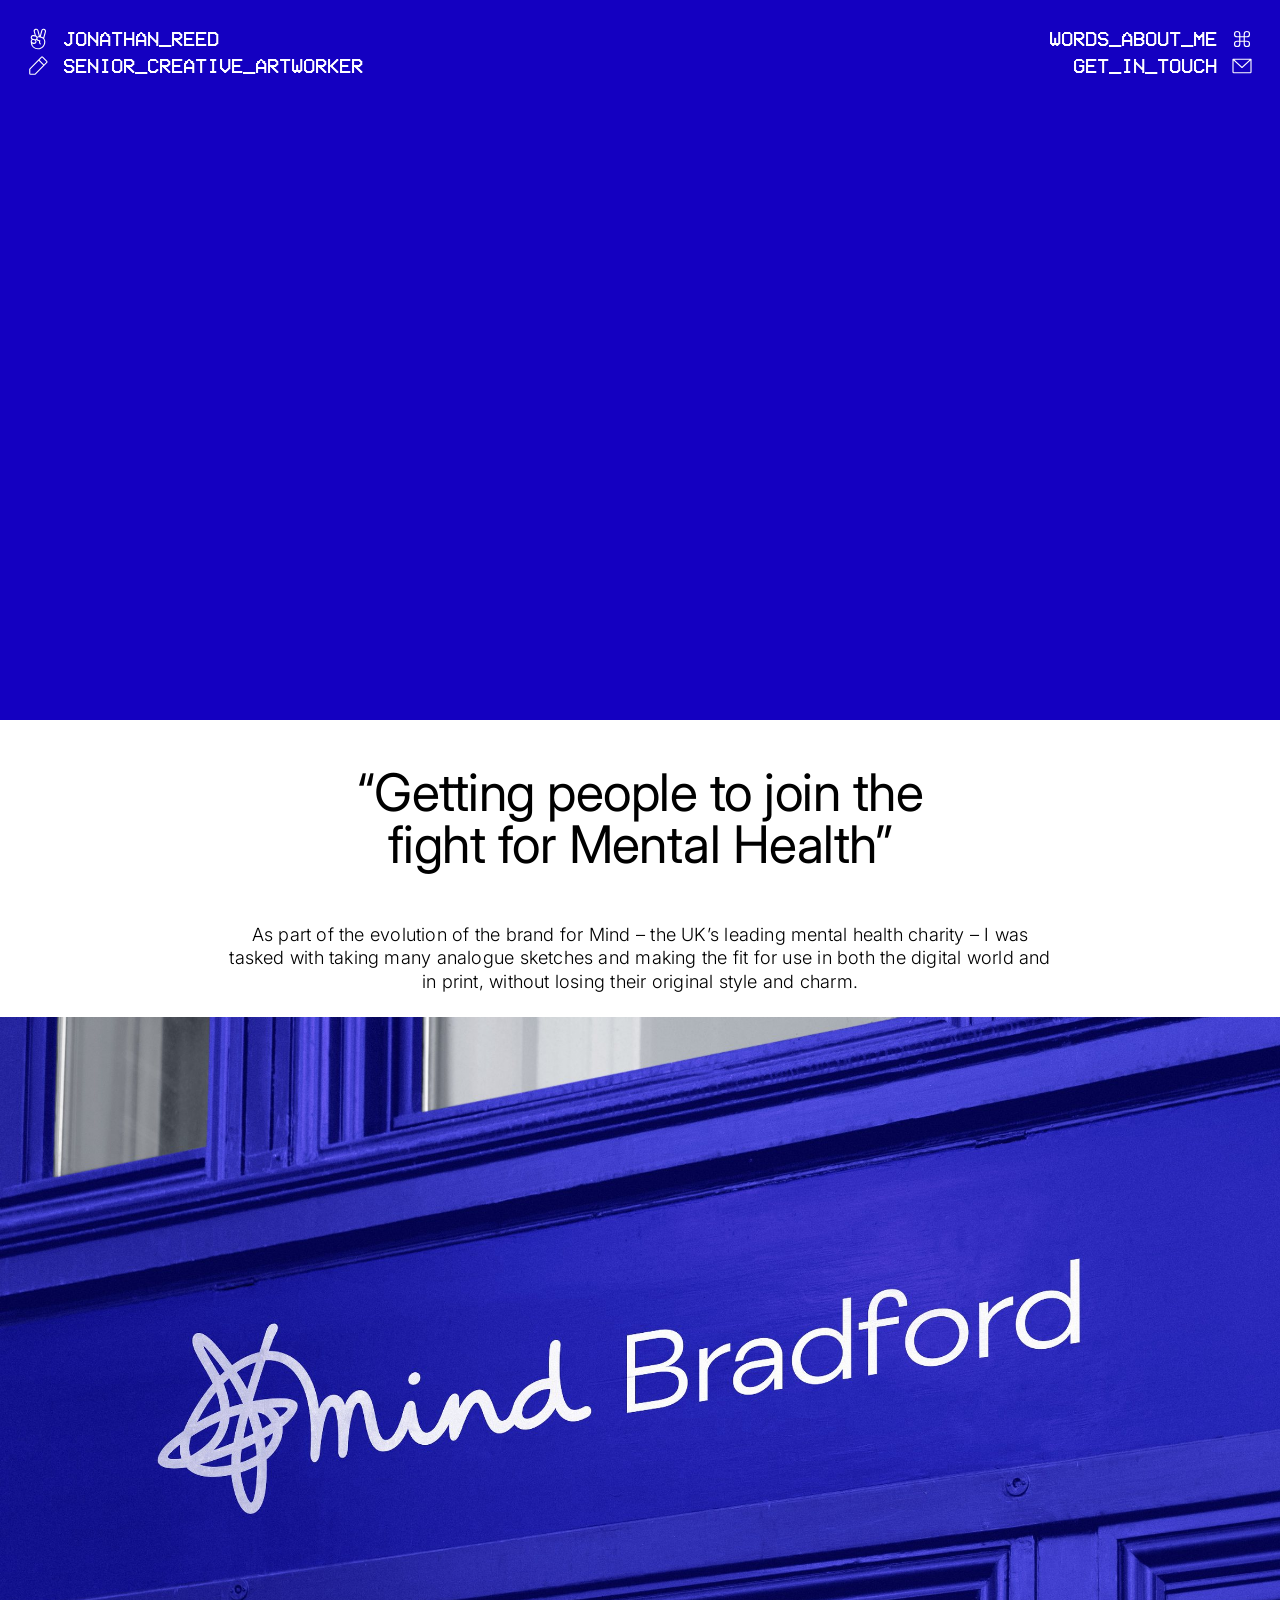
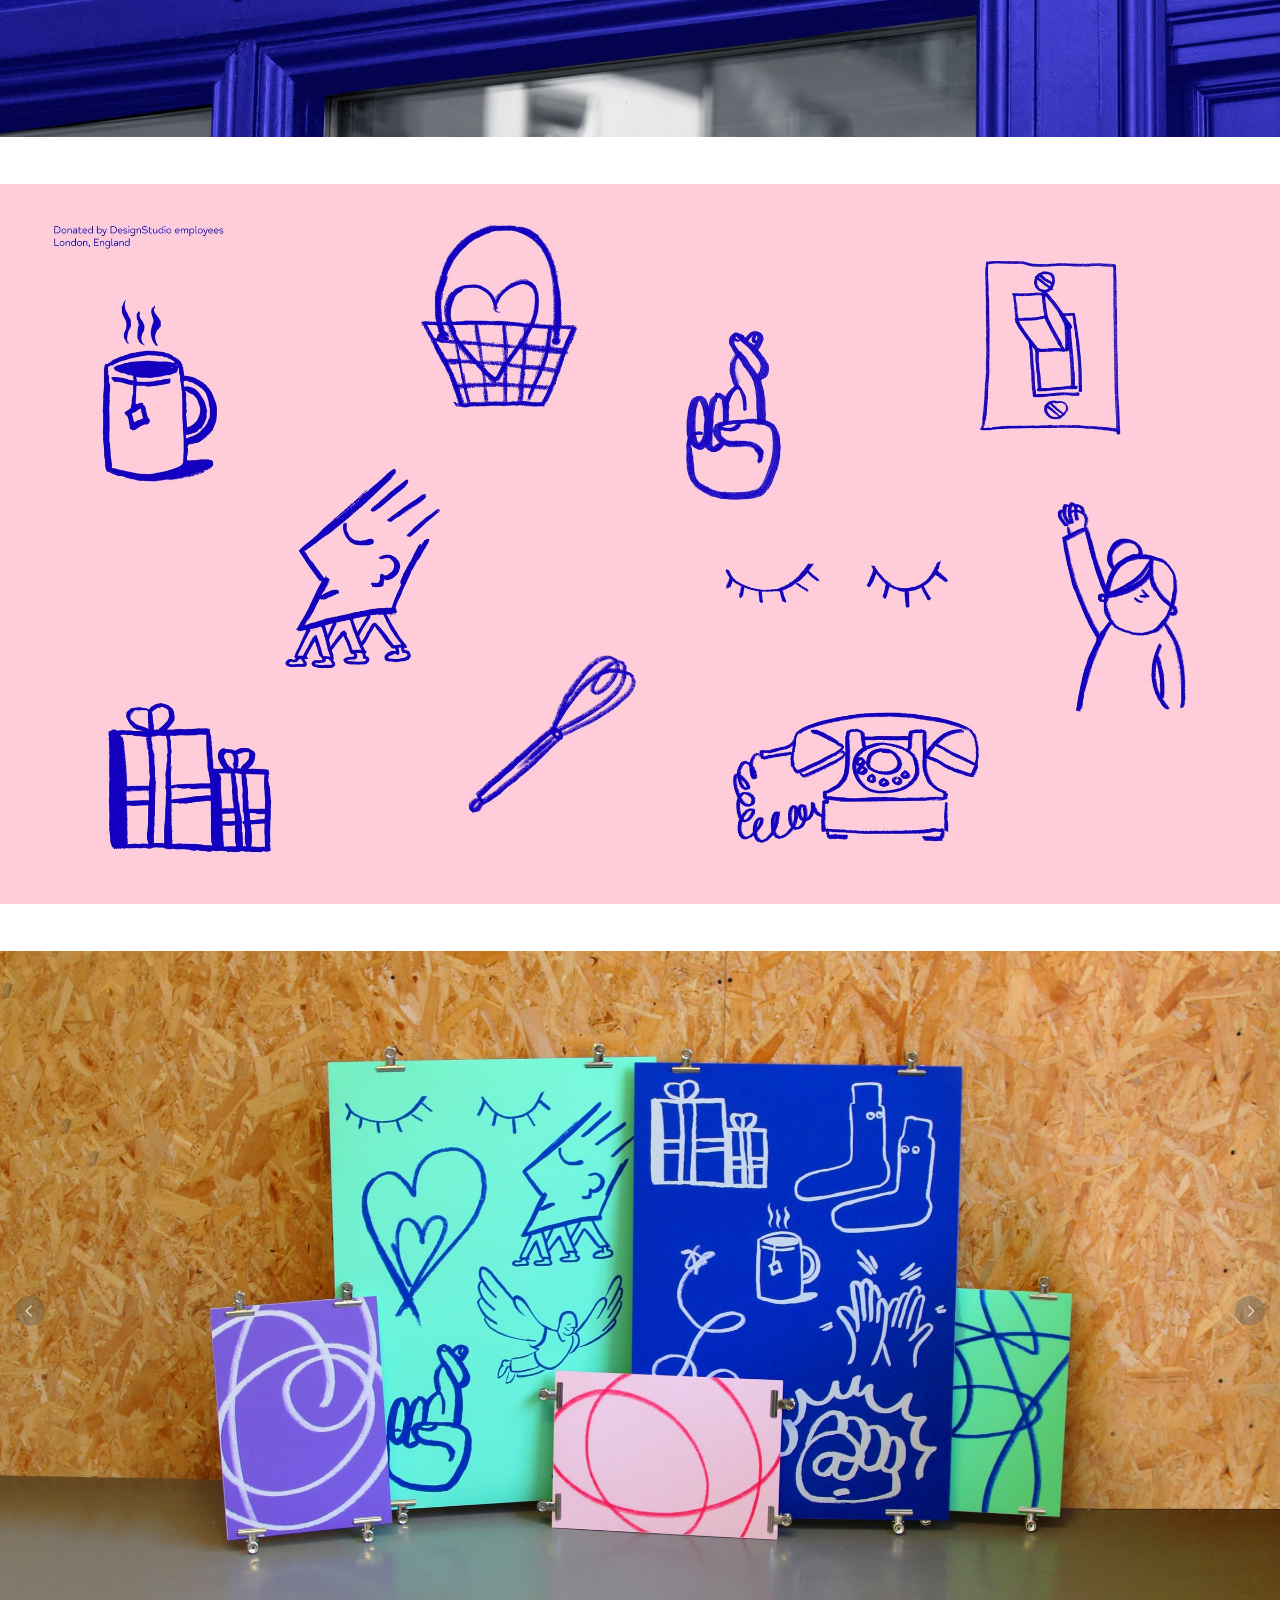
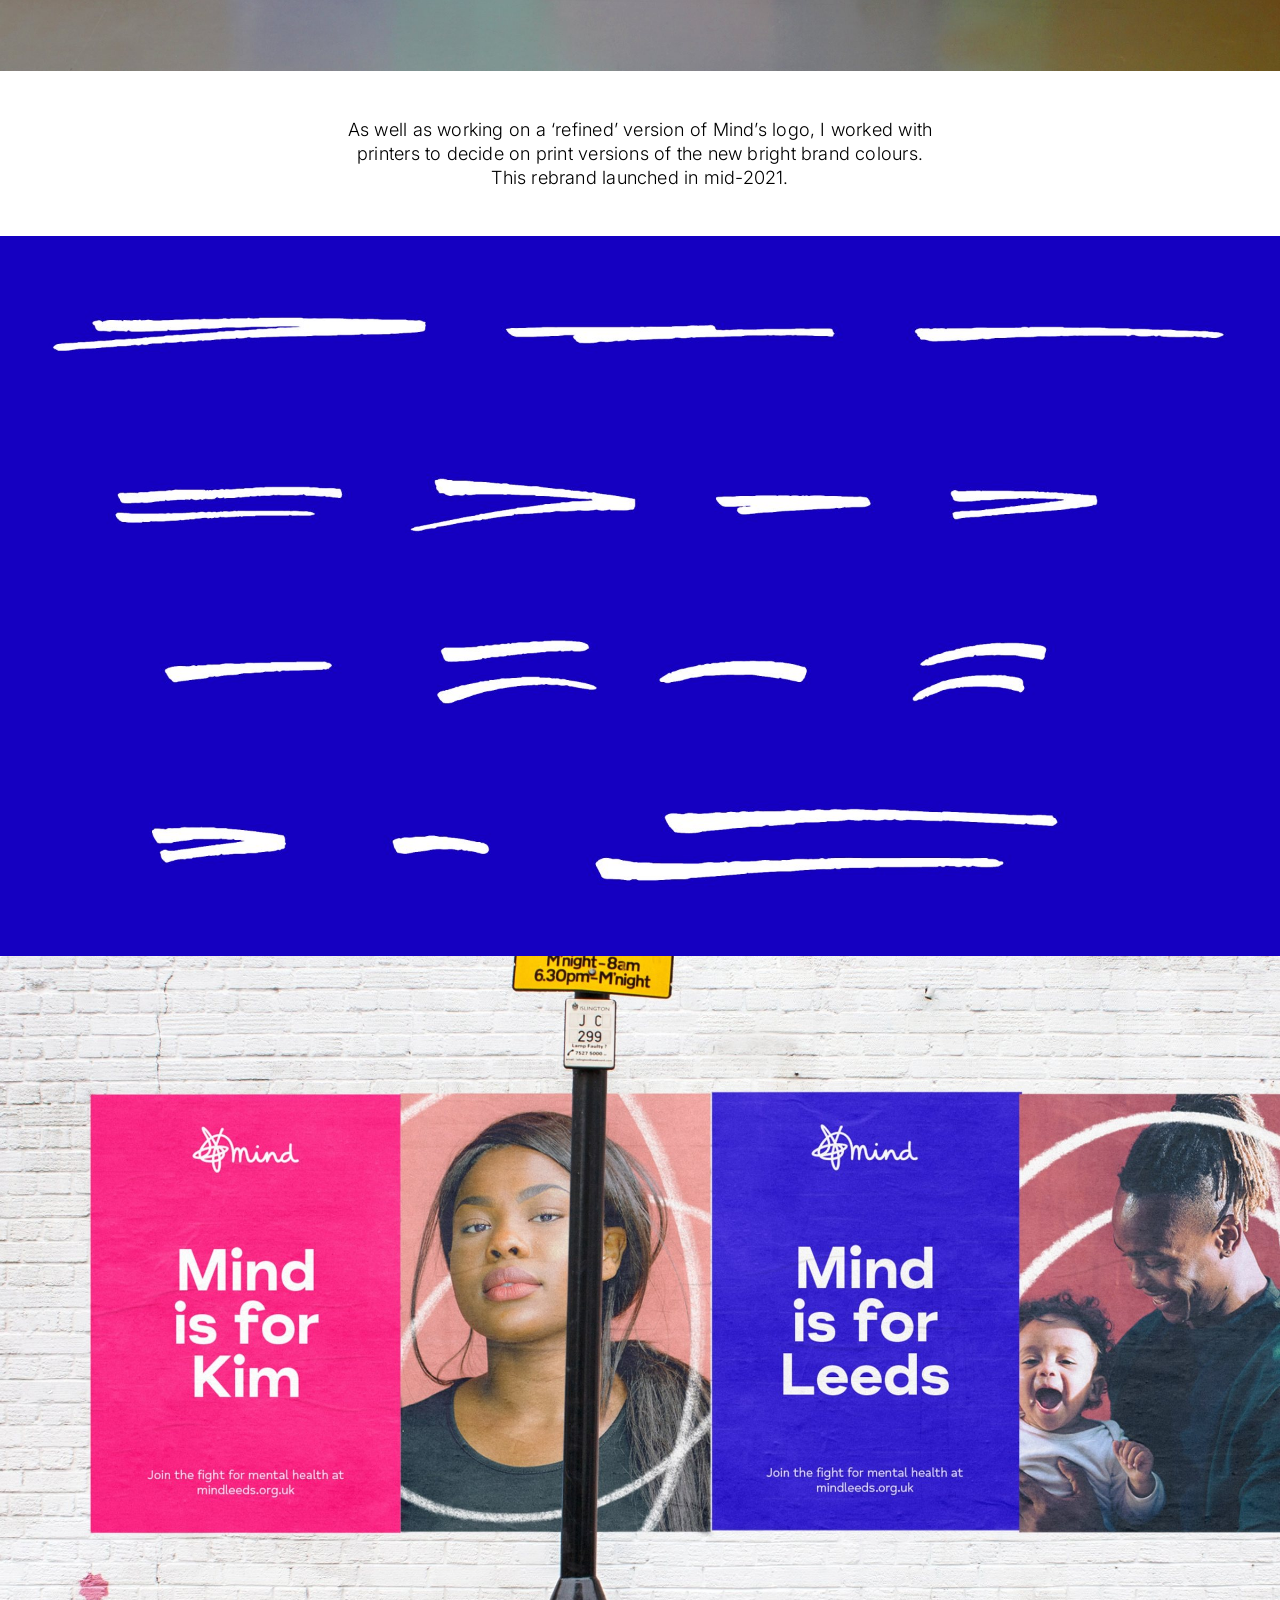
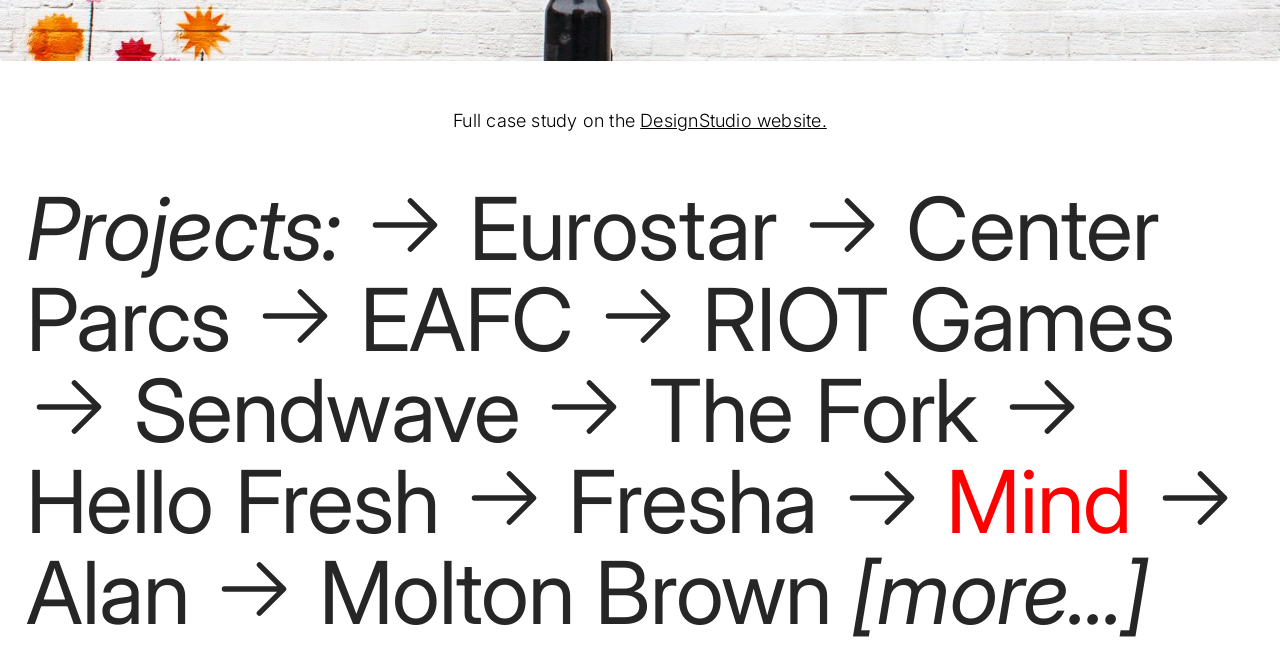
<file: mind/index.html>
<!doctype html>
<html lang="en" class="no-js">
<head>
  <meta charset="utf-8">
  <meta name="viewport" content="width=device-width, initial-scale=1">
  <title>Mind — jonathan reed</title>
  <meta name="description" content="jonathan reed&#x27;s portfolio and contact details">
  <meta property="og:type" content="website">
  <meta property="og:site_name" content="jonathan reed">
  <meta property="og:title" content="Mind — jonathan reed">
  <meta property="og:description" content="jonathan reed&#x27;s portfolio and contact details">
  <meta property="og:url" content="https://jonathanreed.me/mind/">
  <meta property="og:image" content="https://jonathanreed.me/assets/images/share.jpg">
  <meta property="og:image:width" content="1200">
  <meta property="og:image:height" content="630">
  <meta name="twitter:card" content="summary_large_image">
  <link rel="canonical" href="https://jonathanreed.me/mind/">
  <link rel="icon" href="../assets/images/favicon.svg" type="image/svg+xml">
  <link rel="apple-touch-icon" href="../assets/images/apple-touch-icon.png">
  <link rel="preload" href="../assets/fonts/vcr-osd-mono.woff2" as="font" type="font/woff2" crossorigin>
  <link rel="stylesheet" href="../assets/css/styles.css?v=dev">
  <script src="../assets/js/main.js?v=dev" defer></script>
</head>
<body class="page-project">
<a class="skip-link" href="#main">Skip to content</a>
<header class="site-header site-header--white">
  <div class="nav"><a href="../"><span class="icon icon--peace" aria-hidden="true"></span> JONATHAN_REED<br>
<span class="icon icon--pencil" aria-hidden="true"></span> SENIOR_CREATIVE_ARTWORKER</a></div>
  <nav class="nav nav--right" aria-label="Site">
    <a href="../about/">WORDS_ABOUT_ME</a> <span class="icon icon--command" aria-hidden="true"></span><br>
    <a href="mailto:hello@jonathanreed.me">GET_IN_TOUCH</a> <span class="icon icon--mail" aria-hidden="true"></span>
  </nav>
</header>
<main id="main" class="project">
<div class="hero"><figure class="media"><video src="../assets/media/mind/mind-header.mp4" poster="../assets/media/mind/mind-header-poster.jpg" width="1920" height="1080" autoplay muted loop playsinline preload="metadata"></video></figure></div><div class="cols"><div class="col col--empty" style="--span:4"></div><div class="col col--empty" style="--span:4"><br>
<br>
</div><div class="col col--empty" style="--span:4"></div></div><div class="cols"><div class="col col--empty" style="--span:3"></div><div class="col" style="--span:6"><div class="align-center"><h2><a href="https://www.design.studio/work/mind" rel="noopener" target="_blank">“Getting people to join the fight for Mental Health”</a><br>
<br>
</h2></div></div><div class="col col--empty" style="--span:3"></div></div><div class="cols cols--no-stack" style="--gutter:1.0rem;--mobile-gutter:0.0rem"><div class="col col--empty" style="--span:2"></div><div class="col" style="--span:8"><div class="align-center">As part of the evolution of the brand for Mind – the UK’s leading mental health charity – I was tasked with taking many analogue sketches and making the fit for use in both the digital world and in print, without losing their original style and charm.<br>
<br>
</div></div><div class="col col--empty" style="--span:2"></div></div><div class="gallery"><div class="gallery__item" style="--ar:1.7778"><figure class="media zoomable"><a href="../assets/media/mind/mind-store.jpg" data-zoom><img src="../assets/media/mind/mind-store.jpg" srcset="../assets/media/mind/mind-store-1200.jpg 1200w, ../assets/media/mind/mind-store.jpg 2400w" sizes="100vw" width="4000" height="2250" alt="Mind store" loading="lazy" decoding="async"></a></figure></div></div><br>
<br>
<div class="gallery"><div class="gallery__item" style="--ar:1.7778"><figure class="media zoomable"><a href="../assets/media/mind/mind-illos.jpg" data-zoom><img src="../assets/media/mind/mind-illos.jpg" srcset="../assets/media/mind/mind-illos-1200.jpg 1200w, ../assets/media/mind/mind-illos.jpg 2400w" sizes="100vw" width="8000" height="4500" alt="Mind illos" loading="lazy" decoding="async"></a></figure></div></div><br>
<br>
<div class="slideshow" data-delay="3.5" data-shuffle data-pause-on-hover style="--ratio:0.5625"><div class="slideshow__track"><div class="slide"><figure class="media zoomable"><a href="../assets/media/mind/mind-print-1.jpg" data-zoom><img src="../assets/media/mind/mind-print-1.jpg" srcset="../assets/media/mind/mind-print-1-1200.jpg 1200w, ../assets/media/mind/mind-print-1.jpg 2400w" sizes="100vw" width="4000" height="2250" alt="Mind print" loading="lazy" decoding="async"></a></figure></div><div class="slide"><figure class="media zoomable"><a href="../assets/media/mind/mind-print-2.jpg" data-zoom><img src="../assets/media/mind/mind-print-2.jpg" srcset="../assets/media/mind/mind-print-2-1200.jpg 1200w, ../assets/media/mind/mind-print-2.jpg 2400w" sizes="100vw" width="4000" height="2250" alt="Mind print" loading="lazy" decoding="async"></a></figure></div></div><button class="slideshow__prev" type="button" aria-label="Previous image"></button><button class="slideshow__next" type="button" aria-label="Next image"></button></div><div class="cols"><div class="col col--empty" style="--span:3"></div><div class="col" style="--span:6"><br>
<br>
<div class="align-center">As well as working on a ‘refined’ version of Mind’s logo, I worked with printers to decide on print versions of the new bright brand colours.<br>
This rebrand launched in mid-2021.</div>
<br>
<br>
</div><div class="col col--empty" style="--span:3"></div></div><div class="gallery"><div class="gallery__item" style="--ar:1.7778"><figure class="media zoomable"><a href="../assets/media/mind/mind-lines.jpg" data-zoom><img src="../assets/media/mind/mind-lines.jpg" srcset="../assets/media/mind/mind-lines-1200.jpg 1200w, ../assets/media/mind/mind-lines.jpg 1920w" sizes="100vw" width="1920" height="1080" alt="Mind lines" loading="lazy" decoding="async"></a></figure></div></div><div class="cols" style="--gutter:1rem"><div class="col" style="--span:12"><figure class="media zoomable"><a href="../assets/media/mind/mind-ooh.jpg" data-zoom><img src="../assets/media/mind/mind-ooh.jpg" srcset="../assets/media/mind/mind-ooh-1200.jpg 1200w, ../assets/media/mind/mind-ooh.jpg 2400w" sizes="100vw" width="2784" height="1534" alt="Mind ooh" loading="lazy" decoding="async"></a></figure></div></div><div class="cols"><div class="col col--empty" style="--span:3"></div><div class="col" style="--span:6"><div class="align-center"><br>
<br>
Full case study on the <a href="https://www.design.studio/work/mind" rel="noopener" target="_blank">DesignStudio website.</a><br>
</div><br></div><div class="col col--empty" style="--span:3"></div></div>
</main>
<footer class="site-footer">
  <h1 class="projects"><i>Projects:</i> <span class="icon icon--arrow-right" aria-hidden="true"></span> <a href="../eurostar/">Eurostar</a> <span class="icon icon--arrow-right" aria-hidden="true"></span> <a href="../center-parcs/">Center Parcs</a> <span class="icon icon--arrow-right" aria-hidden="true"></span> <a href="../eafc/">EAFC</a> <span class="icon icon--arrow-right" aria-hidden="true"></span> <a href="../riot-games/">RIOT Games</a> <span class="icon icon--arrow-right" aria-hidden="true"></span> <a href="../sendwave/">Sendwave</a> <span class="icon icon--arrow-right" aria-hidden="true"></span> <a href="../the-fork/">The Fork</a> <span class="icon icon--arrow-right" aria-hidden="true"></span> <a href="../hello-fresh/">Hello Fresh</a> <span class="icon icon--arrow-right" aria-hidden="true"></span> <a href="../fresha/">Fresha</a> <span class="icon icon--arrow-right" aria-hidden="true"></span> <a href="../mind/" class="active">Mind</a> <span class="icon icon--arrow-right" aria-hidden="true"></span> <a href="../alan/">Alan</a> <span class="icon icon--arrow-right" aria-hidden="true"></span> <a href="../molton-brown/">Molton Brown</a> <i><a href="../more/">[more...]</a></i></h1>
</footer>

  <!-- Cloudflare Web Analytics --><script type='module' src='https://static.cloudflareinsights.com/beacon.min.js' data-cf-beacon='{"token": "20a8a993c7c740b4acc0a126cea4087b"}'></script><!-- End Cloudflare Web Analytics -->
</body>
</html>
</file>
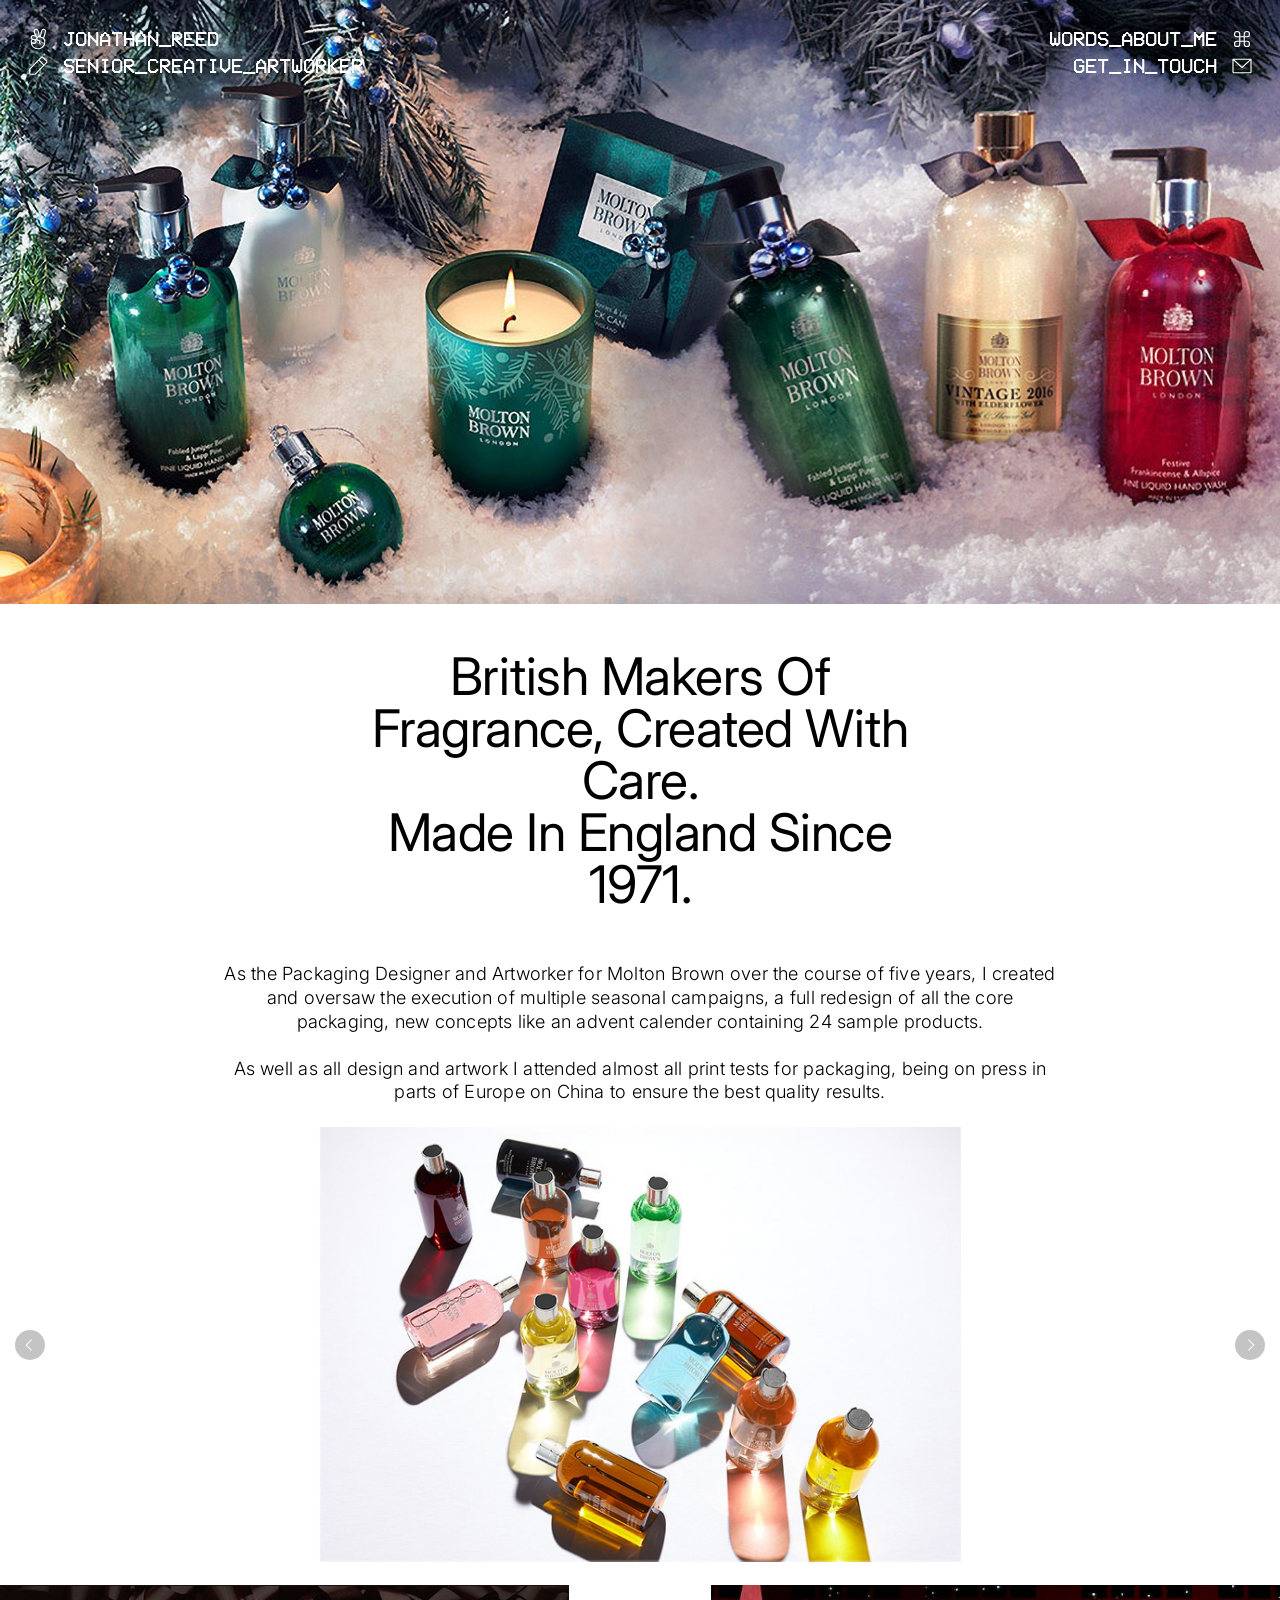
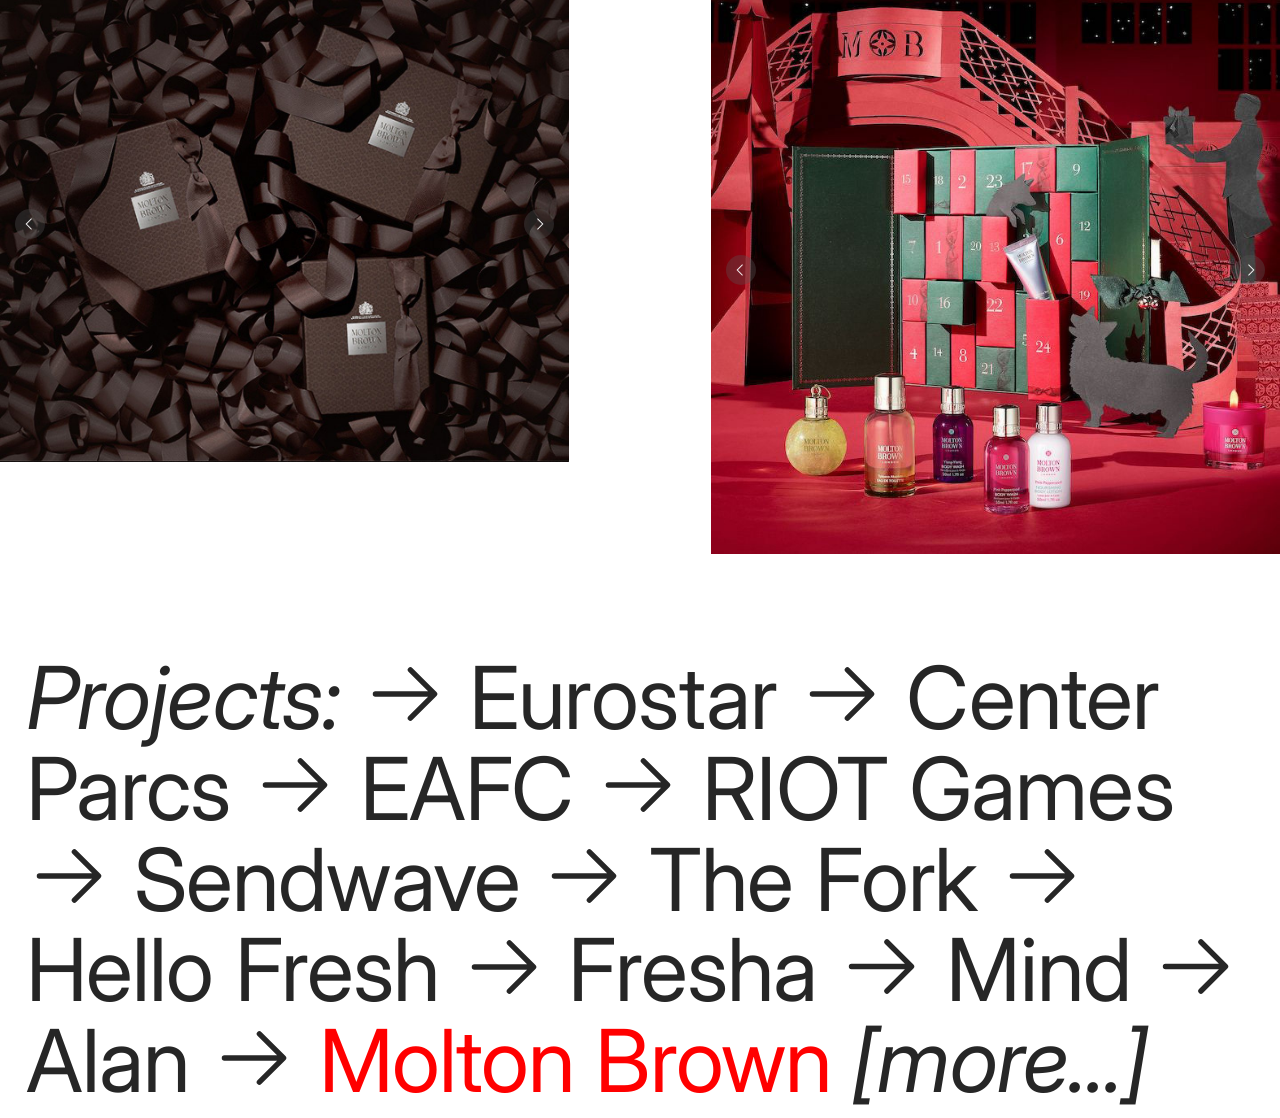
<file: molton-brown/index.html>
<!doctype html>
<html lang="en" class="no-js">
<head>
  <meta charset="utf-8">
  <meta name="viewport" content="width=device-width, initial-scale=1">
  <title>Molton Brown — jonathan reed</title>
  <meta name="description" content="jonathan reed&#x27;s portfolio and contact details">
  <meta property="og:type" content="website">
  <meta property="og:site_name" content="jonathan reed">
  <meta property="og:title" content="Molton Brown — jonathan reed">
  <meta property="og:description" content="jonathan reed&#x27;s portfolio and contact details">
  <meta property="og:url" content="https://jonathanreed.me/molton-brown/">
  <meta property="og:image" content="https://jonathanreed.me/assets/images/share.jpg">
  <meta property="og:image:width" content="1200">
  <meta property="og:image:height" content="630">
  <meta name="twitter:card" content="summary_large_image">
  <link rel="canonical" href="https://jonathanreed.me/molton-brown/">
  <link rel="icon" href="../assets/images/favicon.svg" type="image/svg+xml">
  <link rel="apple-touch-icon" href="../assets/images/apple-touch-icon.png">
  <link rel="preload" href="../assets/fonts/vcr-osd-mono.woff2" as="font" type="font/woff2" crossorigin>
  <link rel="stylesheet" href="../assets/css/styles.css?v=dev">
  <script src="../assets/js/main.js?v=dev" defer></script>
</head>
<body class="page-project">
<a class="skip-link" href="#main">Skip to content</a>
<header class="site-header site-header--white">
  <div class="nav"><a href="../"><span class="icon icon--peace" aria-hidden="true"></span> JONATHAN_REED<br>
<span class="icon icon--pencil" aria-hidden="true"></span> SENIOR_CREATIVE_ARTWORKER</a></div>
  <nav class="nav nav--right" aria-label="Site">
    <a href="../about/">WORDS_ABOUT_ME</a> <span class="icon icon--command" aria-hidden="true"></span><br>
    <a href="mailto:hello@jonathanreed.me">GET_IN_TOUCH</a> <span class="icon icon--mail" aria-hidden="true"></span>
  </nav>
</header>
<main id="main" class="project">
<div class="hero"><figure class="media zoomable"><a href="../assets/media/molton-brown/molton-brown-header.jpg" data-zoom><img src="../assets/media/molton-brown/molton-brown-header.jpg" srcset="../assets/media/molton-brown/molton-brown-header-1200.jpg 1200w, ../assets/media/molton-brown/molton-brown-header.jpg 1928w" sizes="100vw" width="1928" height="910" alt="Molton brown header" loading="lazy" decoding="async"></a></figure></div><div class="cols"><div class="col col--empty" style="--span:4"></div><div class="col col--empty" style="--span:4"><br>
<br>
</div><div class="col col--empty" style="--span:4"></div></div><div class="cols"><div class="col col--empty" style="--span:3"></div><div class="col" style="--span:6"><div class="align-center"><h2>British Makers Of Fragrance, Created With Care.<br>Made In England Since 1971.<br>
<br>
</h2></div></div><div class="col col--empty" style="--span:3"></div></div><div class="cols cols--no-stack" style="--gutter:1.0rem;--mobile-gutter:0.0rem"><div class="col col--empty" style="--span:2"></div><div class="col" style="--span:8"><div class="align-center">As the Packaging Designer and Artworker for Molton Brown over the course of five years, I created and oversaw the execution of multiple seasonal campaigns, a full redesign of all the core packaging, new concepts like an advent calender containing 24 sample products.<br>
<br>
As well as all design and artwork I attended almost all print tests for packaging, being on press in parts of Europe on China to ensure the best quality results.<br>
<br>
</div></div><div class="col col--empty" style="--span:2"></div></div><div class="slideshow" data-delay="3.5" data-pause-on-hover style="--height:33.5rem"><div class="slideshow__track"><div class="slide"><figure class="media zoomable"><a href="../assets/media/molton-brown/molton-brown-bottles-2.jpg" data-zoom><img src="../assets/media/molton-brown/molton-brown-bottles-2.jpg" width="1384" height="936" alt="Molton brown bottles" loading="lazy" decoding="async"></a></figure></div><div class="slide"><figure class="media zoomable"><a href="../assets/media/molton-brown/molton-brown-bottles-3.jpg" data-zoom><img src="../assets/media/molton-brown/molton-brown-bottles-3.jpg" width="1384" height="1378" alt="Molton brown bottles" loading="lazy" decoding="async"></a></figure></div><div class="slide"><figure class="media zoomable"><a href="../assets/media/molton-brown/molton-brown-bottles-1.jpg" data-zoom><img src="../assets/media/molton-brown/molton-brown-bottles-1.jpg" width="1090" height="632" alt="Molton brown bottles" loading="lazy" decoding="async"></a></figure></div><div class="slide"><figure class="media zoomable"><a href="../assets/media/molton-brown/molton-brown-sport.jpg" data-zoom><img src="../assets/media/molton-brown/molton-brown-sport.jpg" width="894" height="626" alt="Molton brown sport" loading="lazy" decoding="async"></a></figure></div></div><button class="slideshow__prev" type="button" aria-label="Previous image"></button><button class="slideshow__next" type="button" aria-label="Next image"></button></div><br>
<div class="cols" style="--gutter:11.0rem"><div class="col" style="--span:6"><div class="slideshow" data-delay="3" style="--ratio:0.8391"><div class="slideshow__track"><div class="slide"><figure class="media zoomable"><a href="../assets/media/molton-brown/molton-brown-corp-gift-packaging-1.jpg" data-zoom><img src="../assets/media/molton-brown/molton-brown-corp-gift-packaging-1.jpg" width="1280" height="1074" alt="Molton brown corp gift packaging" loading="lazy" decoding="async"></a></figure></div><div class="slide"><figure class="media zoomable"><a href="../assets/media/molton-brown/molton-brown-corp-gift-packaging-2.jpg" data-zoom><img src="../assets/media/molton-brown/molton-brown-corp-gift-packaging-2.jpg" width="1273" height="830" alt="Molton brown corp gift packaging" loading="lazy" decoding="async"></a></figure></div></div><button class="slideshow__prev" type="button" aria-label="Previous image"></button><button class="slideshow__next" type="button" aria-label="Next image"></button></div></div><div class="col" style="--span:6"><div class="slideshow" data-delay="3.5" data-pause-on-hover style="--ratio:1.0000"><div class="slideshow__track"><div class="slide"><figure class="media zoomable"><a href="../assets/media/molton-brown/molton-brown-advent-calendar-1.jpg" data-zoom><img src="../assets/media/molton-brown/molton-brown-advent-calendar-1.jpg" width="1400" height="1400" alt="Molton brown advent calendar" loading="lazy" decoding="async"></a></figure></div><div class="slide"><figure class="media zoomable"><a href="../assets/media/molton-brown/molton-brown-advent-calendar-2.jpg" data-zoom><img src="../assets/media/molton-brown/molton-brown-advent-calendar-2.jpg" srcset="../assets/media/molton-brown/molton-brown-advent-calendar-2-1200.jpg 1200w, ../assets/media/molton-brown/molton-brown-advent-calendar-2.jpg 2400w" sizes="100vw" width="2560" height="1600" alt="Molton brown advent calendar" loading="lazy" decoding="async"></a></figure></div></div><button class="slideshow__prev" type="button" aria-label="Previous image"></button><button class="slideshow__next" type="button" aria-label="Next image"></button></div></div></div><br>
<br>
<br>
</main>
<footer class="site-footer">
  <h1 class="projects"><i>Projects:</i> <span class="icon icon--arrow-right" aria-hidden="true"></span> <a href="../eurostar/">Eurostar</a> <span class="icon icon--arrow-right" aria-hidden="true"></span> <a href="../center-parcs/">Center Parcs</a> <span class="icon icon--arrow-right" aria-hidden="true"></span> <a href="../eafc/">EAFC</a> <span class="icon icon--arrow-right" aria-hidden="true"></span> <a href="../riot-games/">RIOT Games</a> <span class="icon icon--arrow-right" aria-hidden="true"></span> <a href="../sendwave/">Sendwave</a> <span class="icon icon--arrow-right" aria-hidden="true"></span> <a href="../the-fork/">The Fork</a> <span class="icon icon--arrow-right" aria-hidden="true"></span> <a href="../hello-fresh/">Hello Fresh</a> <span class="icon icon--arrow-right" aria-hidden="true"></span> <a href="../fresha/">Fresha</a> <span class="icon icon--arrow-right" aria-hidden="true"></span> <a href="../mind/">Mind</a> <span class="icon icon--arrow-right" aria-hidden="true"></span> <a href="../alan/">Alan</a> <span class="icon icon--arrow-right" aria-hidden="true"></span> <a href="../molton-brown/" class="active">Molton Brown</a> <i><a href="../more/">[more...]</a></i></h1>
</footer>

  <!-- Cloudflare Web Analytics --><script type='module' src='https://static.cloudflareinsights.com/beacon.min.js' data-cf-beacon='{"token": "20a8a993c7c740b4acc0a126cea4087b"}'></script><!-- End Cloudflare Web Analytics -->
</body>
</html>
</file>
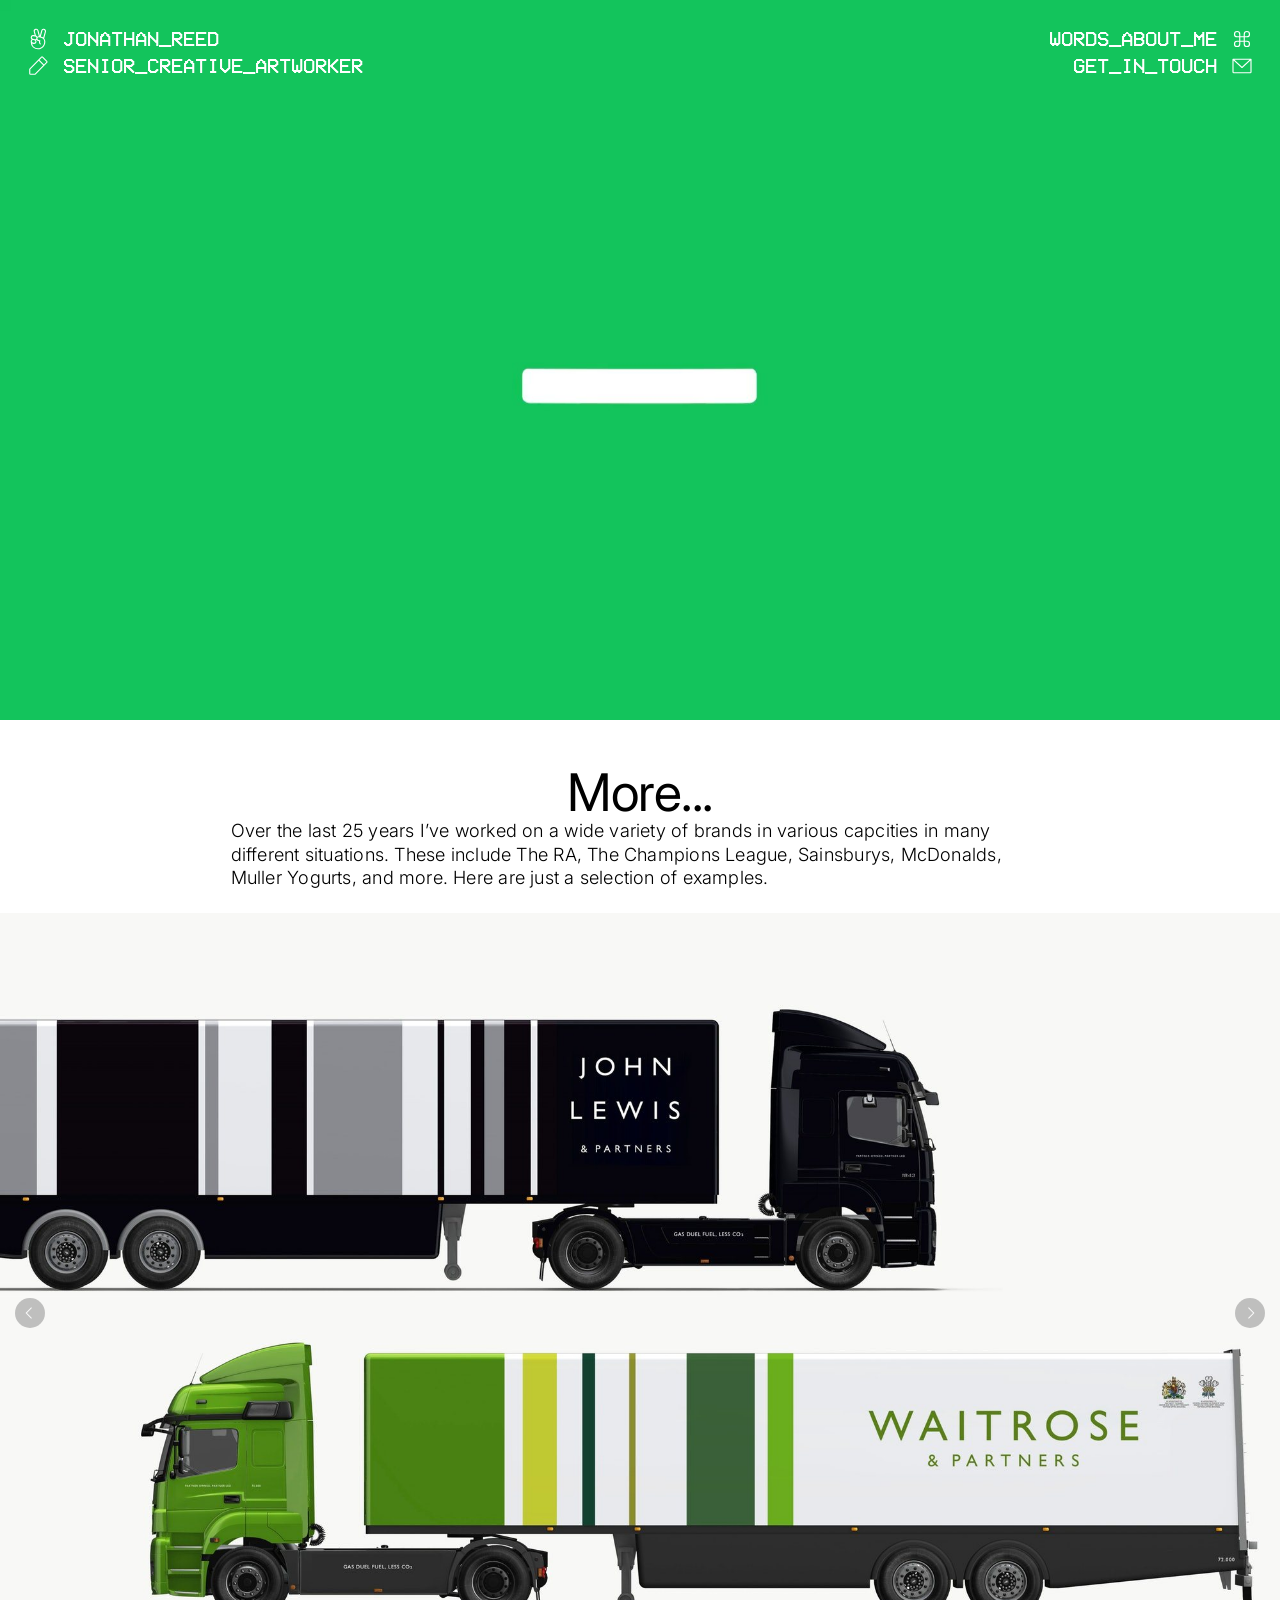
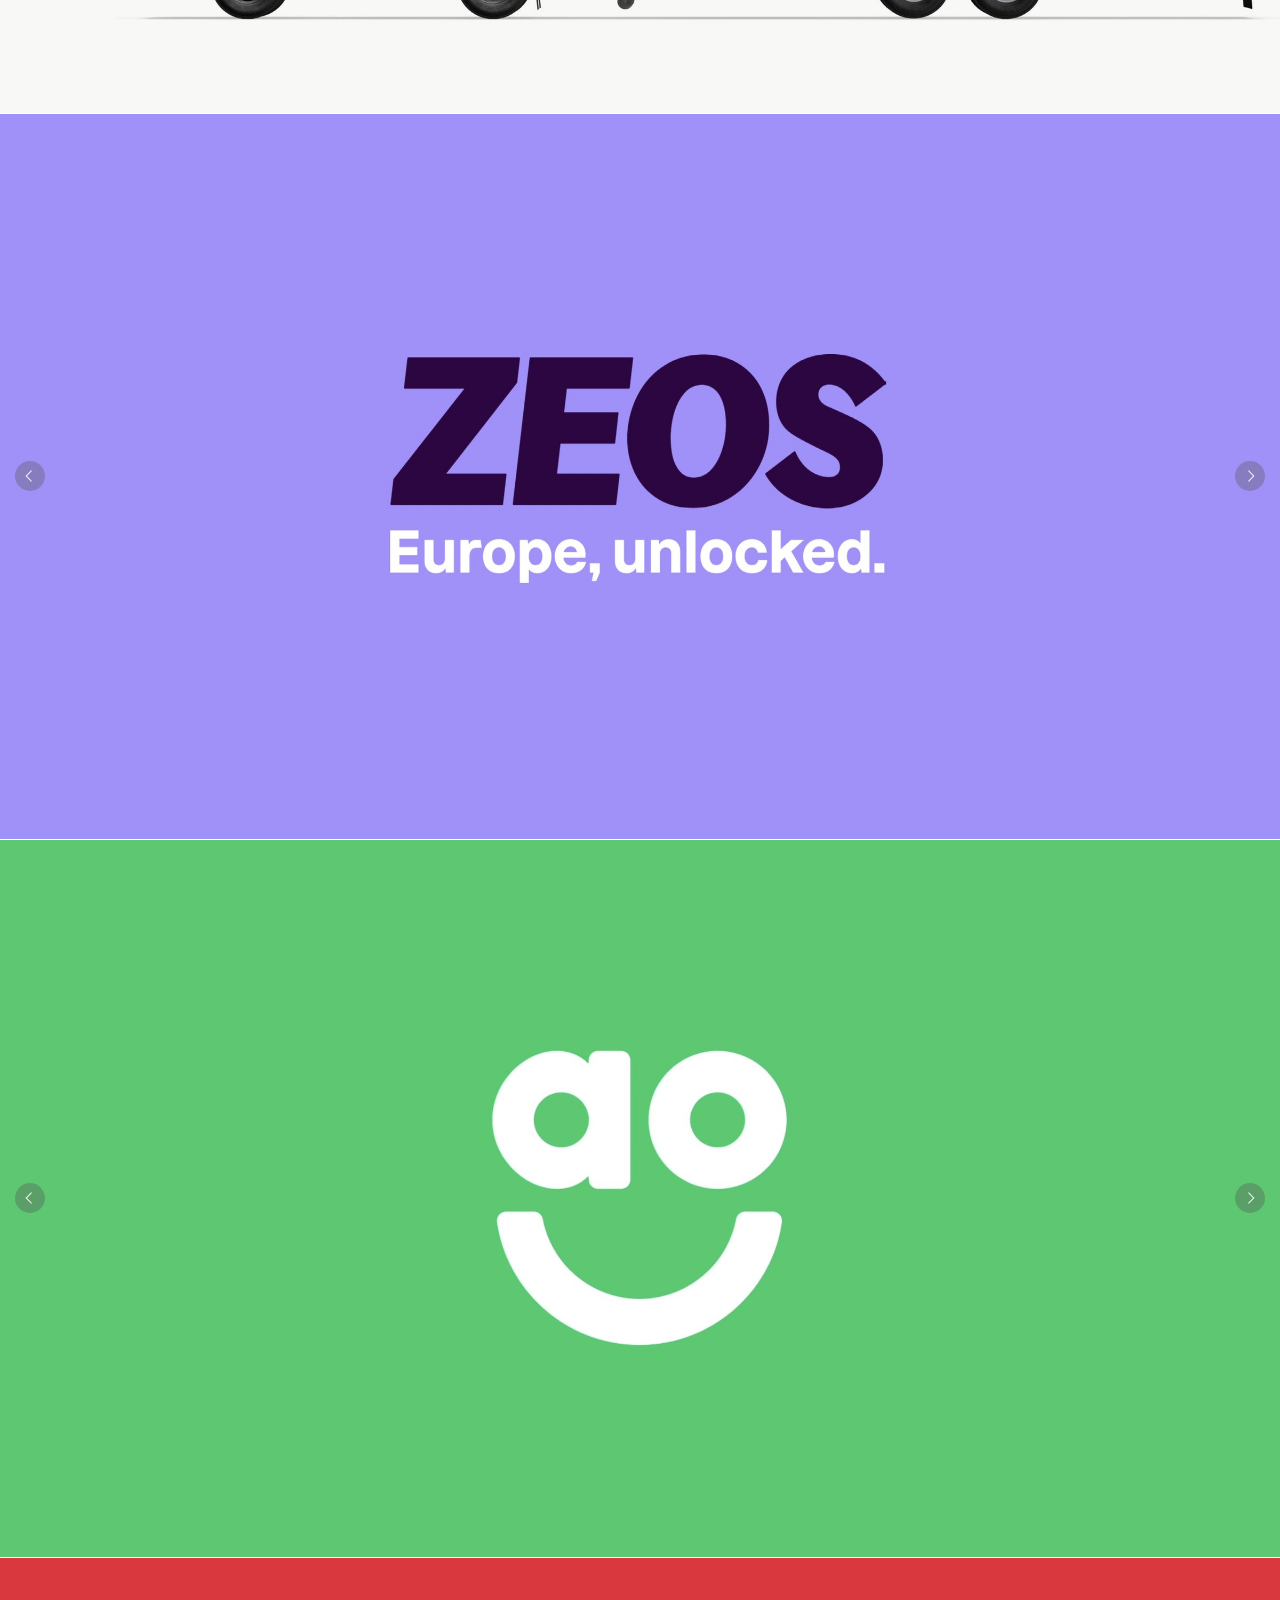
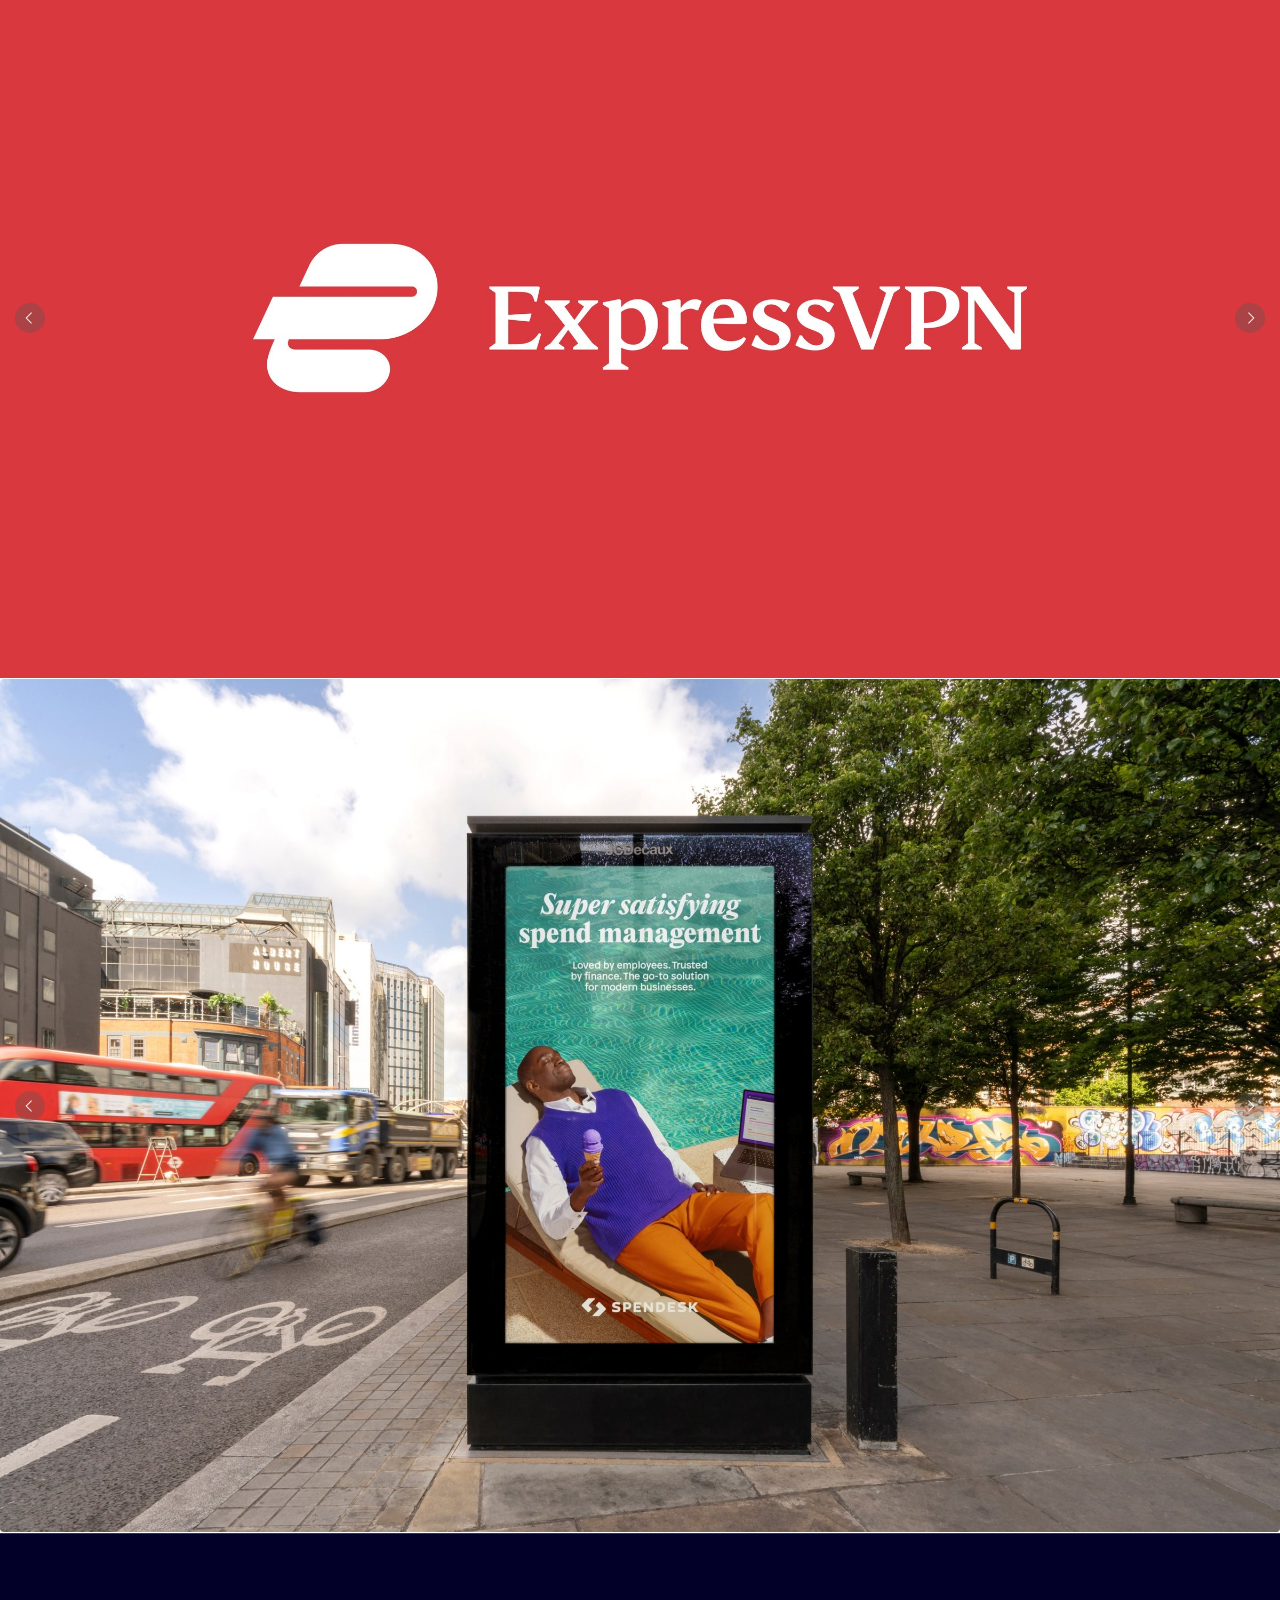
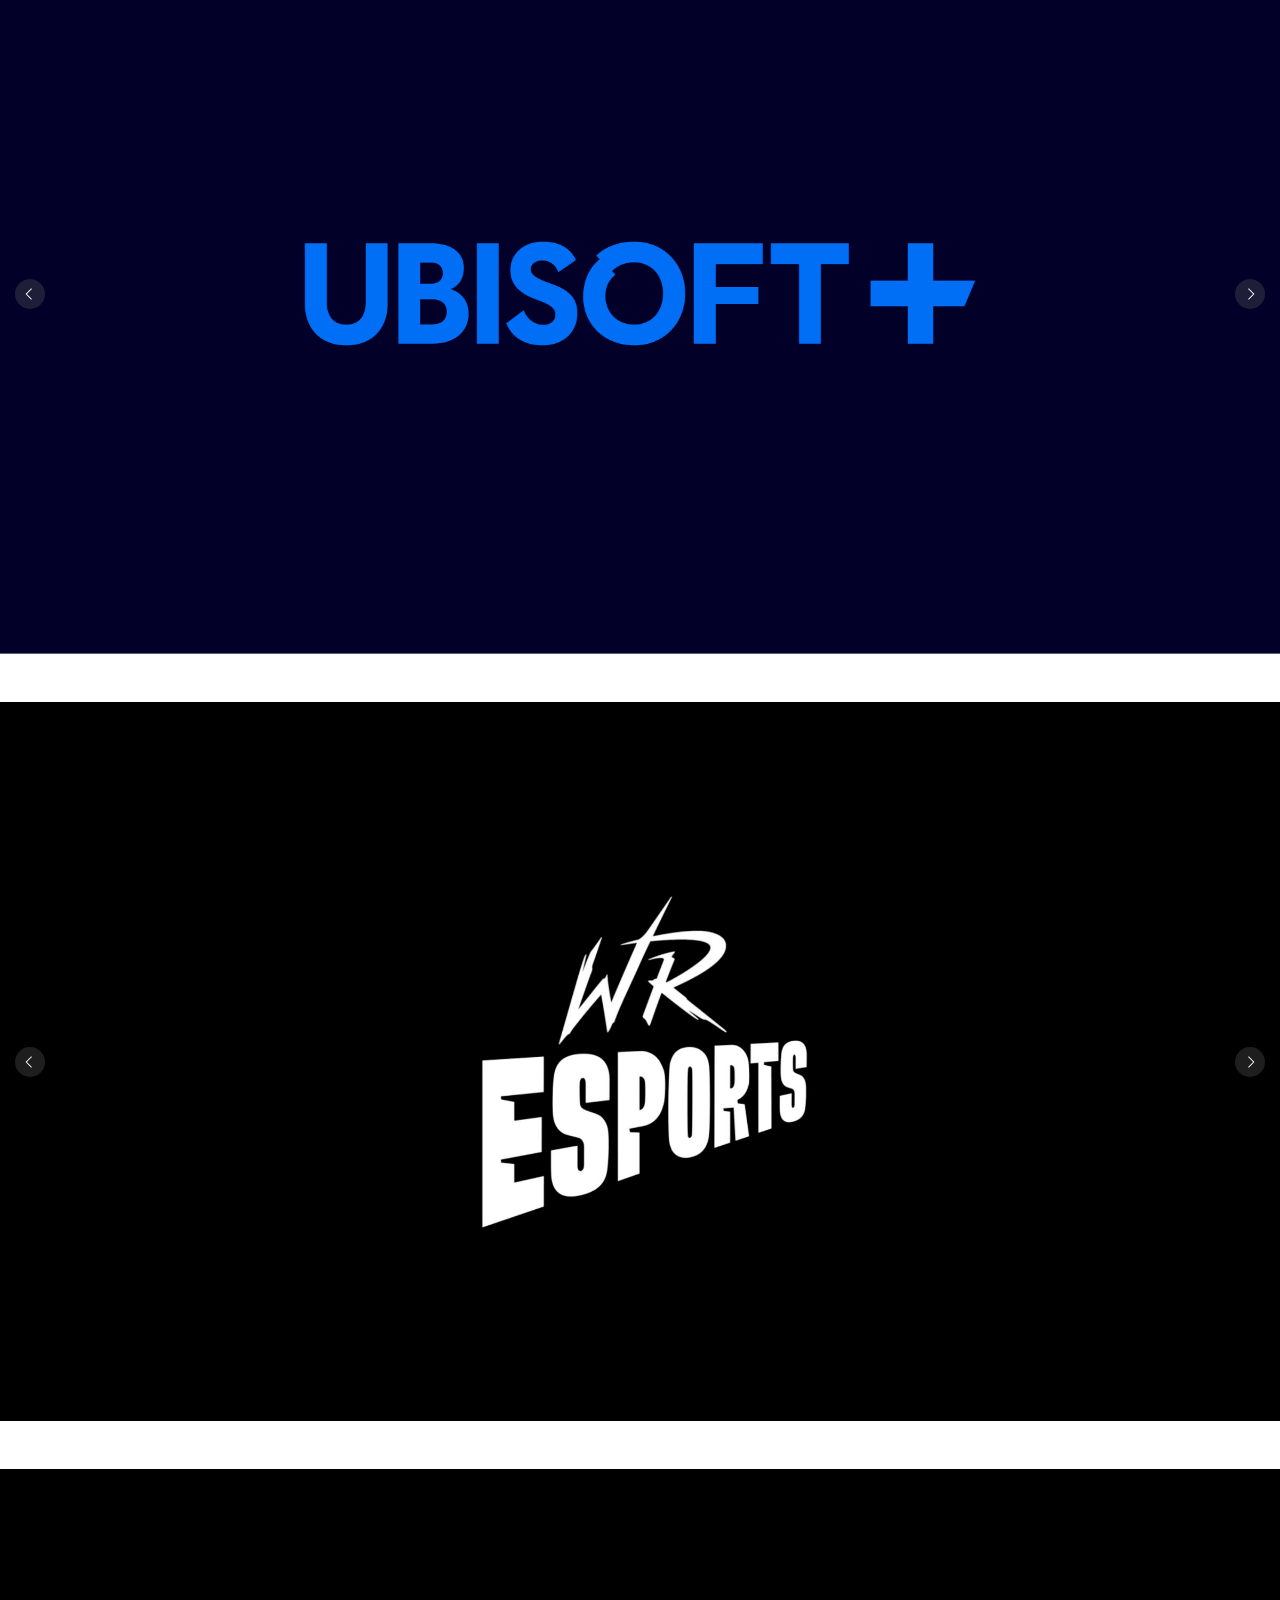
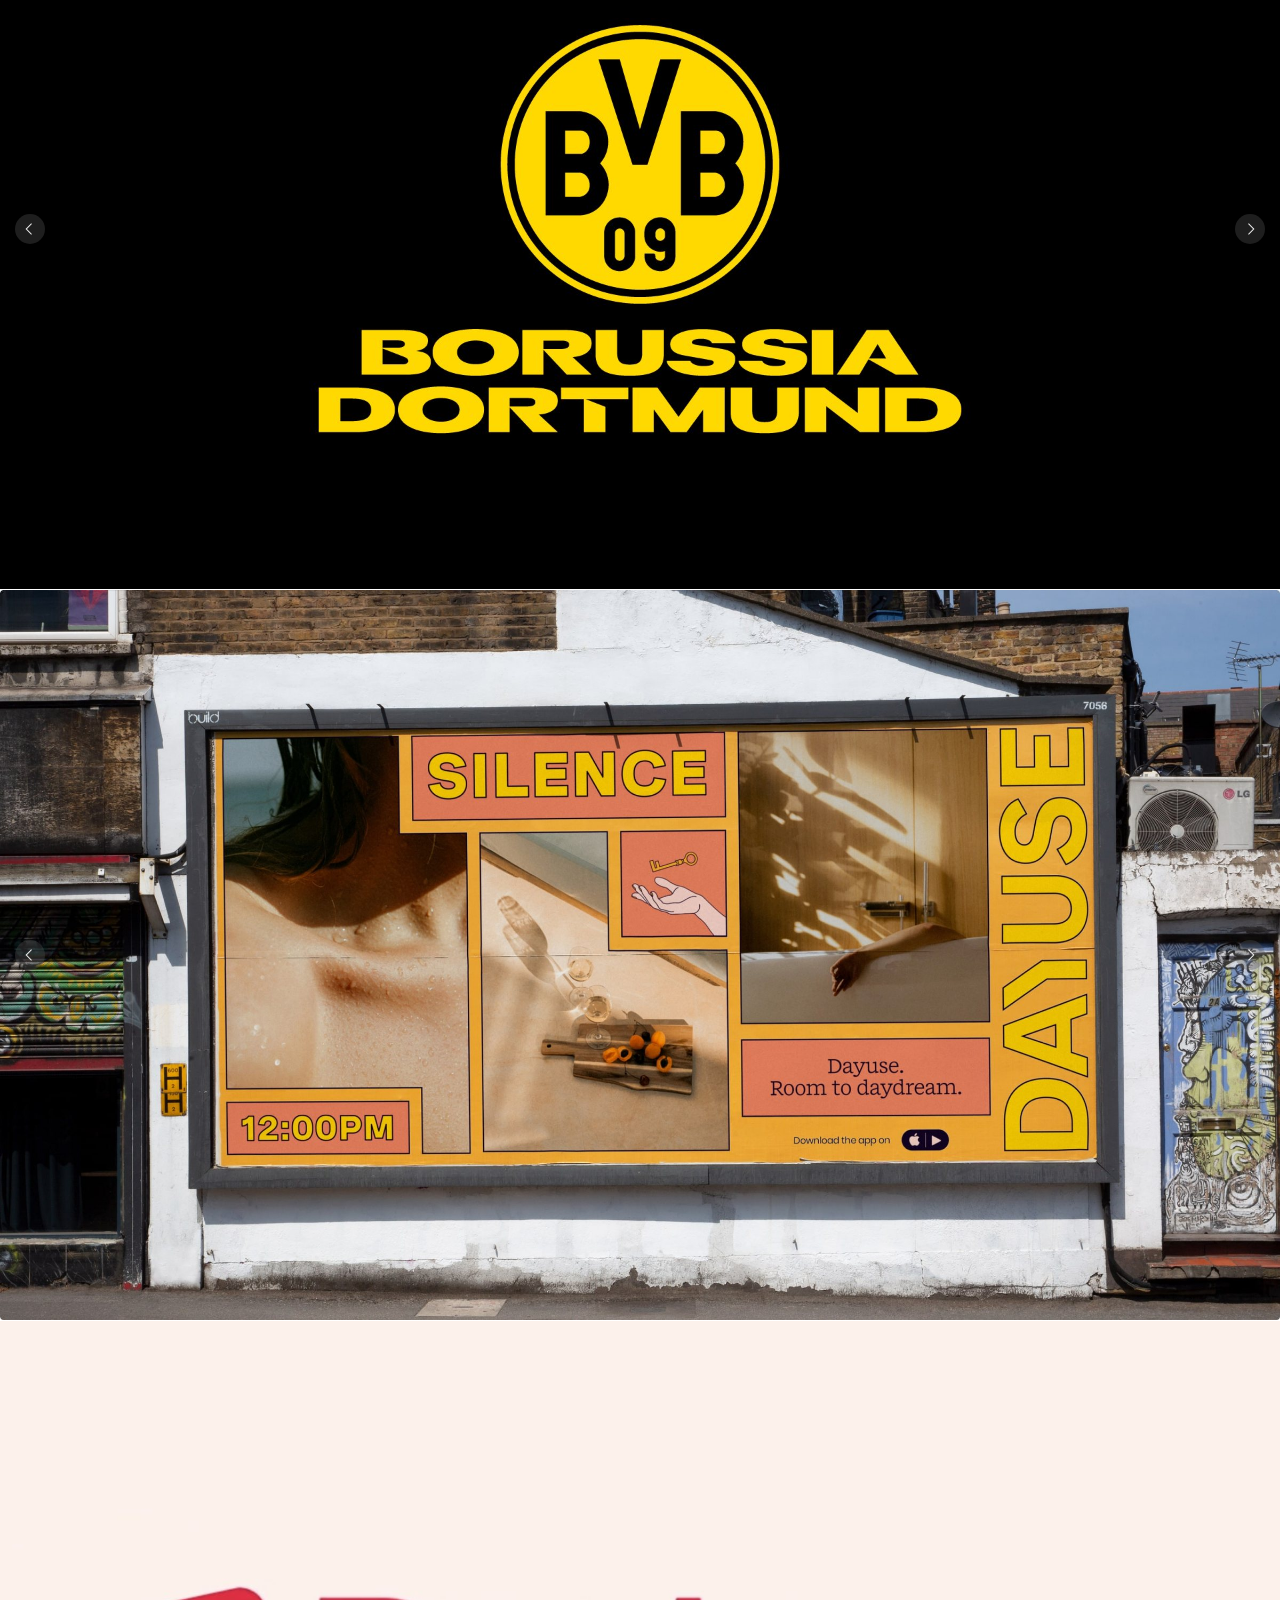
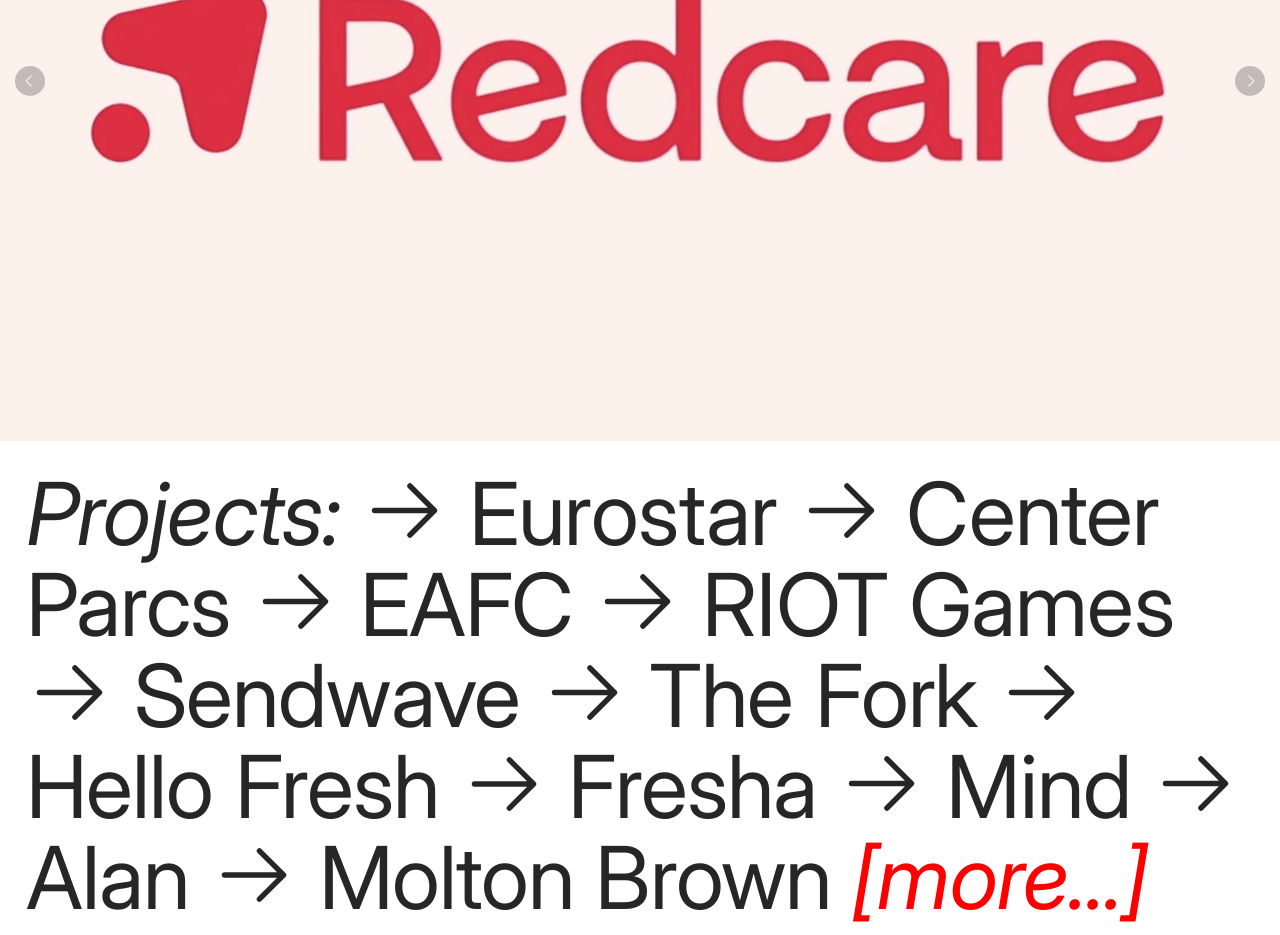
<file: more/index.html>
<!doctype html>
<html lang="en" class="no-js">
<head>
  <meta charset="utf-8">
  <meta name="viewport" content="width=device-width, initial-scale=1">
  <title>More — jonathan reed</title>
  <meta name="description" content="jonathan reed&#x27;s portfolio and contact details">
  <meta property="og:type" content="website">
  <meta property="og:site_name" content="jonathan reed">
  <meta property="og:title" content="More — jonathan reed">
  <meta property="og:description" content="jonathan reed&#x27;s portfolio and contact details">
  <meta property="og:url" content="https://jonathanreed.me/more/">
  <meta property="og:image" content="https://jonathanreed.me/assets/images/share.jpg">
  <meta property="og:image:width" content="1200">
  <meta property="og:image:height" content="630">
  <meta name="twitter:card" content="summary_large_image">
  <link rel="canonical" href="https://jonathanreed.me/more/">
  <link rel="icon" href="../assets/images/favicon.svg" type="image/svg+xml">
  <link rel="apple-touch-icon" href="../assets/images/apple-touch-icon.png">
  <link rel="preload" href="../assets/fonts/vcr-osd-mono.woff2" as="font" type="font/woff2" crossorigin>
  <link rel="stylesheet" href="../assets/css/styles.css?v=dev">
  <script src="../assets/js/main.js?v=dev" defer></script>
</head>
<body class="page-project">
<a class="skip-link" href="#main">Skip to content</a>
<header class="site-header site-header--white">
  <div class="nav"><a href="../"><span class="icon icon--peace" aria-hidden="true"></span> JONATHAN_REED<br>
<span class="icon icon--pencil" aria-hidden="true"></span> SENIOR_CREATIVE_ARTWORKER</a></div>
  <nav class="nav nav--right" aria-label="Site">
    <a href="../about/">WORDS_ABOUT_ME</a> <span class="icon icon--command" aria-hidden="true"></span><br>
    <a href="mailto:hello@jonathanreed.me">GET_IN_TOUCH</a> <span class="icon icon--mail" aria-hidden="true"></span>
  </nav>
</header>
<main id="main" class="project">
<div class="gallery"><div class="gallery__item" style="--ar:1.7778"><figure class="media"><video src="../assets/media/more/more-header.mp4" poster="../assets/media/more/more-header-poster.jpg" width="1920" height="1080" autoplay muted loop playsinline preload="metadata"></video></figure></div></div><div class="cols"><div class="col col--empty" style="--span:4"></div><div class="col col--empty" style="--span:4"><br>
<br>
</div><div class="col col--empty" style="--span:4"></div></div><div class="cols"><div class="col col--empty" style="--span:3"></div><div class="col" style="--span:6"><div class="align-center"><h2>More...<br>
</h2></div></div><div class="col col--empty" style="--span:3"></div></div><div class="cols"><div class="col col--empty" style="--span:2"></div><div class="col" style="--span:8">Over the last 25 years I’ve worked on a wide variety of brands in various capcities in many different situations. These include The RA, The Champions League, Sainsburys, McDonalds, Muller Yogurts, and more. Here are just a selection of examples.<br>
<br>
</div><div class="col col--empty" style="--span:2"></div></div><div class="slideshow" data-delay="3.5" data-pause-on-hover style="--ratio:0.6250"><div class="slideshow__track"><div class="slide"><figure class="media zoomable"><a href="../assets/media/more/john-lewis-1.jpg" data-zoom><img src="../assets/media/more/john-lewis-1.jpg" srcset="../assets/media/more/john-lewis-1-1200.jpg 1200w, ../assets/media/more/john-lewis-1.jpg 2000w" sizes="100vw" width="2000" height="1250" alt="John lewis" loading="lazy" decoding="async"></a></figure></div><div class="slide"><figure class="media zoomable"><a href="../assets/media/more/john-lewis-2.jpg" data-zoom><img src="../assets/media/more/john-lewis-2.jpg" srcset="../assets/media/more/john-lewis-2-1200.jpg 1200w, ../assets/media/more/john-lewis-2.jpg 2000w" sizes="100vw" width="2000" height="908" alt="John lewis" loading="lazy" decoding="async"></a></figure></div><div class="slide"><figure class="media zoomable"><a href="../assets/media/more/waitrose-1.jpg" data-zoom><img src="../assets/media/more/waitrose-1.jpg" srcset="../assets/media/more/waitrose-1-1200.jpg 1200w, ../assets/media/more/waitrose-1.jpg 2000w" sizes="100vw" width="2000" height="1250" alt="Waitrose" loading="lazy" decoding="async"></a></figure></div><div class="slide"><figure class="media zoomable"><a href="../assets/media/more/waitrose-2.jpg" data-zoom><img src="../assets/media/more/waitrose-2.jpg" srcset="../assets/media/more/waitrose-2-1200.jpg 1200w, ../assets/media/more/waitrose-2.jpg 2000w" sizes="100vw" width="2000" height="1250" alt="Waitrose" loading="lazy" decoding="async"></a></figure></div></div><button class="slideshow__prev" type="button" aria-label="Previous image"></button><button class="slideshow__next" type="button" aria-label="Next image"></button></div><div class="cols"><div class="col col--empty" style="--span:3"></div><div class="col col--empty" style="--span:6"></div><div class="col col--empty" style="--span:3"></div></div><div class="slideshow" data-delay="3.5" data-pause-on-hover style="--ratio:0.5659"><div class="slideshow__track"><div class="slide"><figure class="media zoomable"><a href="../assets/media/more/zeos-1.jpg" data-zoom><img src="../assets/media/more/zeos-1.jpg" srcset="../assets/media/more/zeos-1-1200.jpg 1200w, ../assets/media/more/zeos-1.jpg 2400w" sizes="100vw" width="3990" height="2258" alt="Zeos" loading="lazy" decoding="async"></a></figure></div><div class="slide"><figure class="media zoomable"><a href="../assets/media/more/zeos-2.jpg" data-zoom><img src="../assets/media/more/zeos-2.jpg" srcset="../assets/media/more/zeos-2-1200.jpg 1200w, ../assets/media/more/zeos-2.jpg 1920w" sizes="100vw" width="1920" height="1080" alt="Zeos" loading="lazy" decoding="async"></a></figure></div><div class="slide"><figure class="media zoomable"><a href="../assets/media/more/zeos-3.jpg" data-zoom><img src="../assets/media/more/zeos-3.jpg" srcset="../assets/media/more/zeos-3-1200.jpg 1200w, ../assets/media/more/zeos-3.jpg 1920w" sizes="100vw" width="1920" height="1080" alt="Zeos" loading="lazy" decoding="async"></a></figure></div><div class="slide"><figure class="media zoomable"><a href="../assets/media/more/zeos-4.jpg" data-zoom><img src="../assets/media/more/zeos-4.jpg" srcset="../assets/media/more/zeos-4-1200.jpg 1200w, ../assets/media/more/zeos-4.jpg 1920w" sizes="100vw" width="1920" height="1080" alt="Zeos" loading="lazy" decoding="async"></a></figure></div><div class="slide"><figure class="media zoomable"><a href="../assets/media/more/zeos-5.jpg" data-zoom><img src="../assets/media/more/zeos-5.jpg" srcset="../assets/media/more/zeos-5-1200.jpg 1200w, ../assets/media/more/zeos-5.jpg 1920w" sizes="100vw" width="1920" height="1080" alt="Zeos" loading="lazy" decoding="async"></a></figure></div><div class="slide"><figure class="media zoomable"><a href="../assets/media/more/zeos-6.jpg" data-zoom><img src="../assets/media/more/zeos-6.jpg" srcset="../assets/media/more/zeos-6-1200.jpg 1200w, ../assets/media/more/zeos-6.jpg 1920w" sizes="100vw" width="1920" height="1080" alt="Zeos" loading="lazy" decoding="async"></a></figure></div></div><button class="slideshow__prev" type="button" aria-label="Previous image"></button><button class="slideshow__next" type="button" aria-label="Next image"></button></div><div class="cols"><div class="col col--empty" style="--span:3"></div><div class="col col--empty" style="--span:6"></div><div class="col col--empty" style="--span:3"></div></div><div class="slideshow" data-delay="3.5" data-pause-on-hover style="--ratio:0.5605"><div class="slideshow__track"><div class="slide"><figure class="media zoomable"><a href="../assets/media/more/ao-1.jpg" data-zoom><img src="../assets/media/more/ao-1.jpg" srcset="../assets/media/more/ao-1-1200.jpg 1200w, ../assets/media/more/ao-1.jpg 2400w" sizes="100vw" width="2776" height="1556" alt="Ao" loading="lazy" decoding="async"></a></figure></div><div class="slide"><figure class="media zoomable"><a href="../assets/media/more/ao-2.jpg" data-zoom><img src="../assets/media/more/ao-2.jpg" srcset="../assets/media/more/ao-2-1200.jpg 1200w, ../assets/media/more/ao-2.jpg 2400w" sizes="100vw" width="2784" height="1556" alt="Ao" loading="lazy" decoding="async"></a></figure></div><div class="slide"><figure class="media zoomable"><a href="../assets/media/more/ao-3.jpg" data-zoom><img src="../assets/media/more/ao-3.jpg" srcset="../assets/media/more/ao-3-1200.jpg 1200w, ../assets/media/more/ao-3.jpg 2400w" sizes="100vw" width="2784" height="1392" alt="Ao" loading="lazy" decoding="async"></a></figure></div></div><button class="slideshow__prev" type="button" aria-label="Previous image"></button><button class="slideshow__next" type="button" aria-label="Next image"></button></div><div class="cols"><div class="col col--empty" style="--span:3"></div><div class="col col--empty" style="--span:6"></div><div class="col col--empty" style="--span:3"></div></div><div class="slideshow" data-delay="3.5" data-pause-on-hover style="--ratio:0.5625"><div class="slideshow__track"><div class="slide"><figure class="media zoomable"><a href="../assets/media/more/express-vpn-1.jpg" data-zoom><img src="../assets/media/more/express-vpn-1.jpg" srcset="../assets/media/more/express-vpn-1-1200.jpg 1200w, ../assets/media/more/express-vpn-1.jpg 2400w" sizes="100vw" width="8000" height="4500" alt="Express vpn" loading="lazy" decoding="async"></a></figure></div><div class="slide"><figure class="media zoomable"><a href="../assets/media/more/express-vpn-2.jpg" data-zoom><img src="../assets/media/more/express-vpn-2.jpg" srcset="../assets/media/more/express-vpn-2-1200.jpg 1200w, ../assets/media/more/express-vpn-2.jpg 2400w" sizes="100vw" width="2784" height="1556" alt="Express vpn" loading="lazy" decoding="async"></a></figure></div><div class="slide"><figure class="media zoomable"><a href="../assets/media/more/express-vpn-3.jpg" data-zoom><img src="../assets/media/more/express-vpn-3.jpg" srcset="../assets/media/more/express-vpn-3-1200.jpg 1200w, ../assets/media/more/express-vpn-3.jpg 2400w" sizes="100vw" width="2784" height="1326" alt="Express vpn" loading="lazy" decoding="async"></a></figure></div></div><button class="slideshow__prev" type="button" aria-label="Previous image"></button><button class="slideshow__next" type="button" aria-label="Next image"></button></div><div class="cols"><div class="col col--empty" style="--span:3"></div><div class="col col--empty" style="--span:6"></div><div class="col col--empty" style="--span:3"></div></div><div class="slideshow" data-delay="3.5" data-pause-on-hover style="--ratio:0.6667"><div class="slideshow__track"><div class="slide"><figure class="media zoomable"><a href="../assets/media/more/spendesk-1.jpg" data-zoom><img src="../assets/media/more/spendesk-1.jpg" srcset="../assets/media/more/spendesk-1-1200.jpg 1200w, ../assets/media/more/spendesk-1.jpg 2400w" sizes="100vw" width="2784" height="1856" alt="Spendesk" loading="lazy" decoding="async"></a></figure></div><div class="slide"><figure class="media zoomable"><a href="../assets/media/more/spendesk-2.jpg" data-zoom><img src="../assets/media/more/spendesk-2.jpg" srcset="../assets/media/more/spendesk-2-1200.jpg 1200w, ../assets/media/more/spendesk-2.jpg 2400w" sizes="100vw" width="2784" height="1556" alt="Spendesk" loading="lazy" decoding="async"></a></figure></div><div class="slide"><figure class="media zoomable"><a href="../assets/media/more/spendesk-3.jpg" data-zoom><img src="../assets/media/more/spendesk-3.jpg" srcset="../assets/media/more/spendesk-3-1200.jpg 1200w, ../assets/media/more/spendesk-3.jpg 2400w" sizes="100vw" width="2784" height="1556" alt="Spendesk" loading="lazy" decoding="async"></a></figure></div></div><button class="slideshow__prev" type="button" aria-label="Previous image"></button><button class="slideshow__next" type="button" aria-label="Next image"></button></div><div class="cols"><div class="col col--empty" style="--span:3"></div><div class="col col--empty" style="--span:6"></div><div class="col col--empty" style="--span:3"></div></div><div class="slideshow" data-delay="3.5" data-pause-on-hover style="--ratio:0.5630"><div class="slideshow__track"><div class="slide"><figure class="media zoomable"><a href="../assets/media/more/ubisoft-1.png" data-zoom><img src="../assets/media/more/ubisoft-1.png" srcset="../assets/media/more/ubisoft-1-1200.png 1200w, ../assets/media/more/ubisoft-1.png 1920w" sizes="100vw" width="1920" height="1081" alt="Ubisoft" loading="lazy" decoding="async"></a></figure></div><div class="slide"><figure class="media zoomable"><a href="../assets/media/more/ubisoft-2.jpg" data-zoom><img src="../assets/media/more/ubisoft-2.jpg" srcset="../assets/media/more/ubisoft-2-1200.jpg 1200w, ../assets/media/more/ubisoft-2.jpg 1920w" sizes="100vw" width="1920" height="1080" alt="Ubisoft" loading="lazy" decoding="async"></a></figure></div><div class="slide"><figure class="media zoomable"><a href="../assets/media/more/ubisoft-3.jpg" data-zoom><img src="../assets/media/more/ubisoft-3.jpg" srcset="../assets/media/more/ubisoft-3-1200.jpg 1200w, ../assets/media/more/ubisoft-3.jpg 2400w" sizes="100vw" width="2772" height="1550" alt="Ubisoft" loading="lazy" decoding="async"></a></figure></div><div class="slide"><figure class="media zoomable"><a href="../assets/media/more/ubisoft-4.jpg" data-zoom><img src="../assets/media/more/ubisoft-4.jpg" srcset="../assets/media/more/ubisoft-4-1200.jpg 1200w, ../assets/media/more/ubisoft-4.jpg 2400w" sizes="100vw" width="2774" height="1552" alt="Ubisoft" loading="lazy" decoding="async"></a></figure></div></div><button class="slideshow__prev" type="button" aria-label="Previous image"></button><button class="slideshow__next" type="button" aria-label="Next image"></button></div><div class="cols"><div class="col col--empty" style="--span:3"></div><div class="col col--empty" style="--span:6"></div><div class="col col--empty" style="--span:3"></div></div><div class="slideshow" data-delay="3.5" data-pause-on-hover style="--ratio:0.6351"><div class="slideshow__track"><div class="slide"><figure class="media zoomable"><a href="../assets/media/more/wild-rift-1.jpg" data-zoom><img src="../assets/media/more/wild-rift-1.jpg" srcset="../assets/media/more/wild-rift-1-1200.jpg 1200w, ../assets/media/more/wild-rift-1.jpg 2400w" sizes="100vw" width="2780" height="1562" alt="Wild rift" loading="lazy" decoding="async"></a></figure></div><div class="slide"><figure class="media zoomable"><a href="../assets/media/more/wild-rift-2.jpg" data-zoom><img src="../assets/media/more/wild-rift-2.jpg" srcset="../assets/media/more/wild-rift-2-1200.jpg 1200w, ../assets/media/more/wild-rift-2.jpg 2400w" sizes="100vw" width="2784" height="1566" alt="Wild rift" loading="lazy" decoding="async"></a></figure></div><div class="slide"><figure class="media zoomable"><a href="../assets/media/more/wild-rift-3.jpg" data-zoom><img src="../assets/media/more/wild-rift-3.jpg" srcset="../assets/media/more/wild-rift-3-1200.jpg 1200w, ../assets/media/more/wild-rift-3.jpg 2400w" sizes="100vw" width="2784" height="1768" alt="Wild rift" loading="lazy" decoding="async"></a></figure></div></div><button class="slideshow__prev" type="button" aria-label="Previous image"></button><button class="slideshow__next" type="button" aria-label="Next image"></button></div><div class="cols"><div class="col col--empty" style="--span:3"></div><div class="col col--empty" style="--span:6"></div><div class="col col--empty" style="--span:3"></div></div><div class="slideshow" data-delay="3.5" data-pause-on-hover style="--ratio:0.5625"><div class="slideshow__track"><div class="slide"><figure class="media zoomable"><a href="../assets/media/more/bvb-1.jpg" data-zoom><img src="../assets/media/more/bvb-1.jpg" srcset="../assets/media/more/bvb-1-1200.jpg 1200w, ../assets/media/more/bvb-1.jpg 1920w" sizes="100vw" width="1920" height="1080" alt="Bvb" loading="lazy" decoding="async"></a></figure></div><div class="slide"><figure class="media zoomable"><a href="../assets/media/more/bvb-2.jpg" data-zoom><img src="../assets/media/more/bvb-2.jpg" srcset="../assets/media/more/bvb-2-1200.jpg 1200w, ../assets/media/more/bvb-2.jpg 2400w" sizes="100vw" width="4500" height="2531" alt="Bvb" loading="lazy" decoding="async"></a></figure></div></div><button class="slideshow__prev" type="button" aria-label="Previous image"></button><button class="slideshow__next" type="button" aria-label="Next image"></button></div><div class="cols"><div class="col col--empty" style="--span:3"></div><div class="col col--empty" style="--span:6"></div><div class="col col--empty" style="--span:3"></div></div><div class="slideshow" data-delay="3.5" data-pause-on-hover style="--ratio:0.5704"><div class="slideshow__track"><div class="slide"><figure class="media zoomable"><a href="../assets/media/more/dayuse-1.jpg" data-zoom><img src="../assets/media/more/dayuse-1.jpg" srcset="../assets/media/more/dayuse-1-1200.jpg 1200w, ../assets/media/more/dayuse-1.jpg 2400w" sizes="100vw" width="2784" height="1588" alt="Dayuse" loading="lazy" decoding="async"></a></figure></div><div class="slide"><figure class="media zoomable"><a href="../assets/media/more/dayuse-2.jpg" data-zoom><img src="../assets/media/more/dayuse-2.jpg" srcset="../assets/media/more/dayuse-2-1200.jpg 1200w, ../assets/media/more/dayuse-2.jpg 2400w" sizes="100vw" width="2784" height="1556" alt="Dayuse" loading="lazy" decoding="async"></a></figure></div><div class="slide"><figure class="media zoomable"><a href="../assets/media/more/dayuse-3.jpg" data-zoom><img src="../assets/media/more/dayuse-3.jpg" srcset="../assets/media/more/dayuse-3-1200.jpg 1200w, ../assets/media/more/dayuse-3.jpg 2400w" sizes="100vw" width="2784" height="1556" alt="Dayuse" loading="lazy" decoding="async"></a></figure></div></div><button class="slideshow__prev" type="button" aria-label="Previous image"></button><button class="slideshow__next" type="button" aria-label="Next image"></button></div><div class="cols"><div class="col col--empty" style="--span:3"></div><div class="col col--empty" style="--span:6"></div><div class="col col--empty" style="--span:3"></div></div><div class="slideshow" data-delay="3.5" data-pause-on-hover style="--ratio:0.5627"><div class="slideshow__track"><div class="slide"><figure class="media zoomable"><a href="../assets/media/more/redcare-1.jpg" data-zoom><img src="../assets/media/more/redcare-1.jpg" srcset="../assets/media/more/redcare-1-1200.jpg 1200w, ../assets/media/more/redcare-1.jpg 1746w" sizes="100vw" width="1746" height="982" alt="Redcare" loading="lazy" decoding="async"></a></figure></div><div class="slide"><figure class="media zoomable"><a href="../assets/media/more/redcare-2.jpg" data-zoom><img src="../assets/media/more/redcare-2.jpg" srcset="../assets/media/more/redcare-2-1200.jpg 1200w, ../assets/media/more/redcare-2.jpg 2400w" sizes="100vw" width="3128" height="1760" alt="Redcare" loading="lazy" decoding="async"></a></figure></div><div class="slide"><figure class="media zoomable"><a href="../assets/media/more/redcare-3.jpg" data-zoom><img src="../assets/media/more/redcare-3.jpg" srcset="../assets/media/more/redcare-3-1200.jpg 1200w, ../assets/media/more/redcare-3.jpg 2400w" sizes="100vw" width="2770" height="1558" alt="Redcare" loading="lazy" decoding="async"></a></figure></div></div><button class="slideshow__prev" type="button" aria-label="Previous image"></button><button class="slideshow__next" type="button" aria-label="Next image"></button></div>
</main>
<footer class="site-footer">
  <h1 class="projects"><i>Projects:</i> <span class="icon icon--arrow-right" aria-hidden="true"></span> <a href="../eurostar/">Eurostar</a> <span class="icon icon--arrow-right" aria-hidden="true"></span> <a href="../center-parcs/">Center Parcs</a> <span class="icon icon--arrow-right" aria-hidden="true"></span> <a href="../eafc/">EAFC</a> <span class="icon icon--arrow-right" aria-hidden="true"></span> <a href="../riot-games/">RIOT Games</a> <span class="icon icon--arrow-right" aria-hidden="true"></span> <a href="../sendwave/">Sendwave</a> <span class="icon icon--arrow-right" aria-hidden="true"></span> <a href="../the-fork/">The Fork</a> <span class="icon icon--arrow-right" aria-hidden="true"></span> <a href="../hello-fresh/">Hello Fresh</a> <span class="icon icon--arrow-right" aria-hidden="true"></span> <a href="../fresha/">Fresha</a> <span class="icon icon--arrow-right" aria-hidden="true"></span> <a href="../mind/">Mind</a> <span class="icon icon--arrow-right" aria-hidden="true"></span> <a href="../alan/">Alan</a> <span class="icon icon--arrow-right" aria-hidden="true"></span> <a href="../molton-brown/">Molton Brown</a> <i><a href="../more/" class="active">[more...]</a></i></h1>
</footer>

  <!-- Cloudflare Web Analytics --><script type='module' src='https://static.cloudflareinsights.com/beacon.min.js' data-cf-beacon='{"token": "20a8a993c7c740b4acc0a126cea4087b"}'></script><!-- End Cloudflare Web Analytics -->
</body>
</html>
</file>
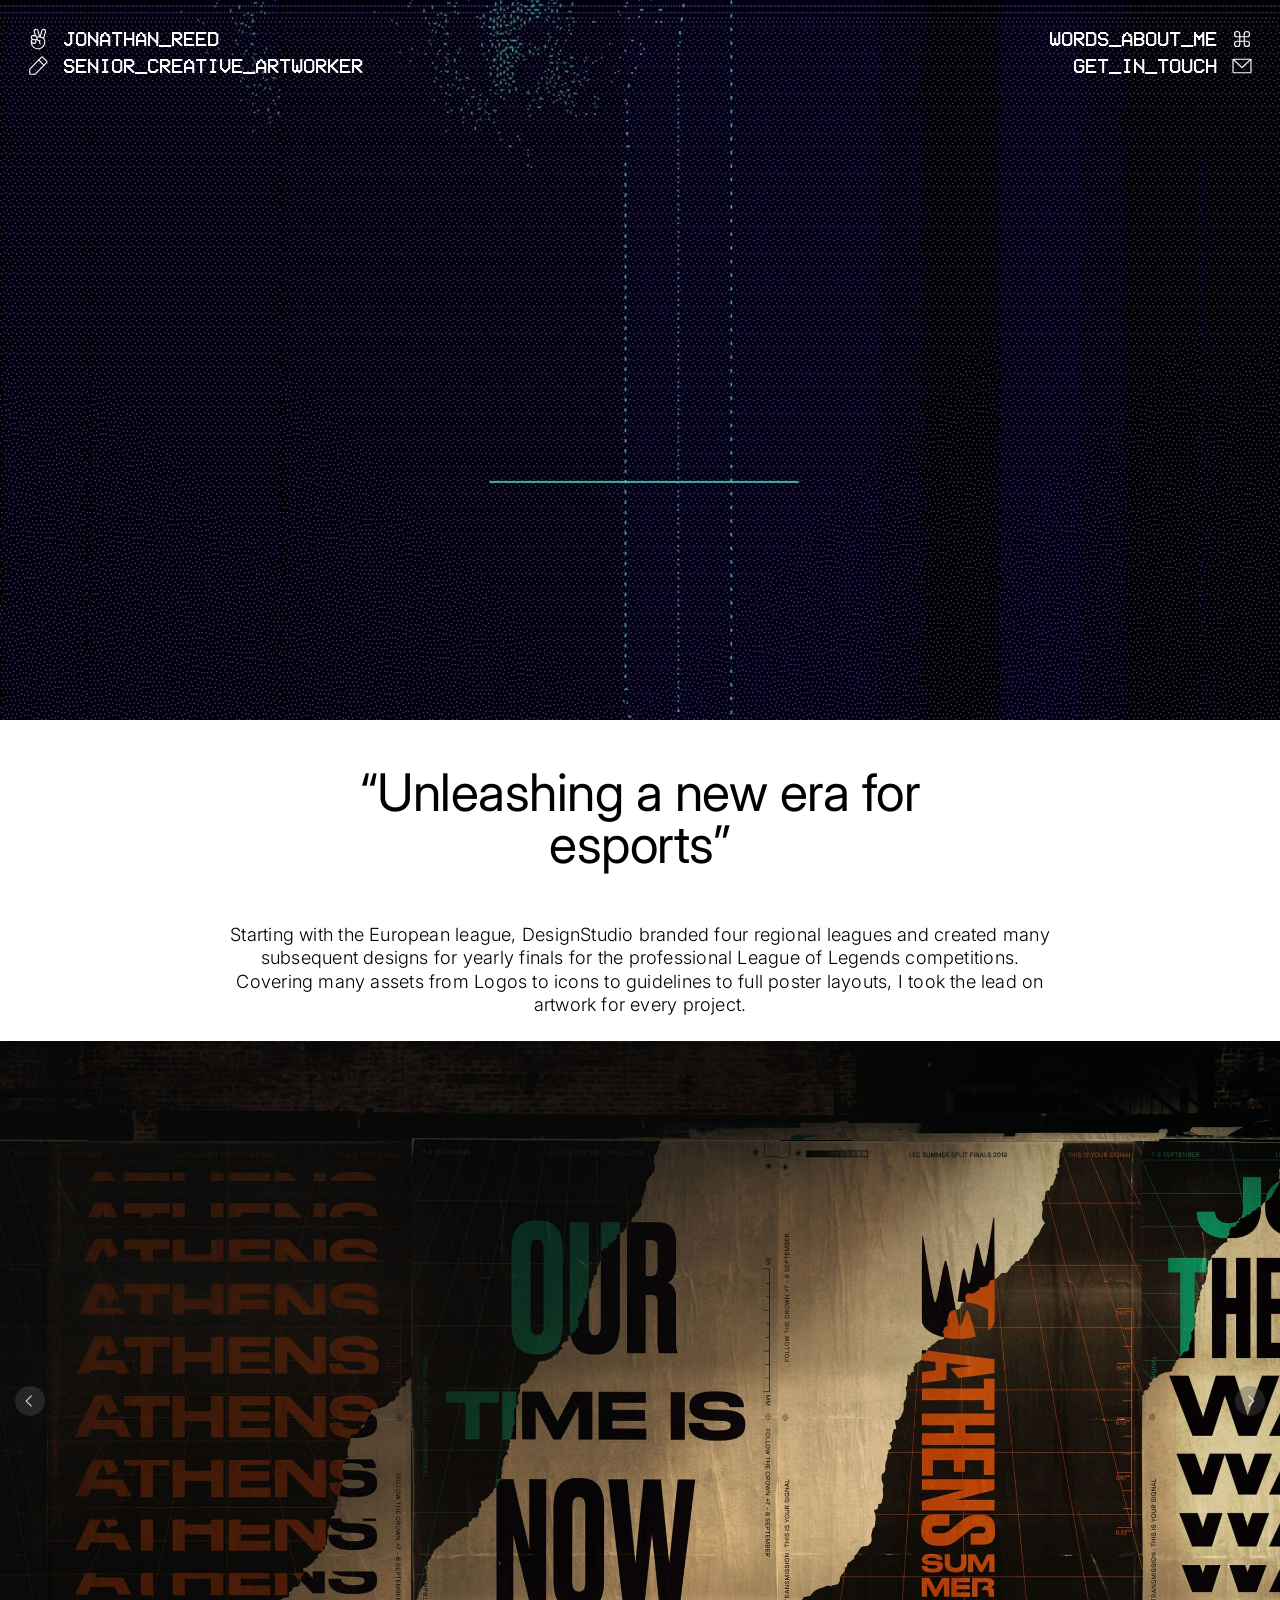
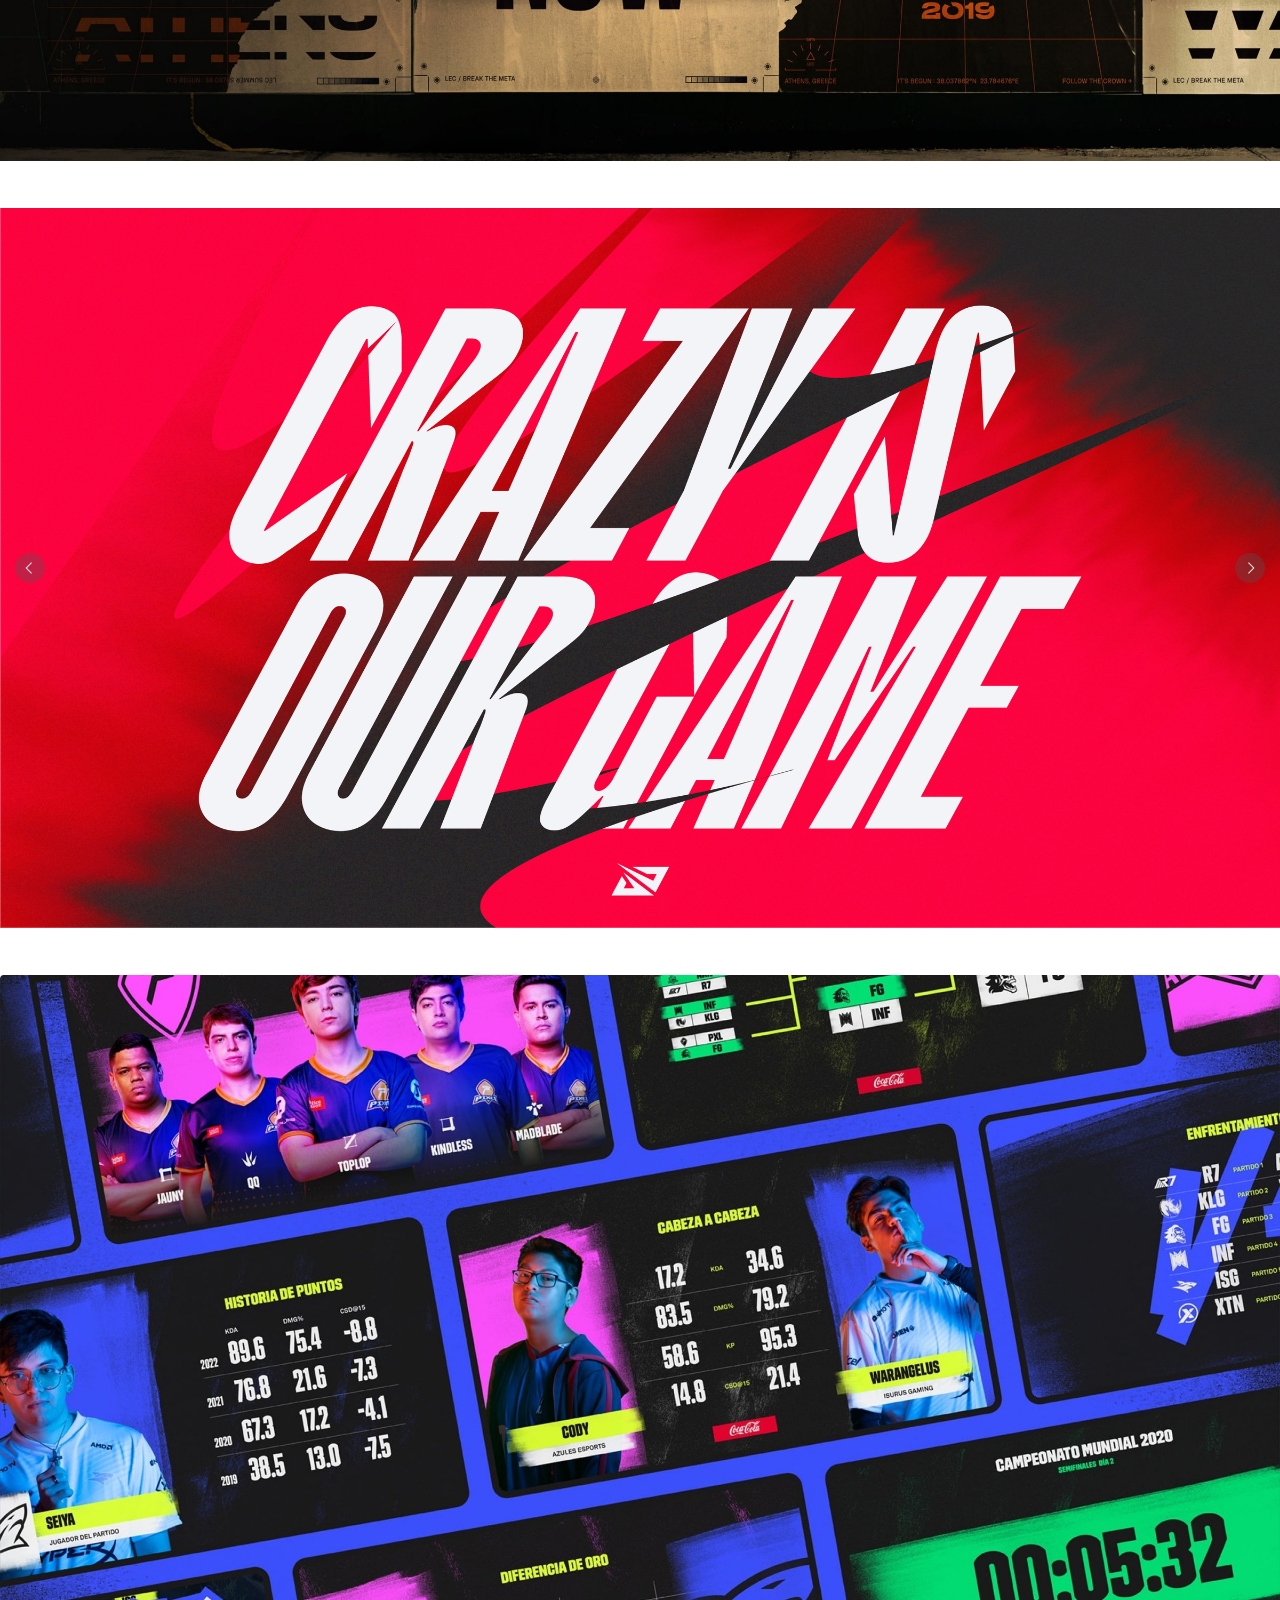
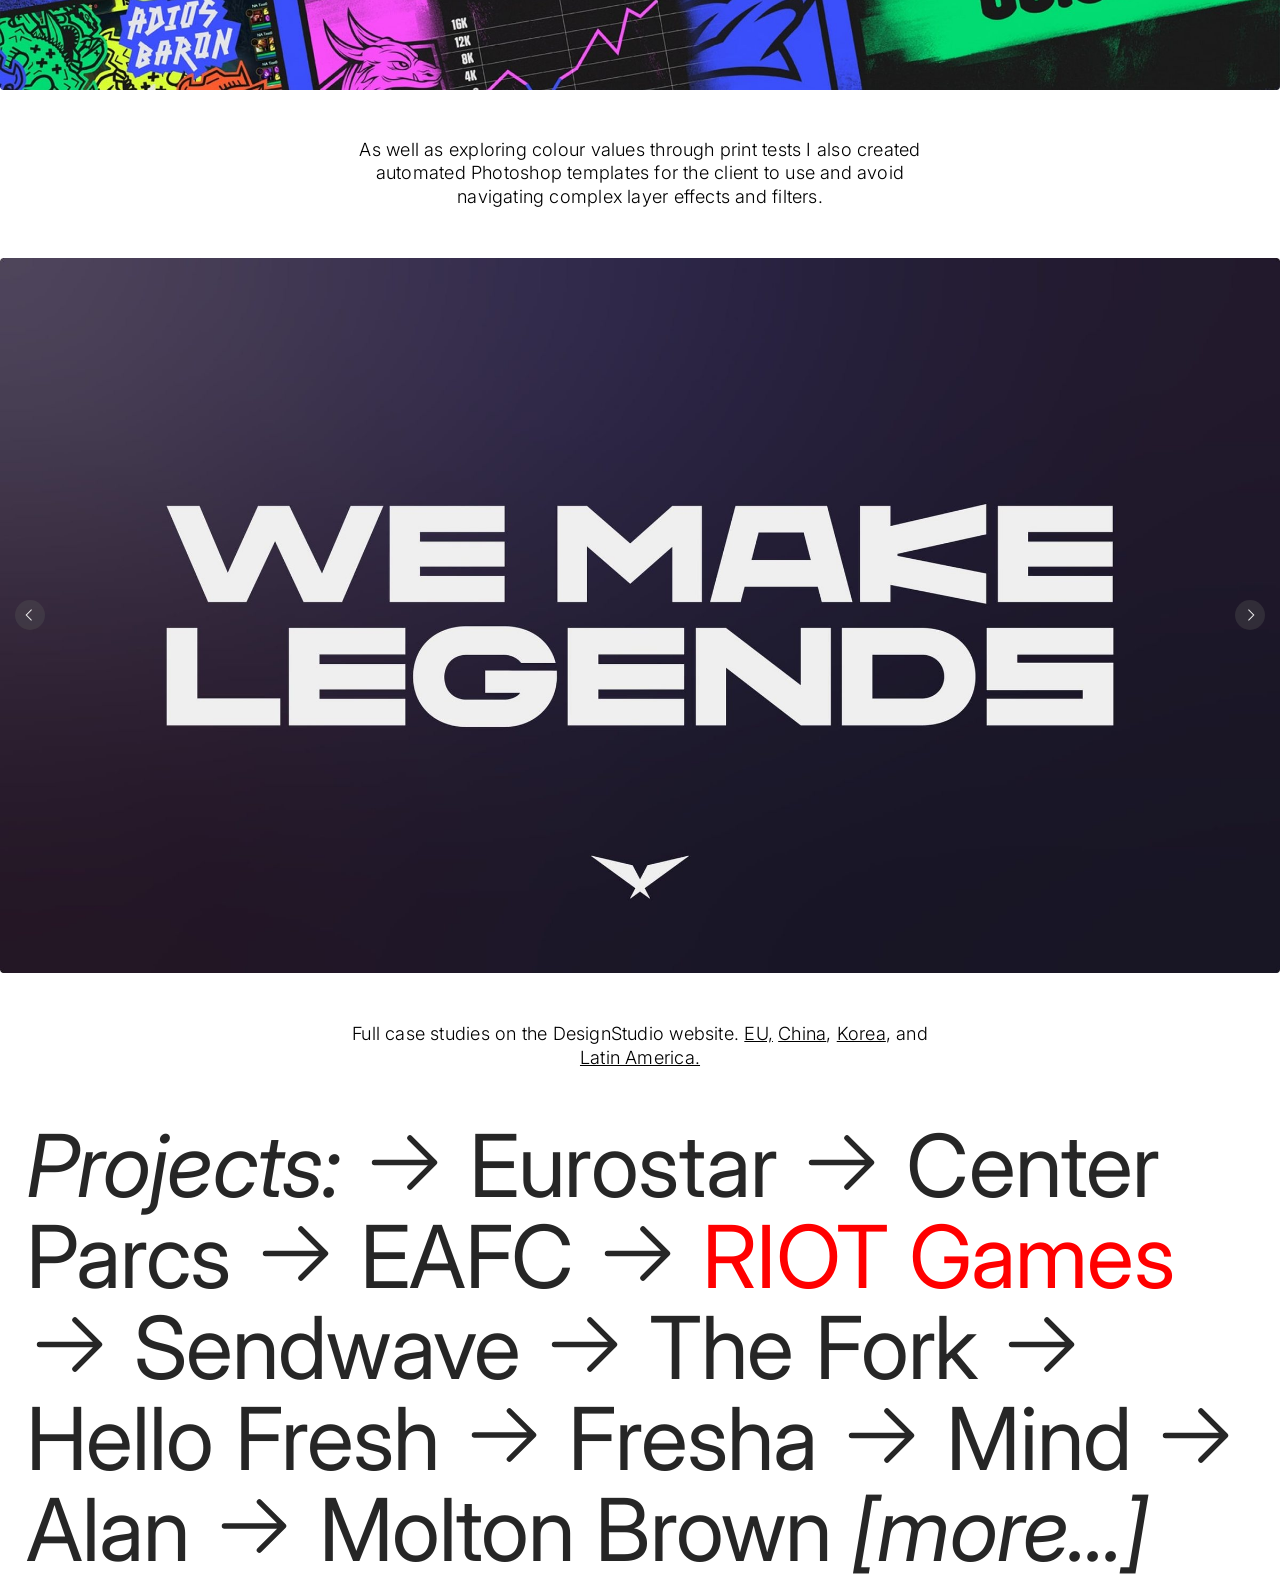
<file: riot-games/index.html>
<!doctype html>
<html lang="en" class="no-js">
<head>
  <meta charset="utf-8">
  <meta name="viewport" content="width=device-width, initial-scale=1">
  <title>RIOT Games — jonathan reed</title>
  <meta name="description" content="jonathan reed&#x27;s portfolio and contact details">
  <meta property="og:type" content="website">
  <meta property="og:site_name" content="jonathan reed">
  <meta property="og:title" content="RIOT Games — jonathan reed">
  <meta property="og:description" content="jonathan reed&#x27;s portfolio and contact details">
  <meta property="og:url" content="https://jonathanreed.me/riot-games/">
  <meta property="og:image" content="https://jonathanreed.me/assets/images/share.jpg">
  <meta property="og:image:width" content="1200">
  <meta property="og:image:height" content="630">
  <meta name="twitter:card" content="summary_large_image">
  <link rel="canonical" href="https://jonathanreed.me/riot-games/">
  <link rel="icon" href="../assets/images/favicon.svg" type="image/svg+xml">
  <link rel="apple-touch-icon" href="../assets/images/apple-touch-icon.png">
  <link rel="preload" href="../assets/fonts/vcr-osd-mono.woff2" as="font" type="font/woff2" crossorigin>
  <link rel="stylesheet" href="../assets/css/styles.css?v=dev">
  <script src="../assets/js/main.js?v=dev" defer></script>
</head>
<body class="page-project">
<a class="skip-link" href="#main">Skip to content</a>
<header class="site-header site-header--white">
  <div class="nav"><a href="../"><span class="icon icon--peace" aria-hidden="true"></span> JONATHAN_REED<br>
<span class="icon icon--pencil" aria-hidden="true"></span> SENIOR_CREATIVE_ARTWORKER</a></div>
  <nav class="nav nav--right" aria-label="Site">
    <a href="../about/">WORDS_ABOUT_ME</a> <span class="icon icon--command" aria-hidden="true"></span><br>
    <a href="mailto:hello@jonathanreed.me">GET_IN_TOUCH</a> <span class="icon icon--mail" aria-hidden="true"></span>
  </nav>
</header>
<main id="main" class="project">
<div class="hero"><figure class="media"><video src="../assets/media/riot-games/riot-games-header.mp4" poster="../assets/media/riot-games/riot-games-header-poster.jpg" width="1920" height="1080" autoplay muted loop playsinline preload="metadata"></video></figure></div><div class="cols"><div class="col col--empty" style="--span:4"></div><div class="col col--empty" style="--span:4"><br>
<br>
</div><div class="col col--empty" style="--span:4"></div></div><div class="cols"><div class="col col--empty" style="--span:3"></div><div class="col" style="--span:6"><div class="align-center"><h2><a href="https://www.design.studio/work/riot-games-europe" rel="noopener" target="_blank">“Unleashing a new era for esports”</a><br>
<br>
</h2></div></div><div class="col col--empty" style="--span:3"></div></div><div class="cols cols--no-stack" style="--gutter:1.0rem;--mobile-gutter:0.0rem"><div class="col col--empty" style="--span:2"></div><div class="col" style="--span:8"><div class="align-center">Starting with the European league, DesignStudio branded four regional leagues and created many subsequent designs for yearly finals for the professional League of Legends competitions. Covering many assets from Logos to icons to guidelines to full poster layouts, I took the lead on artwork for every project.<br>
<br>
</div></div><div class="col col--empty" style="--span:2"></div></div><div class="slideshow" data-delay="3.5" data-pause-on-hover style="--ratio:0.5625"><div class="slideshow__track"><div class="slide"><figure class="media zoomable"><a href="../assets/media/riot-games/riot-games-lol-ooh.jpg" data-zoom><img src="../assets/media/riot-games/riot-games-lol-ooh.jpg" srcset="../assets/media/riot-games/riot-games-lol-ooh-1200.jpg 1200w, ../assets/media/riot-games/riot-games-lol-ooh.jpg 2400w" sizes="100vw" width="2610" height="1468" alt="Riot games lol ooh" loading="lazy" decoding="async"></a></figure></div><div class="slide"><figure class="media zoomable"><a href="../assets/media/riot-games/riot-games-lol-stats.jpg" data-zoom><img src="../assets/media/riot-games/riot-games-lol-stats.jpg" srcset="../assets/media/riot-games/riot-games-lol-stats-1200.jpg 1200w, ../assets/media/riot-games/riot-games-lol-stats.jpg 2400w" sizes="100vw" width="2784" height="1566" alt="Riot games lol stats" loading="lazy" decoding="async"></a></figure></div></div><button class="slideshow__prev" type="button" aria-label="Previous image"></button><button class="slideshow__next" type="button" aria-label="Next image"></button></div><br>
<br>
<div class="slideshow" data-delay="3.5" data-pause-on-hover style="--ratio:0.5627"><div class="slideshow__track"><div class="slide"><figure class="media zoomable"><a href="../assets/media/riot-games/riot-games-lpl-text.png" data-zoom><img src="../assets/media/riot-games/riot-games-lpl-text.png" srcset="../assets/media/riot-games/riot-games-lpl-text-1200.png 1200w, ../assets/media/riot-games/riot-games-lpl-text.png 2400w" sizes="100vw" width="3000" height="1688" alt="Riot games lpl text" loading="lazy" decoding="async"></a></figure></div><div class="slide"><figure class="media zoomable"><a href="../assets/media/riot-games/riot-games-lpl-ooh.jpg" data-zoom><img src="../assets/media/riot-games/riot-games-lpl-ooh.jpg" srcset="../assets/media/riot-games/riot-games-lpl-ooh-1200.jpg 1200w, ../assets/media/riot-games/riot-games-lpl-ooh.jpg 2400w" sizes="100vw" width="2784" height="1566" alt="Riot games lpl ooh" loading="lazy" decoding="async"></a></figure></div></div><button class="slideshow__prev" type="button" aria-label="Previous image"></button><button class="slideshow__next" type="button" aria-label="Next image"></button></div><br>
<br>
<div class="gallery"><div class="gallery__item" style="--ar:1.7892"><figure class="media zoomable"><a href="../assets/media/riot-games/riot-games-lla-stats.jpg" data-zoom><img src="../assets/media/riot-games/riot-games-lla-stats.jpg" srcset="../assets/media/riot-games/riot-games-lla-stats-1200.jpg 1200w, ../assets/media/riot-games/riot-games-lla-stats.jpg 2400w" sizes="100vw" width="2784" height="1556" alt="Riot games lla stats" loading="lazy" decoding="async"></a></figure></div></div><div class="cols"><div class="col col--empty" style="--span:3"></div><div class="col" style="--span:6"><br>
<br>
<div class="align-center">As well as exploring colour values through print tests I also created automated Photoshop templates for the client to use and avoid navigating complex layer effects and filters.<br></div>
<br>
<br>
</div><div class="col col--empty" style="--span:3"></div></div><div class="slideshow" data-delay="3.5" data-shuffle data-pause-on-hover style="--ratio:0.5624"><div class="slideshow__track"><div class="slide"><figure class="media zoomable"><a href="../assets/media/riot-games/riot-games-lck-text.jpg" data-zoom><img src="../assets/media/riot-games/riot-games-lck-text.jpg" srcset="../assets/media/riot-games/riot-games-lck-text-1200.jpg 1200w, ../assets/media/riot-games/riot-games-lck-text.jpg 2400w" sizes="100vw" width="2784" height="1556" alt="Riot games lck text" loading="lazy" decoding="async"></a></figure></div><div class="slide"><figure class="media zoomable"><a href="../assets/media/riot-games/riot-games-lck-ooh.jpg" data-zoom><img src="../assets/media/riot-games/riot-games-lck-ooh.jpg" srcset="../assets/media/riot-games/riot-games-lck-ooh-1200.jpg 1200w, ../assets/media/riot-games/riot-games-lck-ooh.jpg 2340w" sizes="100vw" width="2340" height="1316" alt="Riot games lck ooh" loading="lazy" decoding="async"></a></figure></div></div><button class="slideshow__prev" type="button" aria-label="Previous image"></button><button class="slideshow__next" type="button" aria-label="Next image"></button></div><div class="cols"><div class="col col--empty" style="--span:3"></div><div class="col" style="--span:6"><div class="align-center"><br>
<br>
Full case studies on the DesignStudio website. <a href="https://www.design.studio/work/riot-games-europe" rel="noopener" target="_blank">EU,</a> <a href="https://www.design.studio/work/riot-games-china" rel="noopener" target="_blank">China</a>, <a href="https://www.design.studio/work/riot-games-korea" rel="noopener" target="_blank">Korea</a>, and <a href="https://www.design.studio/work/riot-games-latin-america" rel="noopener" target="_blank">Latin America.</a><br>
</div><br></div><div class="col col--empty" style="--span:3"></div></div>
</main>
<footer class="site-footer">
  <h1 class="projects"><i>Projects:</i> <span class="icon icon--arrow-right" aria-hidden="true"></span> <a href="../eurostar/">Eurostar</a> <span class="icon icon--arrow-right" aria-hidden="true"></span> <a href="../center-parcs/">Center Parcs</a> <span class="icon icon--arrow-right" aria-hidden="true"></span> <a href="../eafc/">EAFC</a> <span class="icon icon--arrow-right" aria-hidden="true"></span> <a href="../riot-games/" class="active">RIOT Games</a> <span class="icon icon--arrow-right" aria-hidden="true"></span> <a href="../sendwave/">Sendwave</a> <span class="icon icon--arrow-right" aria-hidden="true"></span> <a href="../the-fork/">The Fork</a> <span class="icon icon--arrow-right" aria-hidden="true"></span> <a href="../hello-fresh/">Hello Fresh</a> <span class="icon icon--arrow-right" aria-hidden="true"></span> <a href="../fresha/">Fresha</a> <span class="icon icon--arrow-right" aria-hidden="true"></span> <a href="../mind/">Mind</a> <span class="icon icon--arrow-right" aria-hidden="true"></span> <a href="../alan/">Alan</a> <span class="icon icon--arrow-right" aria-hidden="true"></span> <a href="../molton-brown/">Molton Brown</a> <i><a href="../more/">[more...]</a></i></h1>
</footer>

  <!-- Cloudflare Web Analytics --><script type='module' src='https://static.cloudflareinsights.com/beacon.min.js' data-cf-beacon='{"token": "20a8a993c7c740b4acc0a126cea4087b"}'></script><!-- End Cloudflare Web Analytics -->
</body>
</html>
</file>
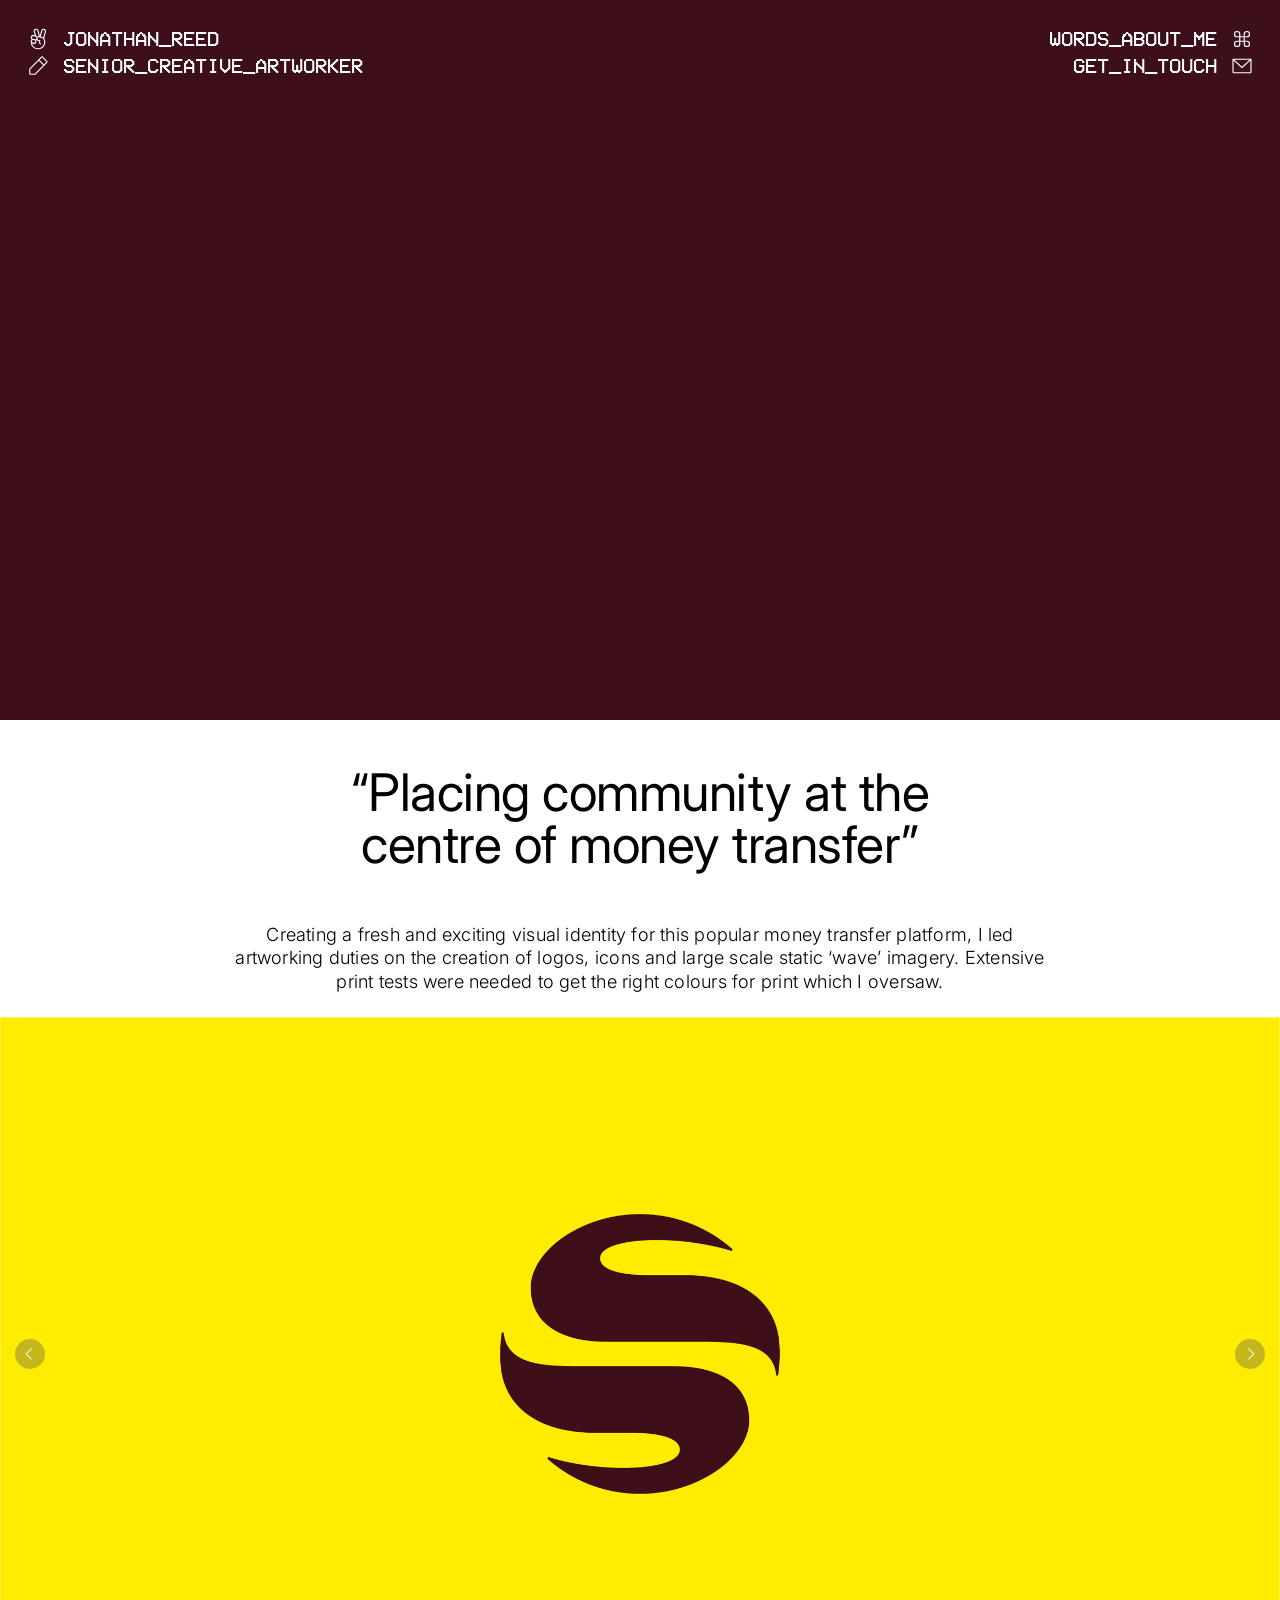
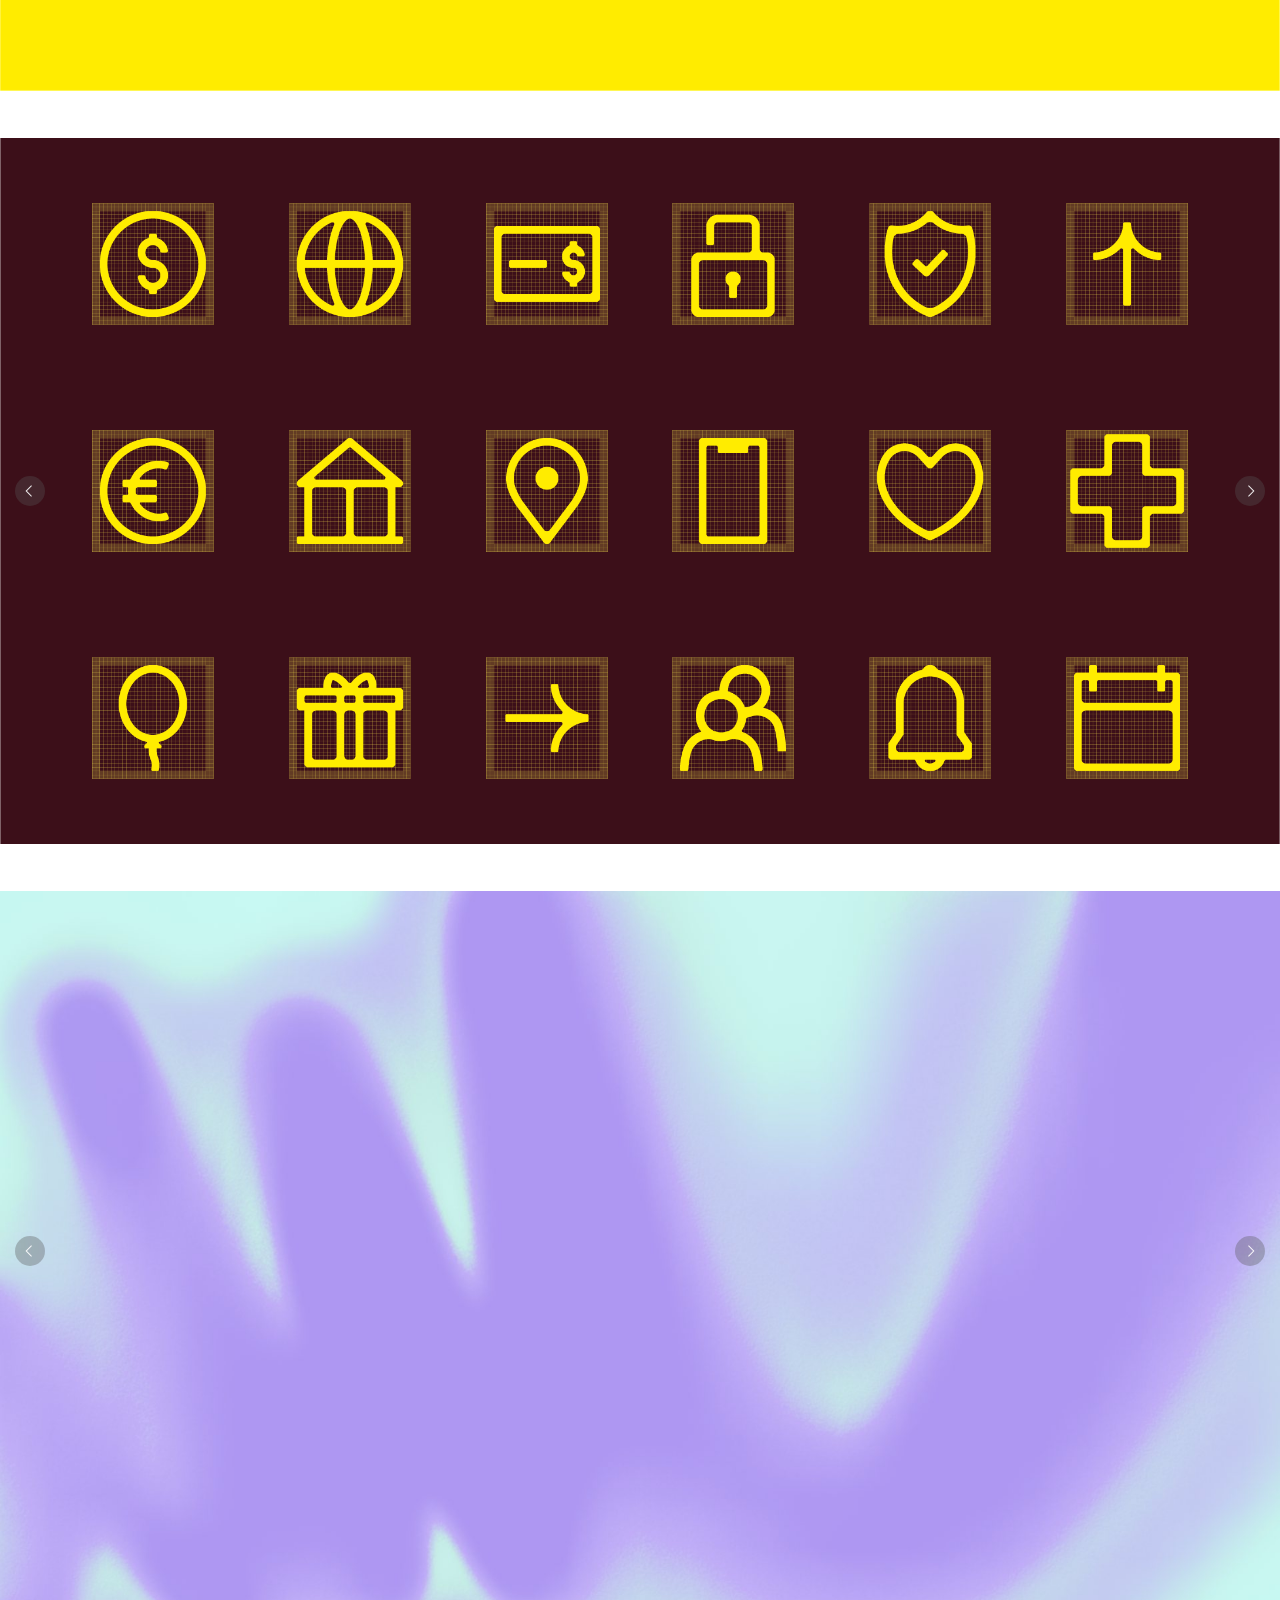
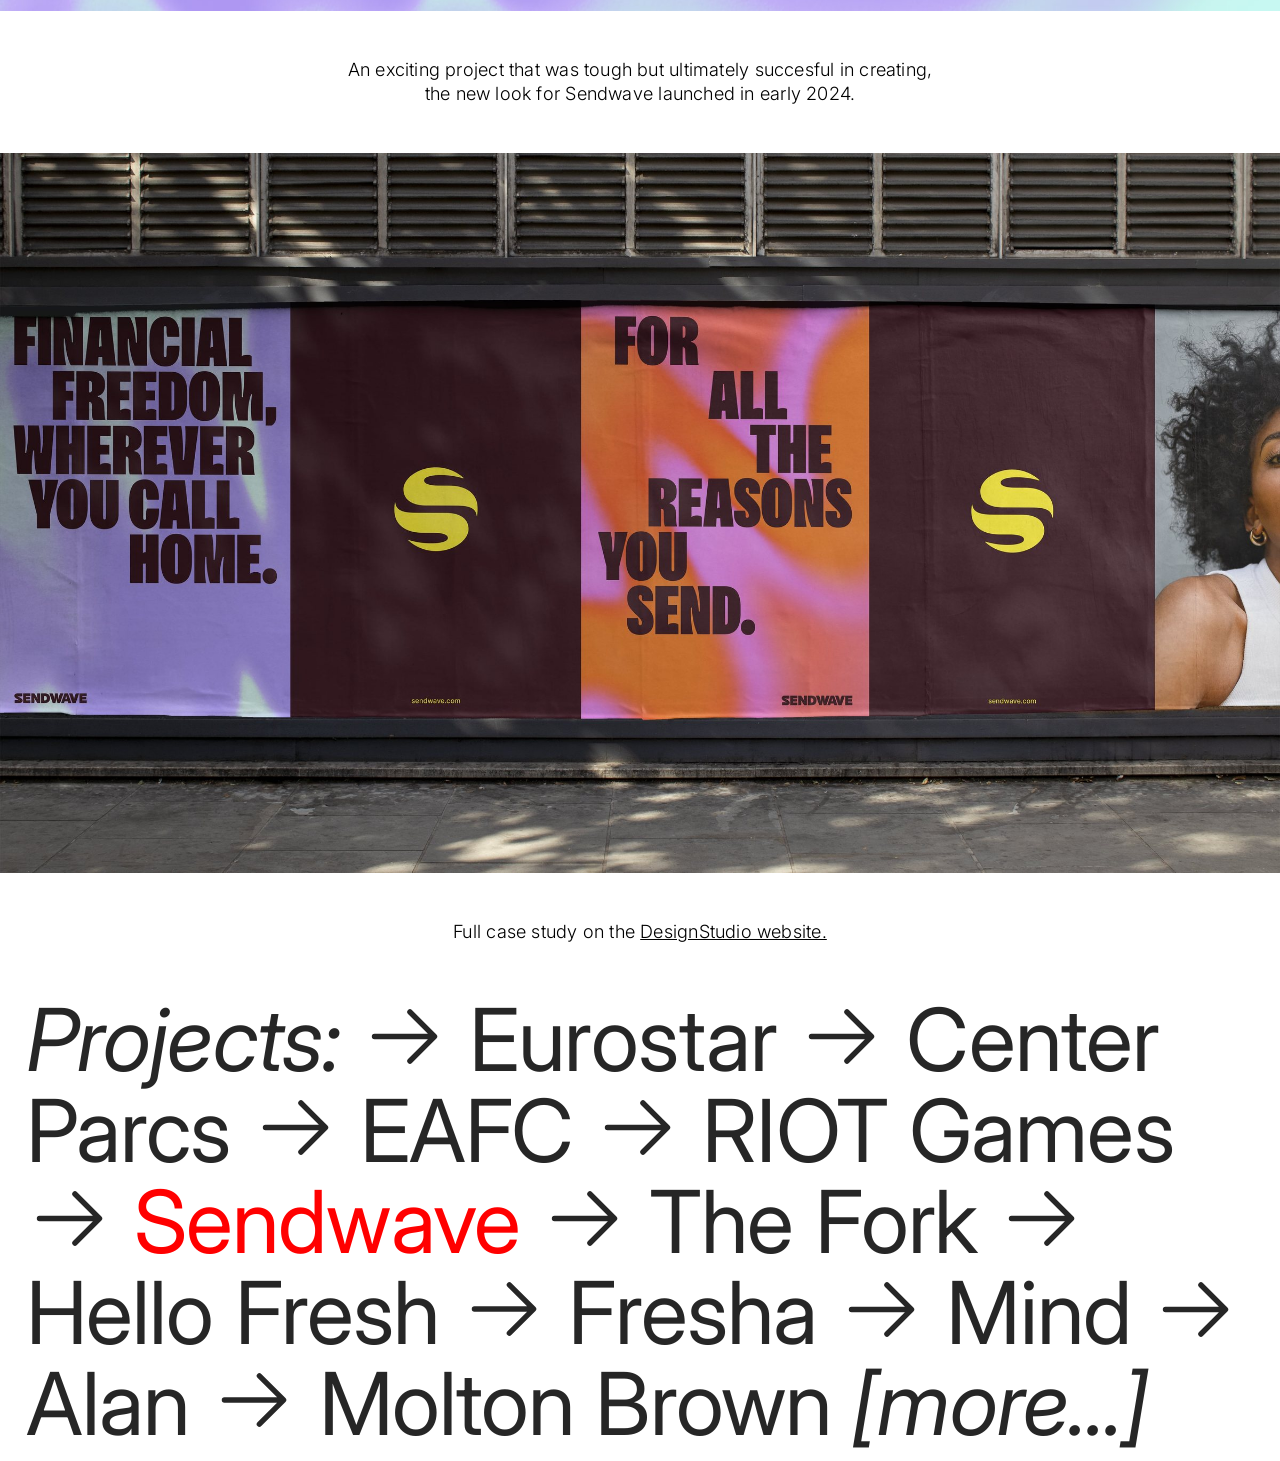
<file: sendwave/index.html>
<!doctype html>
<html lang="en" class="no-js">
<head>
  <meta charset="utf-8">
  <meta name="viewport" content="width=device-width, initial-scale=1">
  <title>Sendwave — jonathan reed</title>
  <meta name="description" content="jonathan reed&#x27;s portfolio and contact details">
  <meta property="og:type" content="website">
  <meta property="og:site_name" content="jonathan reed">
  <meta property="og:title" content="Sendwave — jonathan reed">
  <meta property="og:description" content="jonathan reed&#x27;s portfolio and contact details">
  <meta property="og:url" content="https://jonathanreed.me/sendwave/">
  <meta property="og:image" content="https://jonathanreed.me/assets/images/share.jpg">
  <meta property="og:image:width" content="1200">
  <meta property="og:image:height" content="630">
  <meta name="twitter:card" content="summary_large_image">
  <link rel="canonical" href="https://jonathanreed.me/sendwave/">
  <link rel="icon" href="../assets/images/favicon.svg" type="image/svg+xml">
  <link rel="apple-touch-icon" href="../assets/images/apple-touch-icon.png">
  <link rel="preload" href="../assets/fonts/vcr-osd-mono.woff2" as="font" type="font/woff2" crossorigin>
  <link rel="stylesheet" href="../assets/css/styles.css?v=dev">
  <script src="../assets/js/main.js?v=dev" defer></script>
</head>
<body class="page-project">
<a class="skip-link" href="#main">Skip to content</a>
<header class="site-header site-header--white">
  <div class="nav"><a href="../"><span class="icon icon--peace" aria-hidden="true"></span> JONATHAN_REED<br>
<span class="icon icon--pencil" aria-hidden="true"></span> SENIOR_CREATIVE_ARTWORKER</a></div>
  <nav class="nav nav--right" aria-label="Site">
    <a href="../about/">WORDS_ABOUT_ME</a> <span class="icon icon--command" aria-hidden="true"></span><br>
    <a href="mailto:hello@jonathanreed.me">GET_IN_TOUCH</a> <span class="icon icon--mail" aria-hidden="true"></span>
  </nav>
</header>
<main id="main" class="project">
<div class="hero"><figure class="media"><video src="../assets/media/sendwave/sendwave-designstudio-logo.mp4" poster="../assets/media/sendwave/sendwave-designstudio-logo-poster.jpg" width="1920" height="1080" autoplay muted loop playsinline preload="metadata"></video></figure></div><div class="cols"><div class="col col--empty" style="--span:4"></div><div class="col col--empty" style="--span:4"><br>
<br>
</div><div class="col col--empty" style="--span:4"></div></div><div class="cols"><div class="col col--empty" style="--span:3"></div><div class="col" style="--span:6"><div class="align-center"><h2><a href="https://www.design.studio/work/sendwave" rel="noopener" target="_blank">“Placing community at the centre of money transfer”</a><br>
<br>
</h2></div></div><div class="col col--empty" style="--span:3"></div></div><div class="cols cols--no-stack" style="--gutter:1.0rem;--mobile-gutter:0.0rem"><div class="col col--empty" style="--span:2"></div><div class="col" style="--span:8"><div class="align-center">Creating a fresh and exciting visual identity for this popular money transfer platform, I led artworking duties on the creation of logos, icons and large scale static ‘wave’ imagery. Extensive print tests were needed to get the right colours for print which I oversaw.<br>
<br>
</div></div><div class="col col--empty" style="--span:2"></div></div><div class="slideshow" data-delay="3.5" data-shuffle data-pause-on-hover style="--ratio:0.5262"><div class="slideshow__track"><div class="slide"><figure class="media zoomable"><a href="../assets/media/sendwave/sendwave-symbol.png" data-zoom><img src="../assets/media/sendwave/sendwave-symbol.png" srcset="../assets/media/sendwave/sendwave-symbol-1200.png 1200w, ../assets/media/sendwave/sendwave-symbol.png 2400w" sizes="100vw" width="3134" height="1649" alt="Sendwave symbol" loading="lazy" decoding="async"></a></figure></div><div class="slide"><figure class="media zoomable"><a href="../assets/media/sendwave/sendwave-wordmark.png" data-zoom><img src="../assets/media/sendwave/sendwave-wordmark.png" srcset="../assets/media/sendwave/sendwave-wordmark-1200.png 1200w, ../assets/media/sendwave/sendwave-wordmark.png 2400w" sizes="100vw" width="3134" height="1649" alt="Sendwave wordmark" loading="lazy" decoding="async"></a></figure></div></div><button class="slideshow__prev" type="button" aria-label="Previous image"></button><button class="slideshow__next" type="button" aria-label="Next image"></button></div><br>
<br>
<div class="slideshow" data-delay="3" data-shuffle data-pause-on-hover style="--ratio:0.5518"><div class="slideshow__track"><div class="slide"><figure class="media zoomable"><a href="../assets/media/sendwave/sendwave-icons-1.png" data-zoom><img src="../assets/media/sendwave/sendwave-icons-1.png" srcset="../assets/media/sendwave/sendwave-icons-1-1200.png 1200w, ../assets/media/sendwave/sendwave-icons-1.png 2180w" sizes="100vw" width="2180" height="1203" alt="Sendwave icons" loading="lazy" decoding="async"></a></figure></div><div class="slide"><figure class="media zoomable"><a href="../assets/media/sendwave/sendwave-icons-2.png" data-zoom><img src="../assets/media/sendwave/sendwave-icons-2.png" srcset="../assets/media/sendwave/sendwave-icons-2-1200.png 1200w, ../assets/media/sendwave/sendwave-icons-2.png 2180w" sizes="100vw" width="2180" height="1203" alt="Sendwave icons" loading="lazy" decoding="async"></a></figure></div></div><button class="slideshow__prev" type="button" aria-label="Previous image"></button><button class="slideshow__next" type="button" aria-label="Next image"></button></div><br>
<br>
<div class="slideshow" data-delay="3.5" data-shuffle data-pause-on-hover style="--ratio:0.5625"><div class="slideshow__track"><div class="slide"><figure class="media zoomable"><a href="../assets/media/sendwave/sendwave-wave-01.jpg" data-zoom><img src="../assets/media/sendwave/sendwave-wave-01.jpg" srcset="../assets/media/sendwave/sendwave-wave-01-1200.jpg 1200w, ../assets/media/sendwave/sendwave-wave-01.jpg 1920w" sizes="100vw" width="1920" height="1080" alt="Sendwave wave" loading="lazy" decoding="async"></a></figure></div><div class="slide"><figure class="media zoomable"><a href="../assets/media/sendwave/sendwave-wave-02.jpg" data-zoom><img src="../assets/media/sendwave/sendwave-wave-02.jpg" srcset="../assets/media/sendwave/sendwave-wave-02-1200.jpg 1200w, ../assets/media/sendwave/sendwave-wave-02.jpg 1920w" sizes="100vw" width="1920" height="1080" alt="Sendwave wave" loading="lazy" decoding="async"></a></figure></div><div class="slide"><figure class="media zoomable"><a href="../assets/media/sendwave/sendwave-wave-03.jpg" data-zoom><img src="../assets/media/sendwave/sendwave-wave-03.jpg" srcset="../assets/media/sendwave/sendwave-wave-03-1200.jpg 1200w, ../assets/media/sendwave/sendwave-wave-03.jpg 1920w" sizes="100vw" width="1920" height="1080" alt="Sendwave wave" loading="lazy" decoding="async"></a></figure></div><div class="slide"><figure class="media zoomable"><a href="../assets/media/sendwave/sendwave-wave-04.jpg" data-zoom><img src="../assets/media/sendwave/sendwave-wave-04.jpg" srcset="../assets/media/sendwave/sendwave-wave-04-1200.jpg 1200w, ../assets/media/sendwave/sendwave-wave-04.jpg 1920w" sizes="100vw" width="1920" height="1080" alt="Sendwave wave" loading="lazy" decoding="async"></a></figure></div><div class="slide"><figure class="media zoomable"><a href="../assets/media/sendwave/sendwave-wave-05.jpg" data-zoom><img src="../assets/media/sendwave/sendwave-wave-05.jpg" srcset="../assets/media/sendwave/sendwave-wave-05-1200.jpg 1200w, ../assets/media/sendwave/sendwave-wave-05.jpg 1920w" sizes="100vw" width="1920" height="1080" alt="Sendwave wave" loading="lazy" decoding="async"></a></figure></div><div class="slide"><figure class="media zoomable"><a href="../assets/media/sendwave/sendwave-wave-06.jpg" data-zoom><img src="../assets/media/sendwave/sendwave-wave-06.jpg" srcset="../assets/media/sendwave/sendwave-wave-06-1200.jpg 1200w, ../assets/media/sendwave/sendwave-wave-06.jpg 1920w" sizes="100vw" width="1920" height="1080" alt="Sendwave wave" loading="lazy" decoding="async"></a></figure></div></div><button class="slideshow__prev" type="button" aria-label="Previous image"></button><button class="slideshow__next" type="button" aria-label="Next image"></button></div><div class="cols"><div class="col col--empty" style="--span:3"></div><div class="col" style="--span:6"><br>
<br>
<div class="align-center">An exciting project that was tough but ultimately succesful in creating, the new look for Sendwave launched in early 2024.<br></div>
<br>
<br>
</div><div class="col col--empty" style="--span:3"></div></div><div class="slideshow" data-delay="3.5" data-shuffle data-pause-on-hover style="--ratio:0.5626"><div class="slideshow__track"><div class="slide"><figure class="media zoomable"><a href="../assets/media/sendwave/sendwave-ooh.jpg" data-zoom><img src="../assets/media/sendwave/sendwave-ooh.jpg" srcset="../assets/media/sendwave/sendwave-ooh-1200.jpg 1200w, ../assets/media/sendwave/sendwave-ooh.jpg 2400w" sizes="100vw" width="5000" height="2813" alt="Sendwave ooh" loading="lazy" decoding="async"></a></figure></div></div><button class="slideshow__prev" type="button" aria-label="Previous image"></button><button class="slideshow__next" type="button" aria-label="Next image"></button></div><div class="cols"><div class="col col--empty" style="--span:3"></div><div class="col" style="--span:6"><div class="align-center"><br>
<br>
Full case study on the <a href="https://www.design.studio/work/sendwave" rel="noopener" target="_blank">DesignStudio website.</a><br>
</div><br></div><div class="col col--empty" style="--span:3"></div></div>
</main>
<footer class="site-footer">
  <h1 class="projects"><i>Projects:</i> <span class="icon icon--arrow-right" aria-hidden="true"></span> <a href="../eurostar/">Eurostar</a> <span class="icon icon--arrow-right" aria-hidden="true"></span> <a href="../center-parcs/">Center Parcs</a> <span class="icon icon--arrow-right" aria-hidden="true"></span> <a href="../eafc/">EAFC</a> <span class="icon icon--arrow-right" aria-hidden="true"></span> <a href="../riot-games/">RIOT Games</a> <span class="icon icon--arrow-right" aria-hidden="true"></span> <a href="../sendwave/" class="active">Sendwave</a> <span class="icon icon--arrow-right" aria-hidden="true"></span> <a href="../the-fork/">The Fork</a> <span class="icon icon--arrow-right" aria-hidden="true"></span> <a href="../hello-fresh/">Hello Fresh</a> <span class="icon icon--arrow-right" aria-hidden="true"></span> <a href="../fresha/">Fresha</a> <span class="icon icon--arrow-right" aria-hidden="true"></span> <a href="../mind/">Mind</a> <span class="icon icon--arrow-right" aria-hidden="true"></span> <a href="../alan/">Alan</a> <span class="icon icon--arrow-right" aria-hidden="true"></span> <a href="../molton-brown/">Molton Brown</a> <i><a href="../more/">[more...]</a></i></h1>
</footer>

  <!-- Cloudflare Web Analytics --><script type='module' src='https://static.cloudflareinsights.com/beacon.min.js' data-cf-beacon='{"token": "20a8a993c7c740b4acc0a126cea4087b"}'></script><!-- End Cloudflare Web Analytics -->
</body>
</html>
</file>
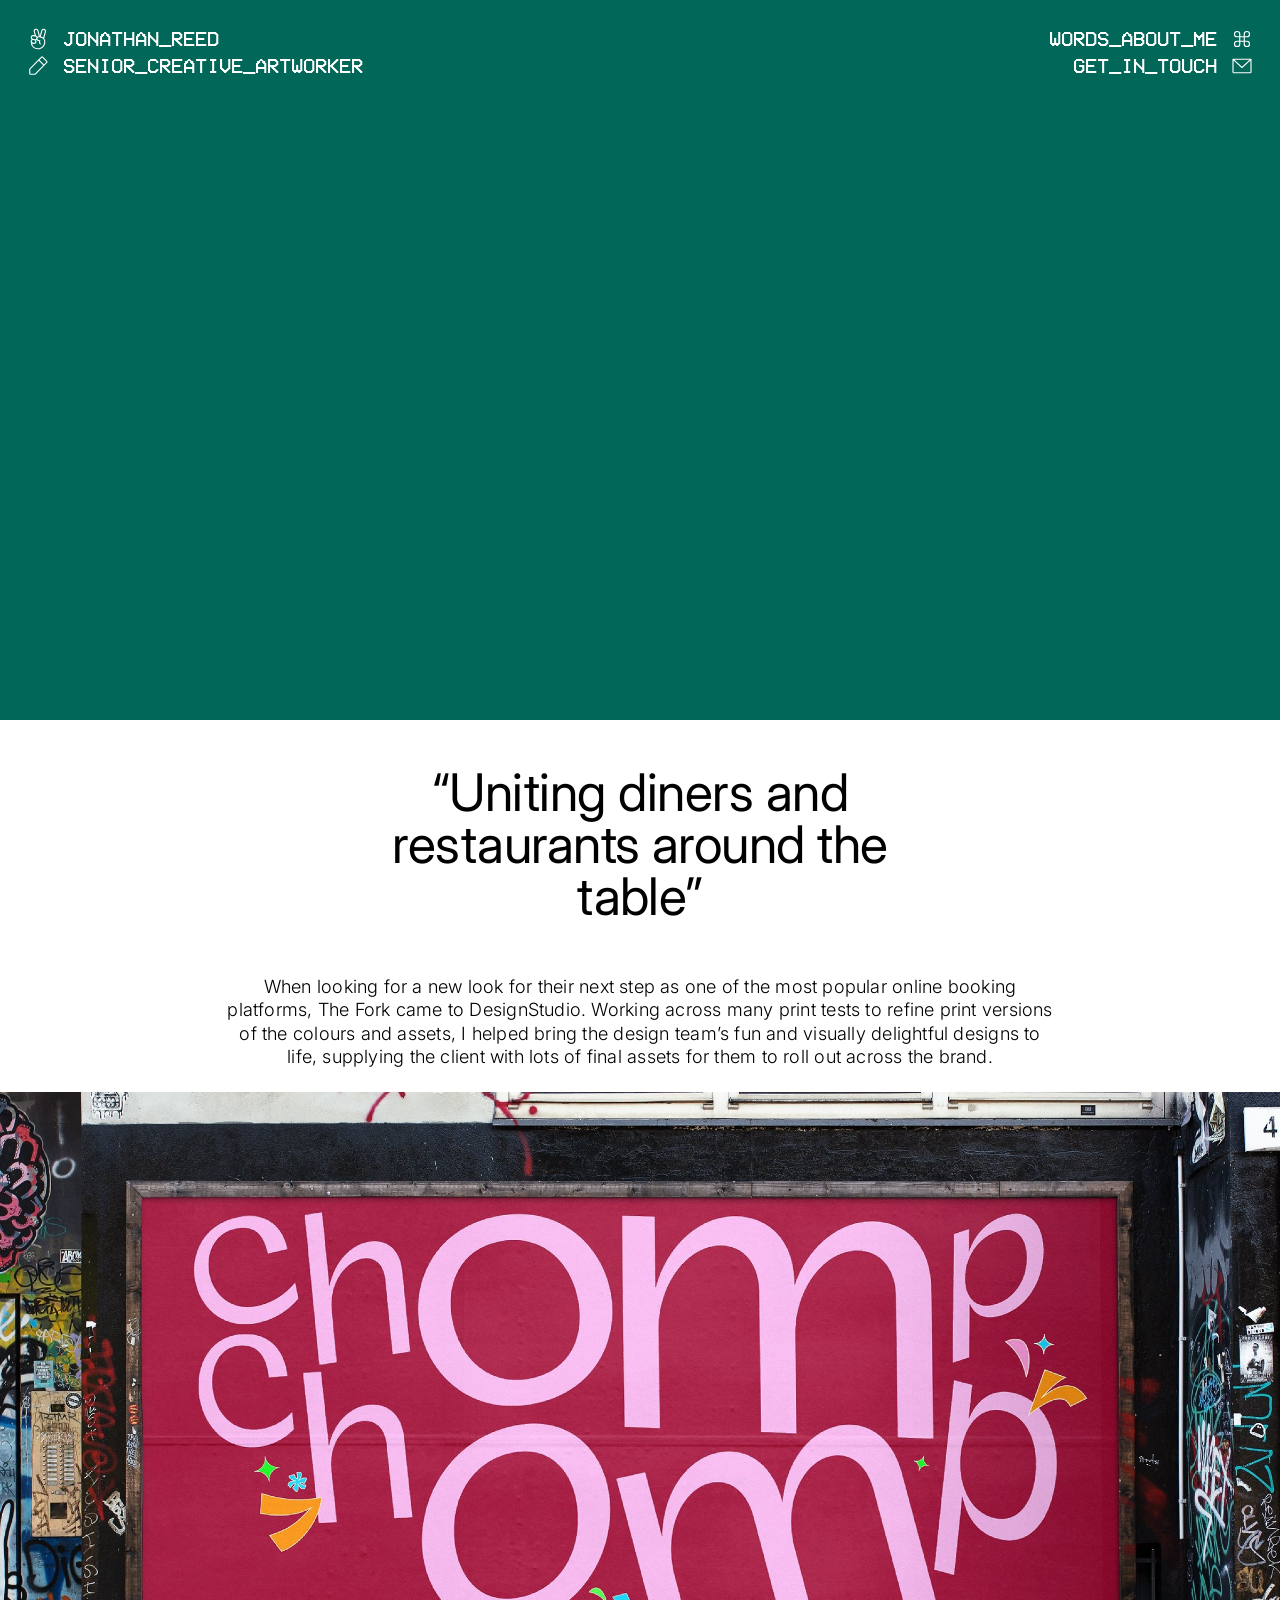
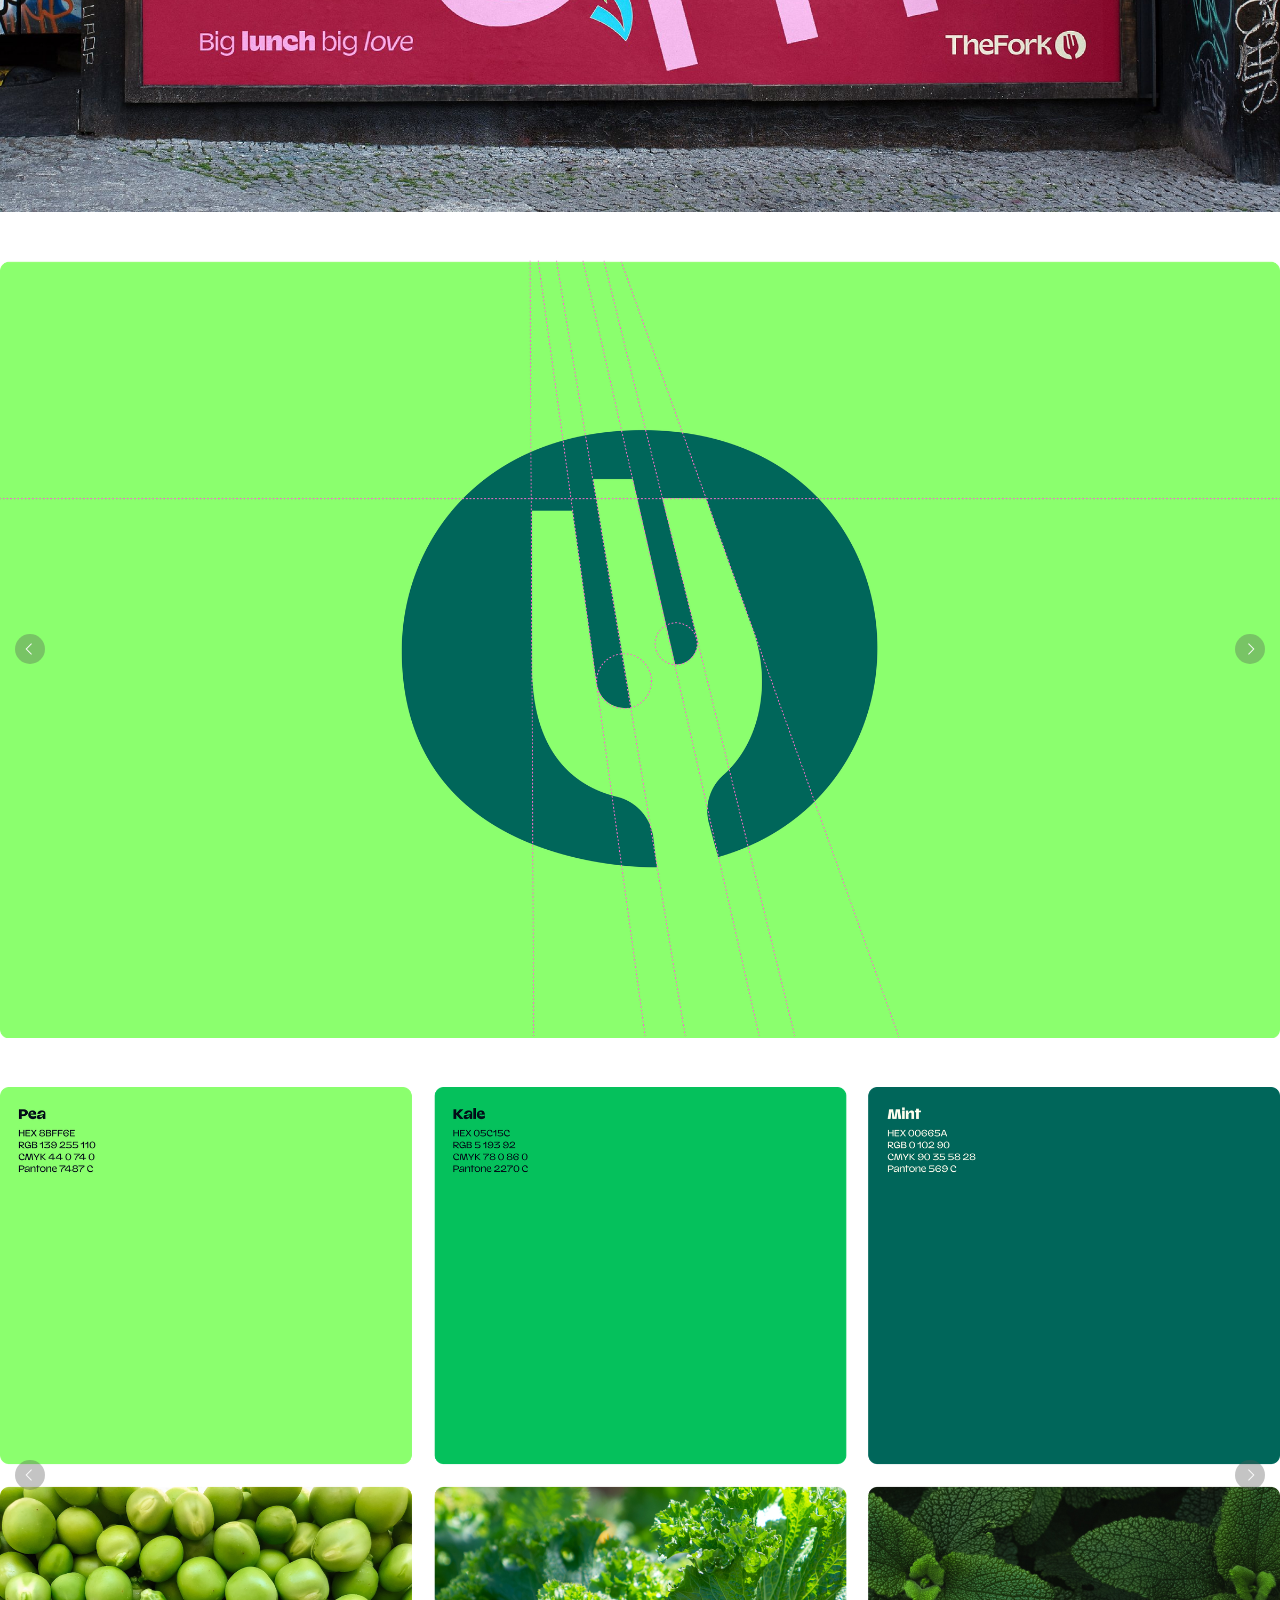
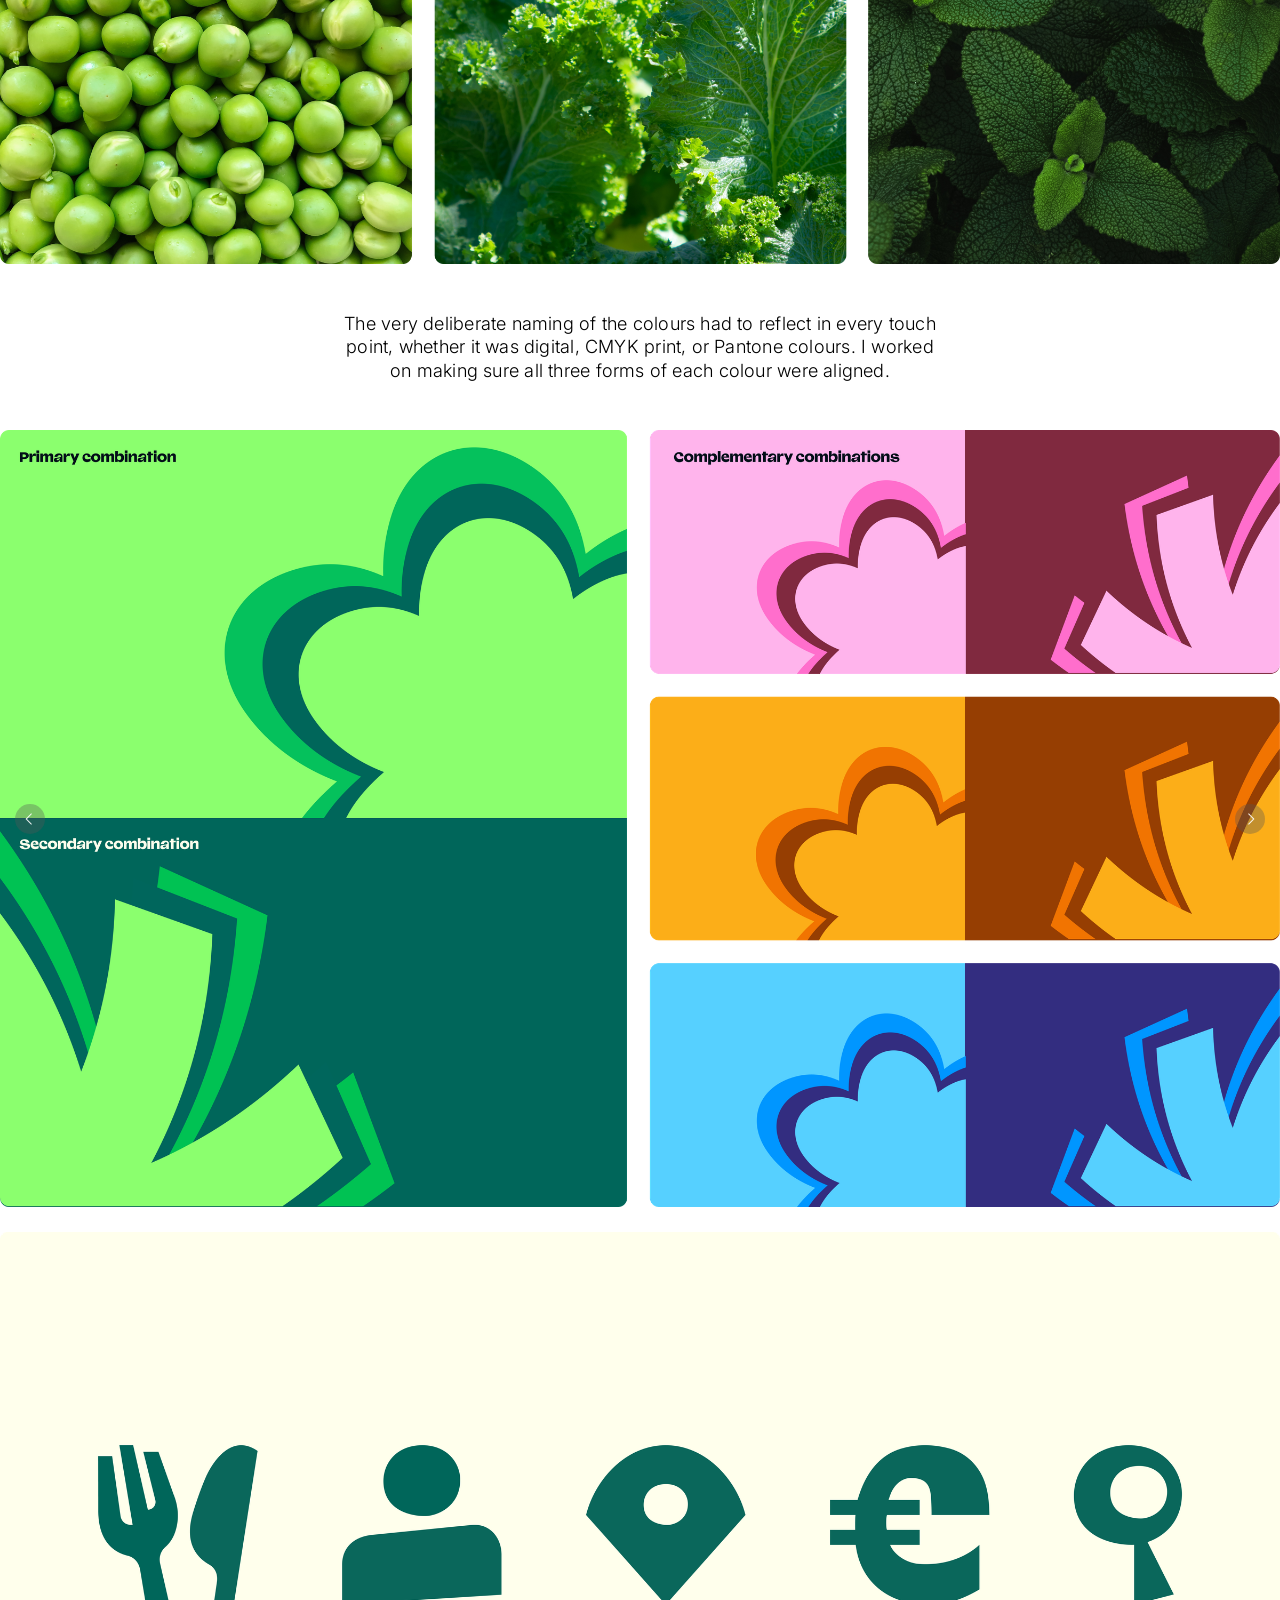
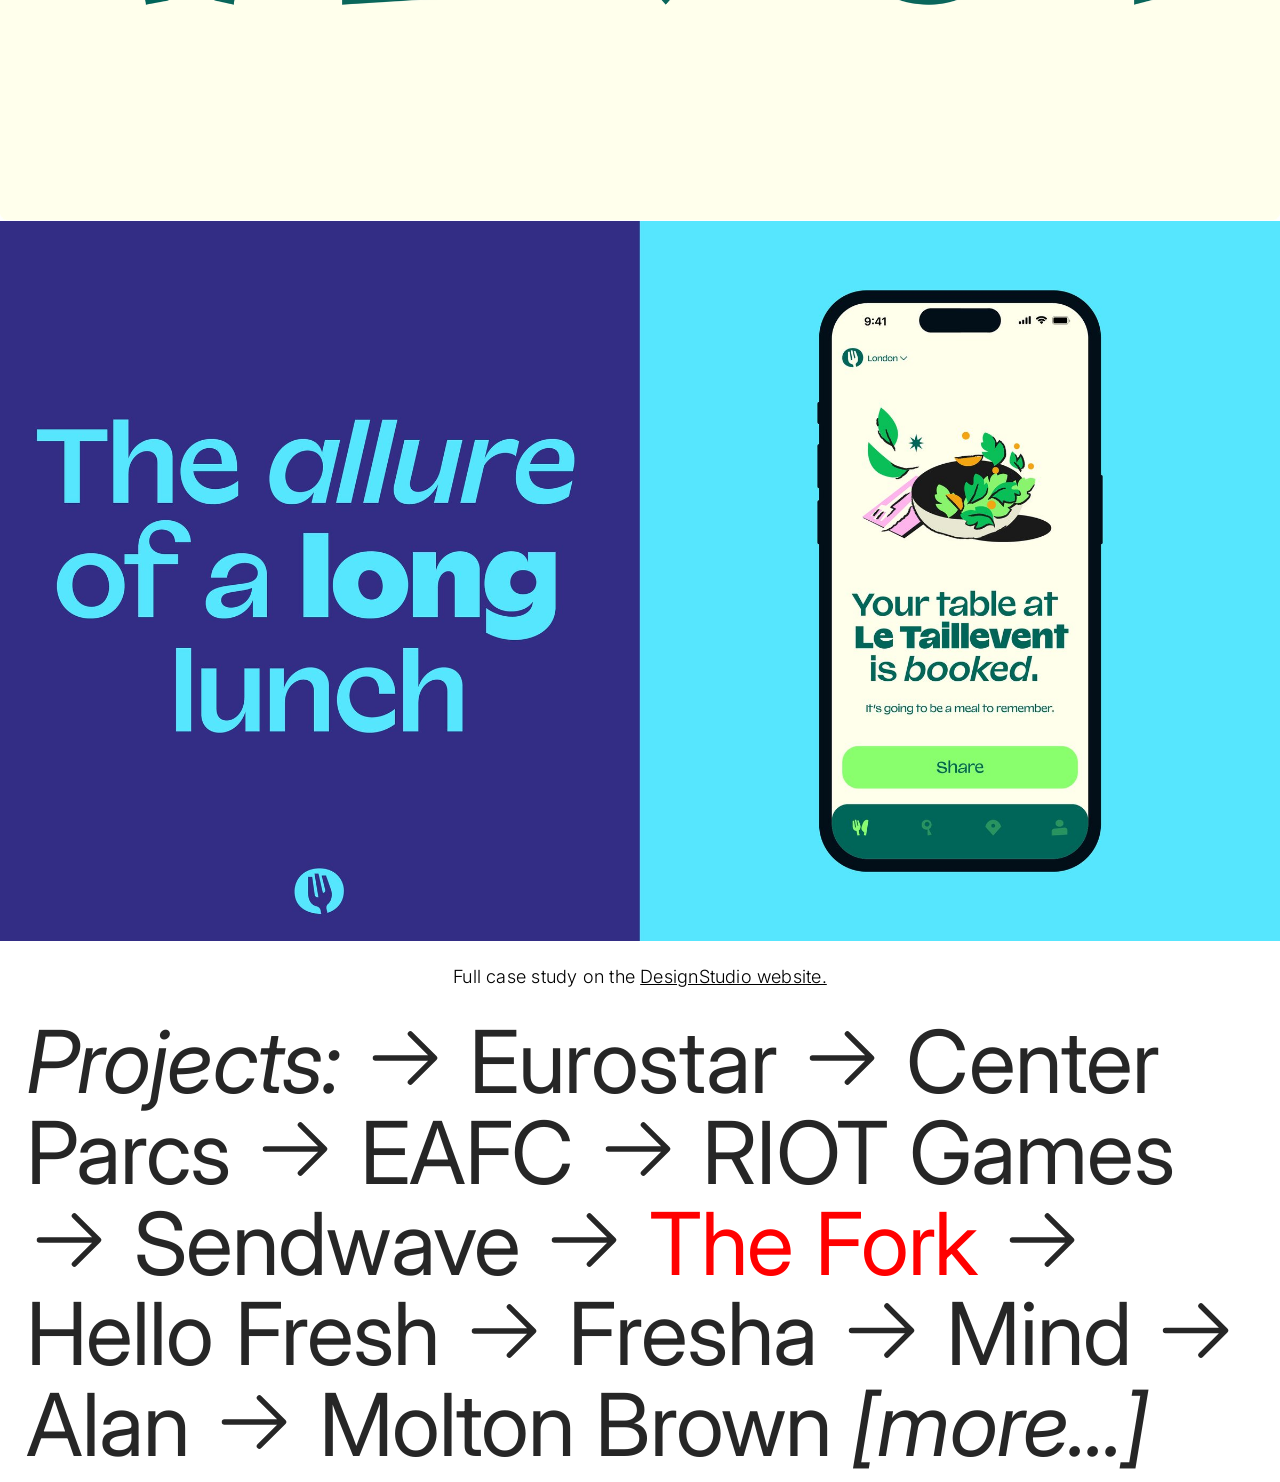
<file: the-fork/index.html>
<!doctype html>
<html lang="en" class="no-js">
<head>
  <meta charset="utf-8">
  <meta name="viewport" content="width=device-width, initial-scale=1">
  <title>The Fork — jonathan reed</title>
  <meta name="description" content="jonathan reed&#x27;s portfolio and contact details">
  <meta property="og:type" content="website">
  <meta property="og:site_name" content="jonathan reed">
  <meta property="og:title" content="The Fork — jonathan reed">
  <meta property="og:description" content="jonathan reed&#x27;s portfolio and contact details">
  <meta property="og:url" content="https://jonathanreed.me/the-fork/">
  <meta property="og:image" content="https://jonathanreed.me/assets/images/share.jpg">
  <meta property="og:image:width" content="1200">
  <meta property="og:image:height" content="630">
  <meta name="twitter:card" content="summary_large_image">
  <link rel="canonical" href="https://jonathanreed.me/the-fork/">
  <link rel="icon" href="../assets/images/favicon.svg" type="image/svg+xml">
  <link rel="apple-touch-icon" href="../assets/images/apple-touch-icon.png">
  <link rel="preload" href="../assets/fonts/vcr-osd-mono.woff2" as="font" type="font/woff2" crossorigin>
  <link rel="stylesheet" href="../assets/css/styles.css?v=dev">
  <script src="../assets/js/main.js?v=dev" defer></script>
</head>
<body class="page-project">
<a class="skip-link" href="#main">Skip to content</a>
<header class="site-header site-header--white">
  <div class="nav"><a href="../"><span class="icon icon--peace" aria-hidden="true"></span> JONATHAN_REED<br>
<span class="icon icon--pencil" aria-hidden="true"></span> SENIOR_CREATIVE_ARTWORKER</a></div>
  <nav class="nav nav--right" aria-label="Site">
    <a href="../about/">WORDS_ABOUT_ME</a> <span class="icon icon--command" aria-hidden="true"></span><br>
    <a href="mailto:hello@jonathanreed.me">GET_IN_TOUCH</a> <span class="icon icon--mail" aria-hidden="true"></span>
  </nav>
</header>
<main id="main" class="project">
<div class="hero"><figure class="media"><video src="../assets/media/the-fork/fork-header.mp4" poster="../assets/media/the-fork/fork-header-poster.jpg" width="1920" height="1080" autoplay muted loop playsinline preload="metadata"></video></figure></div><div class="cols"><div class="col col--empty" style="--span:4"></div><div class="col col--empty" style="--span:4"><br>
<br>
</div><div class="col col--empty" style="--span:4"></div></div><div class="cols"><div class="col col--empty" style="--span:3"></div><div class="col" style="--span:6"><div class="align-center"><h2><a href="https://www.design.studio/work/thefork" rel="noopener" target="_blank">“Uniting diners and restaurants around the table”</a><br>
<br>
</h2></div></div><div class="col col--empty" style="--span:3"></div></div><div class="cols cols--no-stack" style="--gutter:1.0rem;--mobile-gutter:0.0rem"><div class="col col--empty" style="--span:2"></div><div class="col" style="--span:8"><div class="align-center">When looking for a new look for their next step as one of the most popular online booking platforms, The Fork came to DesignStudio. Working across many print tests to refine print versions of the colours and assets, I helped bring the design team’s fun and visually delightful designs to life, supplying the client with lots of final assets for them to roll out across the brand.<br>
<br>
</div></div><div class="col col--empty" style="--span:2"></div></div><div class="gallery"><div class="gallery__item" style="--ar:1.7778"><figure class="media zoomable"><a href="../assets/media/the-fork/fork-ooh.jpg" data-zoom><img src="../assets/media/the-fork/fork-ooh.jpg" srcset="../assets/media/the-fork/fork-ooh-1200.jpg 1200w, ../assets/media/the-fork/fork-ooh.jpg 2400w" sizes="100vw" width="4000" height="2250" alt="Fork ooh" loading="lazy" decoding="async"></a></figure></div></div><br>
<br>
<div class="slideshow" data-delay="3.5" data-pause-on-hover style="--ratio:0.6087"><div class="slideshow__track"><div class="slide"><figure class="media zoomable"><a href="../assets/media/the-fork/fork-symbol.png" data-zoom><img src="../assets/media/the-fork/fork-symbol.png" srcset="../assets/media/the-fork/fork-symbol-1200.png 1200w, ../assets/media/the-fork/fork-symbol.png 2400w" sizes="100vw" width="5608" height="3410" alt="Fork symbol" loading="lazy" decoding="async"></a></figure></div><div class="slide"><figure class="media zoomable"><a href="../assets/media/the-fork/fork-wordmark.png" data-zoom><img src="../assets/media/the-fork/fork-wordmark.png" srcset="../assets/media/the-fork/fork-wordmark-1200.png 1200w, ../assets/media/the-fork/fork-wordmark.png 2400w" sizes="100vw" width="5592" height="3404" alt="Fork wordmark" loading="lazy" decoding="async"></a></figure></div><div class="slide"><figure class="media zoomable"><a href="../assets/media/the-fork/fork-logos.png" data-zoom><img src="../assets/media/the-fork/fork-logos.png" srcset="../assets/media/the-fork/fork-logos-1200.png 1200w, ../assets/media/the-fork/fork-logos.png 2400w" sizes="100vw" width="7384" height="3288" alt="Fork logos" loading="lazy" decoding="async"></a></figure></div></div><button class="slideshow__prev" type="button" aria-label="Previous image"></button><button class="slideshow__next" type="button" aria-label="Next image"></button></div><br>
<br>
<div class="slideshow" data-delay="3.5" data-pause-on-hover style="--ratio:0.6083"><div class="slideshow__track"><div class="slide"><figure class="media zoomable"><a href="../assets/media/the-fork/fork-colours-1.png" data-zoom><img src="../assets/media/the-fork/fork-colours-1.png" srcset="../assets/media/the-fork/fork-colours-1-1200.png 1200w, ../assets/media/the-fork/fork-colours-1.png 2400w" sizes="100vw" width="5608" height="3404" alt="Fork colours" loading="lazy" decoding="async"></a></figure></div><div class="slide"><figure class="media zoomable"><a href="../assets/media/the-fork/fork-colours-2.png" data-zoom><img src="../assets/media/the-fork/fork-colours-2.png" srcset="../assets/media/the-fork/fork-colours-2-1200.png 1200w, ../assets/media/the-fork/fork-colours-2.png 2400w" sizes="100vw" width="5596" height="3404" alt="Fork colours" loading="lazy" decoding="async"></a></figure></div><div class="slide"><figure class="media zoomable"><a href="../assets/media/the-fork/fork-colours-3.png" data-zoom><img src="../assets/media/the-fork/fork-colours-3.png" srcset="../assets/media/the-fork/fork-colours-3-1200.png 1200w, ../assets/media/the-fork/fork-colours-3.png 2400w" sizes="100vw" width="5612" height="3404" alt="Fork colours" loading="lazy" decoding="async"></a></figure></div></div><button class="slideshow__prev" type="button" aria-label="Previous image"></button><button class="slideshow__next" type="button" aria-label="Next image"></button></div><div class="cols"><div class="col col--empty" style="--span:3"></div><div class="col" style="--span:6"><br>
<br>
<div class="align-center">The very deliberate naming of the colours had to reflect in every touch point, whether it was digital, CMYK print, or Pantone colours. I worked on making sure all three forms of each colour were aligned.<br></div>
<br>
<br>
</div><div class="col col--empty" style="--span:3"></div></div><div class="slideshow" data-delay="3.5" data-shuffle data-pause-on-hover style="--ratio:0.6079"><div class="slideshow__track"><div class="slide"><figure class="media zoomable"><a href="../assets/media/the-fork/fork-shapes-2.png" data-zoom><img src="../assets/media/the-fork/fork-shapes-2.png" srcset="../assets/media/the-fork/fork-shapes-2-1200.png 1200w, ../assets/media/the-fork/fork-shapes-2.png 2400w" sizes="100vw" width="5600" height="3404" alt="Fork shapes" loading="lazy" decoding="async"></a></figure></div><div class="slide"><figure class="media zoomable"><a href="../assets/media/the-fork/fork-shapes-1.png" data-zoom><img src="../assets/media/the-fork/fork-shapes-1.png" srcset="../assets/media/the-fork/fork-shapes-1-1200.png 1200w, ../assets/media/the-fork/fork-shapes-1.png 2400w" sizes="100vw" width="5609" height="3404" alt="Fork shapes" loading="lazy" decoding="async"></a></figure></div></div><button class="slideshow__prev" type="button" aria-label="Previous image"></button><button class="slideshow__next" type="button" aria-label="Next image"></button></div><div class="cols" style="--gutter:2rem"><div class="col col--empty" style="--span:6"></div><div class="col col--empty" style="--span:6"></div></div><div class="cols"><div class="col col--empty" style="--span:3"></div><div class="col col--empty" style="--span:6"><br></div><div class="col col--empty" style="--span:3"></div></div><figure class="media zoomable"><a href="../assets/media/the-fork/fork-icons.png" data-zoom><img src="../assets/media/the-fork/fork-icons.png" srcset="../assets/media/the-fork/fork-icons-1200.png 1200w, ../assets/media/the-fork/fork-icons.png 2400w" sizes="100vw" width="7304" height="3356" alt="Fork icons" loading="lazy" decoding="async"></a></figure><div class="cols" style="--gutter:2rem"><div class="col col--empty" style="--span:6"></div><div class="col col--empty" style="--span:6"></div></div><figure class="media zoomable"><a href="../assets/media/the-fork/fork-example.jpg" data-zoom><img src="../assets/media/the-fork/fork-example.jpg" srcset="../assets/media/the-fork/fork-example-1200.jpg 1200w, ../assets/media/the-fork/fork-example.jpg 2400w" sizes="100vw" width="4000" height="2250" alt="Fork example" loading="lazy" decoding="async"></a></figure><div class="cols" style="--gutter:2rem"><div class="col col--empty" style="--span:4"></div><div class="col" style="--span:4"><div class="align-center"><br>Full case study on the <a href="https://www.design.studio/work/thefork" rel="noopener" target="_blank">DesignStudio website.</a><br>
</div></div><div class="col col--empty" style="--span:4"></div></div>
</main>
<footer class="site-footer">
  <h1 class="projects"><i>Projects:</i> <span class="icon icon--arrow-right" aria-hidden="true"></span> <a href="../eurostar/">Eurostar</a> <span class="icon icon--arrow-right" aria-hidden="true"></span> <a href="../center-parcs/">Center Parcs</a> <span class="icon icon--arrow-right" aria-hidden="true"></span> <a href="../eafc/">EAFC</a> <span class="icon icon--arrow-right" aria-hidden="true"></span> <a href="../riot-games/">RIOT Games</a> <span class="icon icon--arrow-right" aria-hidden="true"></span> <a href="../sendwave/">Sendwave</a> <span class="icon icon--arrow-right" aria-hidden="true"></span> <a href="../the-fork/" class="active">The Fork</a> <span class="icon icon--arrow-right" aria-hidden="true"></span> <a href="../hello-fresh/">Hello Fresh</a> <span class="icon icon--arrow-right" aria-hidden="true"></span> <a href="../fresha/">Fresha</a> <span class="icon icon--arrow-right" aria-hidden="true"></span> <a href="../mind/">Mind</a> <span class="icon icon--arrow-right" aria-hidden="true"></span> <a href="../alan/">Alan</a> <span class="icon icon--arrow-right" aria-hidden="true"></span> <a href="../molton-brown/">Molton Brown</a> <i><a href="../more/">[more...]</a></i></h1>
</footer>

  <!-- Cloudflare Web Analytics --><script type='module' src='https://static.cloudflareinsights.com/beacon.min.js' data-cf-beacon='{"token": "20a8a993c7c740b4acc0a126cea4087b"}'></script><!-- End Cloudflare Web Analytics -->
</body>
</html>
</file>
<file: assets/css/styles.css>
/* Fonts */

@font-face {
  font-family: "Inter";
  font-style: normal;
  font-weight: 100 900;
  font-display: swap;
  src: url("../fonts/inter-latin-opsz-normal.woff2") format("woff2-variations");
}

@font-face {
  font-family: "Inter";
  font-style: italic;
  font-weight: 100 900;
  font-display: swap;
  src: url("../fonts/inter-latin-opsz-italic.woff2") format("woff2-variations");
}

@font-face {
  font-family: "VCR OSD Mono";
  font-style: normal;
  font-weight: 400;
  font-display: swap;
  src: url("../fonts/vcr-osd-mono.woff2") format("woff2");
}

/* Tokens */

:root {
  --font-sans: "Inter", -apple-system, BlinkMacSystemFont, "Helvetica Neue", Arial, sans-serif;
  --font-mono: "VCR OSD Mono", ui-monospace, monospace;
  --text: #000;
  --text-soft: rgba(0, 0, 0, 0.85);
  --bg: #fff;
  --accent: #ff0000;
  --page-padding: 2rem;
  --gutter: 2rem;
  /* The whole layout scales with the root font size */
  font-size: min(12.96px, 1.6168vw);
}

@media (max-width: 600px) {
  :root {
    font-size: 2.24vw;
    --page-padding: 1rem;
  }
}

/* Base */

*,
*::before,
*::after {
  box-sizing: border-box;
}

html {
  -webkit-text-size-adjust: 100%;
  text-size-adjust: 100%;
}

body {
  margin: 0;
  background: var(--bg);
  color: var(--text);
  font-family: var(--font-sans);
  font-size: 1.4rem;
  font-weight: 300;
  line-height: 1.3;
  letter-spacing: 0.012em;
  -webkit-font-smoothing: antialiased;
  -moz-osx-font-smoothing: grayscale;
}

a {
  color: inherit;
}

a:active {
  opacity: 0.7;
}

a.active {
  color: var(--accent) !important;
}

h1,
h2 {
  margin: 0;
  font-weight: 400;
  line-height: 1;
  letter-spacing: -0.01em;
}

h1 {
  font-size: 6.7rem;
  color: var(--text-soft);
}

h2 {
  font-size: 4rem;
}

h1 a,
h2 a {
  text-decoration: none;
}

h1 a:hover {
  color: var(--accent);
}

@media (max-width: 600px) {
  h1 {
    font-size: 5.2rem;
  }
}

.icon {
  display: inline-block;
  width: 1.2em;
  height: 1.2em;
  vertical-align: -0.22em;
  background-color: currentColor;
  -webkit-mask: var(--icon) center / contain no-repeat;
  mask: var(--icon) center / contain no-repeat;
}

h1 .icon {
  width: 1em;
  height: 1em;
  vertical-align: -0.1em;
}

.icon--peace { --icon: url("../icons/peace.svg"); }
.icon--pencil { --icon: url("../icons/pencil.svg"); }
.icon--command { --icon: url("../icons/command.svg"); }
.icon--mail { --icon: url("../icons/mail.svg"); }
.icon--arrow-right { --icon: url("../icons/arrow-right.svg"); }
.icon--linkedin { --icon: url("../icons/linkedin.svg"); }

.align-center {
  text-align: center;
}

.align-right {
  text-align: right;
}

/* Header */

.site-header {
  position: absolute;
  inset: 0 0 auto;
  z-index: 10;
  display: flex;
  justify-content: space-between;
  gap: 2rem;
  padding: var(--page-padding);
  font-family: var(--font-mono);
  font-size: 1.6rem;
  font-weight: 400;
  line-height: 1.3;
  letter-spacing: 0;
  overflow-wrap: anywhere;
}

.site-header a {
  text-decoration: none;
}

.site-header--white {
  color: #fff;
}

.nav--right {
  text-align: right;
}

@media (max-width: 600px) {
  .site-header {
    font-size: 1.5rem;
  }
}

/* Footer: the project list */

.site-footer {
  padding: var(--page-padding) var(--page-padding) calc(var(--page-padding) / 2);
}

.page-home {
  display: flex;
  flex-direction: column;
  min-height: 100vh;
  min-height: 100svh;
}

.page-home .home {
  flex: 1;
  min-height: 10rem;
}

/* Columns */

.cols {
  display: flex;
  gap: var(--gutter);
}

.col {
  flex: var(--span) 1 0;
  min-width: 0;
}

.col--empty {
  min-height: 1px;
}

@media (max-width: 600px) {
  .cols {
    flex-direction: column;
    gap: 0;
  }

  .cols .col--empty {
    display: none;
  }

  .cols--no-stack {
    flex-direction: row;
    gap: var(--mobile-gutter, var(--gutter));
  }

  .cols--no-stack .col--empty {
    display: block;
  }
}

/* Media */

.media {
  margin: 0;
}

.media img,
.media video {
  display: block;
  width: 100%;
  height: auto;
}

.media.scaled {
  display: inline-block;
}

.zoomable a {
  display: block;
  cursor: zoom-in;
}

.hero .media video,
.hero .media img {
  width: 100%;
}

.gallery {
  display: flex;
  gap: 1rem;
}

.gallery__item {
  flex: var(--ar) 1 0;
  min-width: 0;
}

/* Slideshow */

.slideshow {
  position: relative;
  width: 100%;
}

.slideshow__track {
  position: relative;
  aspect-ratio: 1 / var(--ratio, 0.5625);
}

.slideshow[style*="--height"] .slideshow__track {
  aspect-ratio: auto;
  height: var(--height);
}

.slideshow .slide {
  position: absolute;
  inset: 0;
  opacity: 0;
  visibility: hidden;
  transition: opacity 1s ease-in-out, visibility 0s linear 1s;
}

.slideshow .slide.is-active {
  opacity: 1;
  visibility: visible;
  transition: opacity 1s ease-in-out, visibility 0s;
}

.slideshow .slide .media,
.slideshow .slide a {
  height: 100%;
}

.slideshow .slide img,
.slideshow .slide video {
  width: 100%;
  height: 100%;
  object-fit: contain;
}

.slideshow__prev,
.slideshow__next {
  position: absolute;
  top: 50%;
  width: 30px;
  height: 30px;
  margin-top: -15px;
  padding: 0;
  border: 0;
  border-radius: 50%;
  background: rgba(87, 87, 87, 0.35);
  cursor: pointer;
}

.slideshow__prev {
  left: 15px;
}

.slideshow__next {
  right: 15px;
}

.slideshow__prev::before,
.slideshow__next::before {
  content: "";
  position: absolute;
  top: 50%;
  left: 50%;
  width: 8px;
  height: 8px;
  border: solid rgba(255, 255, 255, 0.9);
  border-width: 1.5px 1.5px 0 0;
  transform: translate(-65%, -50%) rotate(45deg);
}

.slideshow__prev::before {
  transform: translate(-35%, -50%) rotate(-135deg);
}

.slideshow__prev:active,
.slideshow__next:active {
  opacity: 0.7;
}

@media (max-width: 600px) {
  .slideshow__prev {
    left: 10px;
  }

  .slideshow__next {
    right: 10px;
  }
}

.no-js .slideshow .slide:first-child {
  opacity: 1;
  visibility: visible;
}

.no-js .slideshow__prev,
.no-js .slideshow__next {
  display: none;
}

/* About page */

.about {
  display: flex;
  flex-direction: column;
  justify-content: center;
  min-height: 100vh;
  min-height: 100svh;
  padding: 10rem;
}

.about .cols {
  --gutter: 4.4rem;
}

.about .intro {
  display: block;
  font-family: var(--font-mono);
  font-size: 1.6rem;
  font-weight: 400;
  line-height: 1.3;
  letter-spacing: 0;
}

.about a {
  text-decoration: underline;
}

.privacy {
  margin-top: 4rem;
}

.privacy h3 {
  margin: 0 0 0.5em;
  font-family: var(--font-mono);
  font-size: 1.6rem;
  font-weight: 400;
  line-height: 1.3;
  letter-spacing: 0;
}

.privacy p {
  margin: 0;
}

@media (max-width: 600px) {
  .privacy h3 {
    font-size: 1.5rem;
  }
}

@media (max-width: 600px) {
  .about {
    padding: 5rem;
  }

  .about .intro {
    font-size: 1.5rem;
  }

  .about .cols {
    gap: 2rem;
  }
}

/* Lightbox */

.lightbox {
  position: fixed;
  inset: 0;
  z-index: 100;
  display: flex;
  align-items: center;
  justify-content: center;
  padding: 3rem;
  background: var(--bg);
  cursor: zoom-out;
}

.lightbox[hidden] {
  display: none;
}

.lightbox img {
  max-width: 100%;
  max-height: 100%;
  object-fit: contain;
}

.lightbox .slideshow__prev,
.lightbox .slideshow__next {
  position: fixed;
}

.lightbox .slideshow__prev {
  left: 25px;
}

.lightbox .slideshow__next {
  right: 25px;
}

@media (max-width: 600px) {
  .lightbox {
    padding: 10px;
  }
}

.skip-link {
  position: absolute;
  left: -9999px;
}

.skip-link:focus {
  left: 1rem;
  top: 1rem;
  z-index: 200;
  padding: 0.5rem 1rem;
  background: var(--bg);
}

@media (prefers-reduced-motion: reduce) {
  .slideshow .slide,
  .slideshow .slide.is-active {
    transition: none;
  }
}

.page-home .site-header {
  position: relative;
}
</file>
